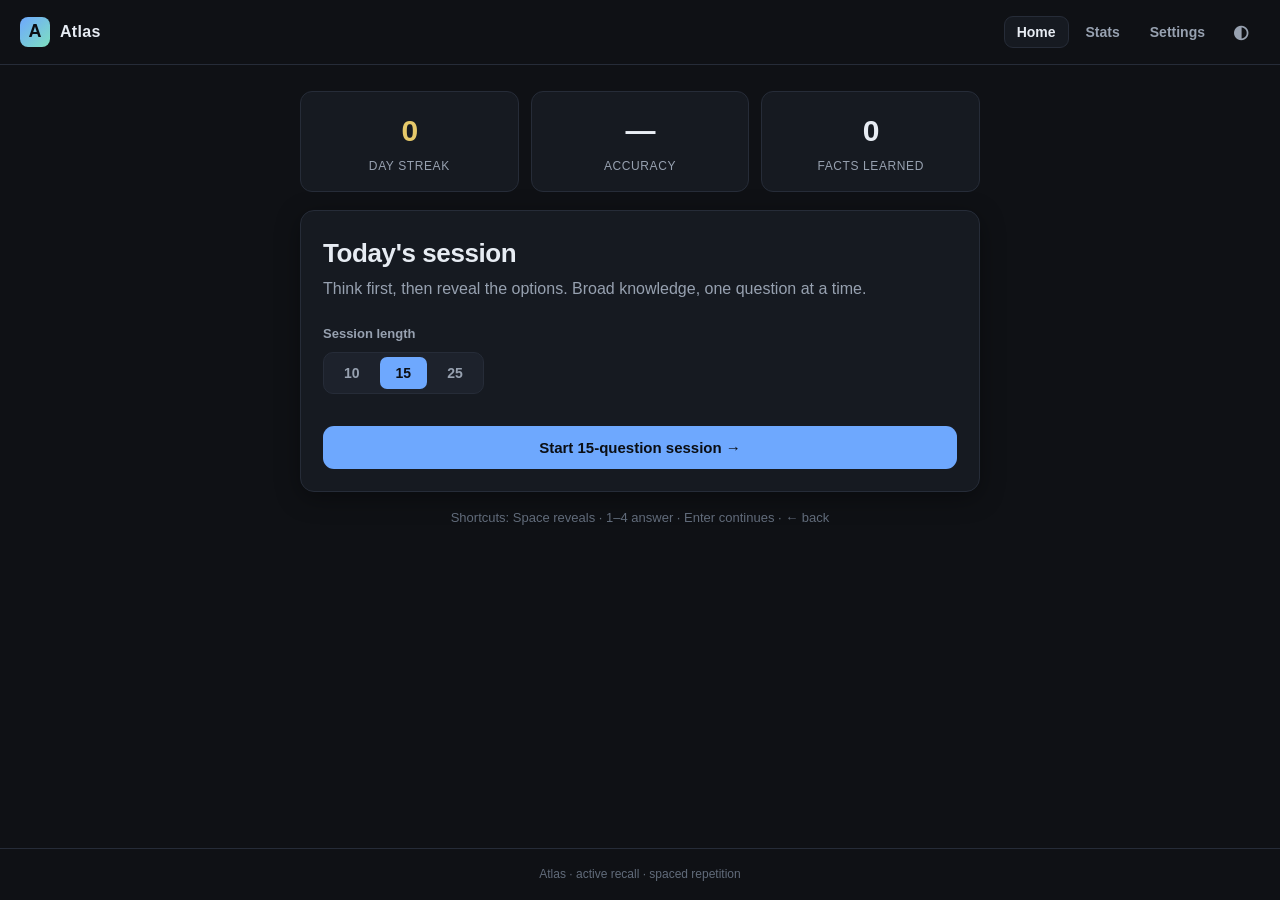
<file: atlas/index.html>
<!doctype html>
<html lang="en" data-theme="dark">
<head>
  <meta charset="utf-8" />
  <meta name="viewport" content="width=device-width, initial-scale=1, viewport-fit=cover" />
  <title>Atlas — Knowledge Training</title>
  <link rel="icon" href="data:image/svg+xml,%3Csvg xmlns='http://www.w3.org/2000/svg' viewBox='0 0 32 32'%3E%3Crect width='32' height='32' rx='7' fill='%236ea8fe'/%3E%3Ctext x='16' y='23' font-family='Arial,sans-serif' font-size='20' font-weight='bold' text-anchor='middle' fill='%230b0e13'%3EA%3C/text%3E%3C/svg%3E" />
  <link rel="stylesheet" href="styles.css" />
</head>
<body>
  <div id="app">
    <header class="topbar">
      <div class="brand" id="navHome" role="button" tabindex="0" aria-label="Atlas home">
        <span class="logo">A</span><span class="brand-name">Atlas</span>
      </div>
      <nav class="nav">
        <button class="nav-btn" data-view="home">Home</button>
        <button class="nav-btn" data-view="stats">Stats</button>
        <button class="nav-btn" data-view="settings">Settings</button>
        <button class="icon-btn" id="themeToggle" title="Toggle light/dark" aria-label="Toggle theme">◐</button>
      </nav>
    </header>

    <main id="main"><!-- views render here --></main>

    <footer class="foot">
      <span>Atlas · active recall · spaced repetition</span>
    </footer>
  </div>

  <!-- Data loads from questions.json (via a local server) or falls back to questions.js (double-click). -->
  <script src="app.js"></script>
</body>
</html>
</file>
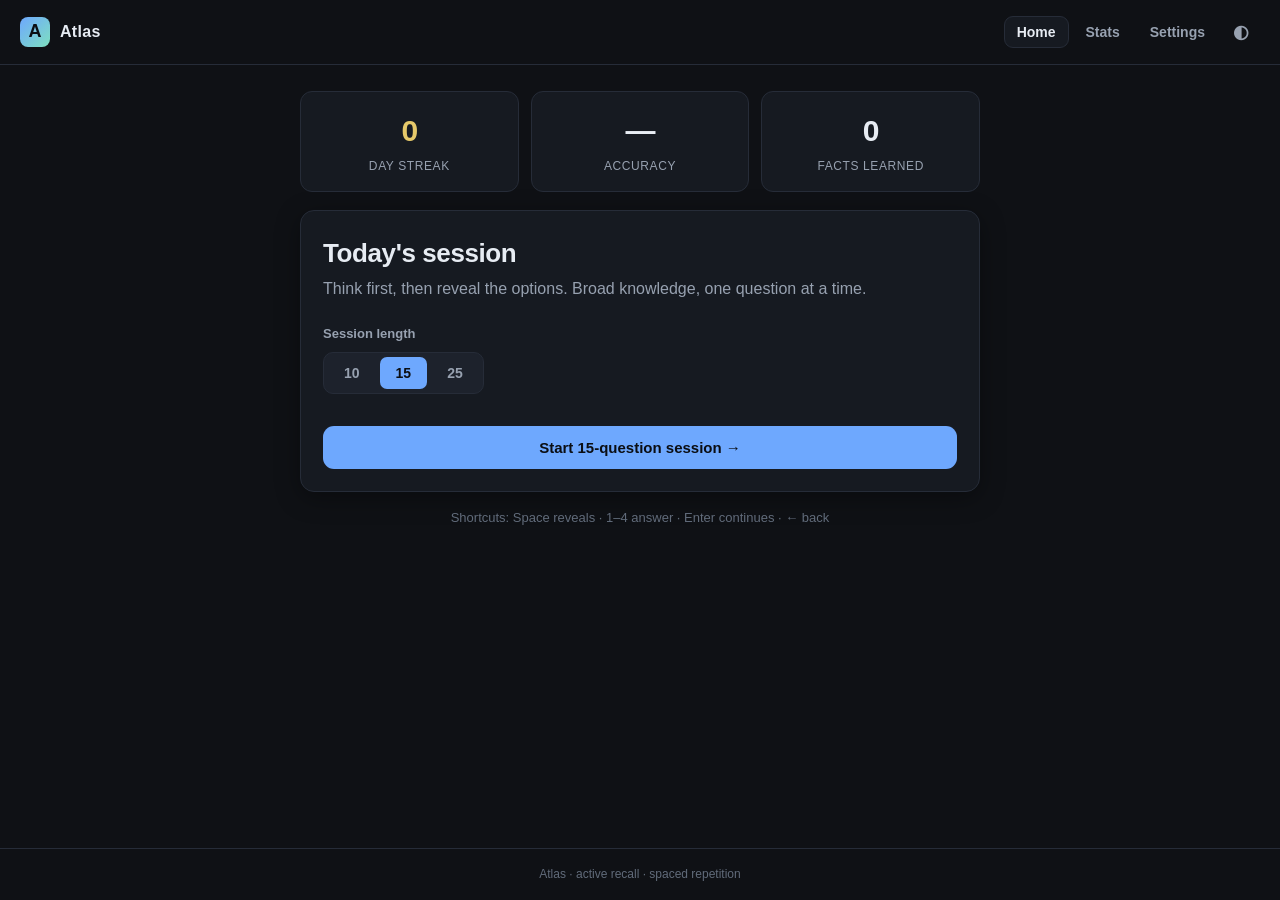
<file: atlas/atlas.html>
<!doctype html>
<html lang="en" data-theme="dark">
<head>
<meta charset="utf-8" />
<meta name="viewport" content="width=device-width, initial-scale=1, viewport-fit=cover" />
<title>Atlas — Knowledge Training</title>
<link rel="icon" href="data:image/svg+xml,%3Csvg xmlns='http://www.w3.org/2000/svg' viewBox='0 0 32 32'%3E%3Crect width='32' height='32' rx='7' fill='%236ea8fe'/%3E%3Ctext x='16' y='23' font-family='Arial,sans-serif' font-size='20' font-weight='bold' text-anchor='middle' fill='%230b0e13'%3EA%3C/text%3E%3C/svg%3E" />
<style>
/* Atlas — clean, focused, distraction-free. Dark by default. */
:root {
  --bg: #0f1115;
  --bg-elev: #161a21;
  --bg-elev2: #1d222c;
  --border: #262c38;
  --text: #e7ecf3;
  --text-dim: #97a1b0;
  --text-faint: #616b7a;
  --accent: #6ea8fe;
  --accent-2: #7ee0c0;
  --good: #4ec98f;
  --good-bg: rgba(78, 201, 143, 0.12);
  --bad: #f2777a;
  --bad-bg: rgba(242, 119, 122, 0.12);
  --warn: #e6c96a;
  --shadow: 0 6px 24px rgba(0, 0, 0, 0.35);
  --radius: 14px;
  --maxw: 720px;
}
:root[data-theme="light"] {
  --bg: #f6f7f9;
  --bg-elev: #ffffff;
  --bg-elev2: #f0f2f5;
  --border: #e2e6ec;
  --text: #1a1f27;
  --text-dim: #566072;
  --text-faint: #8b95a5;
  --accent: #2f6fe0;
  --accent-2: #169c78;
  --good: #1f9d61;
  --good-bg: rgba(31, 157, 97, 0.10);
  --bad: #d8484b;
  --bad-bg: rgba(216, 72, 75, 0.10);
  --warn: #b8860b;
  --shadow: 0 6px 24px rgba(20, 30, 50, 0.10);
}

* { box-sizing: border-box; }
html, body { margin: 0; padding: 0; }
body {
  background: var(--bg);
  color: var(--text);
  font: 16px/1.55 -apple-system, BlinkMacSystemFont, "Segoe UI", Roboto, Helvetica, Arial, sans-serif;
  -webkit-font-smoothing: antialiased;
  min-height: 100vh;
}

#app { display: flex; flex-direction: column; min-height: 100vh; }

/* Top bar */
.topbar {
  display: flex; align-items: center; justify-content: space-between;
  padding: 14px 20px; border-bottom: 1px solid var(--border);
  position: sticky; top: 0; background: var(--bg); z-index: 10;
}
.brand { display: flex; align-items: center; gap: 10px; cursor: pointer; user-select: none; }
.logo {
  display: grid; place-items: center; width: 30px; height: 30px; border-radius: 8px;
  background: linear-gradient(135deg, var(--accent), var(--accent-2));
  color: #0b0e13; font-weight: 800; font-size: 18px;
}
.brand-name { font-weight: 700; letter-spacing: 0.3px; }
.nav { display: flex; align-items: center; gap: 4px; }
.nav-btn, .icon-btn {
  background: transparent; color: var(--text-dim); border: 1px solid transparent;
  padding: 7px 12px; border-radius: 9px; cursor: pointer; font-size: 14px; font-weight: 600;
}
.nav-btn:hover, .icon-btn:hover { color: var(--text); background: var(--bg-elev); }
.nav-btn.active { color: var(--text); background: var(--bg-elev); border-color: var(--border); }
.icon-btn { font-size: 18px; padding: 6px 10px; }

/* Layout */
main { flex: 1; width: 100%; max-width: var(--maxw); margin: 0 auto; padding: 26px 20px 60px; }
.foot { text-align: center; color: var(--text-faint); font-size: 12px; padding: 16px; border-top: 1px solid var(--border); }

/* Cards */
.card {
  background: var(--bg-elev); border: 1px solid var(--border); border-radius: var(--radius);
  padding: 22px; box-shadow: var(--shadow);
}
.card + .card { margin-top: 16px; }

h1 { font-size: 26px; margin: 0 0 4px; letter-spacing: -0.4px; }
h2 { font-size: 18px; margin: 0 0 12px; }
h3 { font-size: 14px; margin: 0 0 10px; color: var(--text-dim); text-transform: uppercase; letter-spacing: 0.6px; }
.sub { color: var(--text-dim); margin: 0 0 22px; }
p { margin: 0 0 12px; }

/* Buttons */
.btn {
  display: inline-flex; align-items: center; justify-content: center; gap: 8px;
  background: var(--accent); color: #0b0e13; border: none; border-radius: 11px;
  padding: 13px 20px; font-size: 15px; font-weight: 700; cursor: pointer; width: 100%;
  transition: filter .12s ease, transform .05s ease;
}
.btn:hover { filter: brightness(1.06); }
.btn:active { transform: translateY(1px); }
.btn.secondary { background: var(--bg-elev2); color: var(--text); border: 1px solid var(--border); }
.btn.ghost { background: transparent; color: var(--text-dim); border: 1px solid var(--border); }
.btn.danger { background: transparent; color: var(--bad); border: 1px solid var(--bad); }
.btn:disabled { opacity: .5; cursor: not-allowed; }
.btn-row { display: flex; gap: 10px; }
.btn-row .btn { width: auto; flex: 1; }

/* Home stat strip */
.stat-strip { display: grid; grid-template-columns: repeat(3, 1fr); gap: 12px; margin-bottom: 18px; }
.stat {
  background: var(--bg-elev); border: 1px solid var(--border); border-radius: 12px; padding: 16px;
  text-align: center;
}
.stat .big { font-size: 30px; font-weight: 800; letter-spacing: -1px; }
.stat .lbl { color: var(--text-dim); font-size: 12px; text-transform: uppercase; letter-spacing: 0.6px; margin-top: 2px; }
.stat .flame { color: var(--warn); }

/* Segmented control */
.seg { display: inline-flex; background: var(--bg-elev2); border: 1px solid var(--border); border-radius: 10px; padding: 4px; gap: 4px; }
.seg button {
  background: transparent; border: none; color: var(--text-dim); padding: 8px 16px; border-radius: 7px;
  cursor: pointer; font-weight: 600; font-size: 14px;
}
.seg button.active { background: var(--accent); color: #0b0e13; }

.field { margin: 16px 0; }
.field label { display: block; font-size: 13px; color: var(--text-dim); margin-bottom: 8px; font-weight: 600; }

/* Banner */
.banner {
  display: flex; align-items: center; justify-content: space-between; gap: 14px; flex-wrap: wrap;
  background: linear-gradient(135deg, rgba(110,168,254,.14), rgba(126,224,192,.10));
  border: 1px solid var(--border); border-radius: 12px; padding: 16px 18px; margin-bottom: 18px;
}
.banner .txt strong { display: block; }
.banner .txt span { color: var(--text-dim); font-size: 14px; }
.banner .btn { width: auto; }

/* ---- Quiz ---- */
.quiz-head { display: flex; align-items: center; justify-content: space-between; margin-bottom: 16px; color: var(--text-dim); font-size: 13px; }
.progress { height: 6px; background: var(--bg-elev2); border-radius: 99px; overflow: hidden; margin-bottom: 22px; border: 1px solid var(--border); }
.progress > i { display: block; height: 100%; background: linear-gradient(90deg, var(--accent), var(--accent-2)); transition: width .3s ease; }

.tags { display: flex; gap: 8px; flex-wrap: wrap; margin-bottom: 16px; }
.tag { font-size: 11px; font-weight: 700; text-transform: uppercase; letter-spacing: .5px; padding: 4px 9px; border-radius: 99px; border: 1px solid var(--border); color: var(--text-dim); }
.tag.topic { color: var(--accent); border-color: color-mix(in srgb, var(--accent) 40%, var(--border)); }
.tag.easy { color: var(--good); } .tag.medium { color: var(--warn); } .tag.hard { color: var(--bad); }
.tag.connect { color: var(--accent-2); border-color: color-mix(in srgb, var(--accent-2) 40%, var(--border)); }

.qtext { font-size: 24px; line-height: 1.35; font-weight: 600; letter-spacing: -0.3px; margin: 6px 0 24px; }
@media (min-width: 600px){ .qtext { font-size: 27px; } }

.recall-hint { color: var(--text-faint); font-size: 14px; margin-bottom: 20px; font-style: italic; }

.choices { display: flex; flex-direction: column; gap: 10px; }
.choice {
  display: flex; align-items: center; gap: 14px; text-align: left; width: 100%;
  background: var(--bg-elev2); border: 1px solid var(--border); color: var(--text);
  padding: 15px 16px; border-radius: 12px; cursor: pointer; font-size: 16px; line-height: 1.4;
  transition: border-color .12s ease, background .12s ease;
}
.choice:hover:not(:disabled) { border-color: var(--accent); }
.choice .key {
  flex: 0 0 26px; height: 26px; display: grid; place-items: center; border-radius: 7px;
  background: var(--bg); border: 1px solid var(--border); font-size: 13px; font-weight: 700; color: var(--text-dim);
}
.choice:disabled { cursor: default; }
.choice.correct { border-color: var(--good); background: var(--good-bg); }
.choice.correct .key { background: var(--good); color: #06130d; border-color: var(--good); }
.choice.wrong { border-color: var(--bad); background: var(--bad-bg); }
.choice.wrong .key { background: var(--bad); color: #1a0606; border-color: var(--bad); }
.choice.muted { opacity: .55; }

/* Feedback */
.feedback { margin-top: 22px; border-top: 1px solid var(--border); padding-top: 20px; }
.verdict { font-size: 18px; font-weight: 800; margin-bottom: 12px; display: flex; align-items: center; gap: 8px; }
.verdict.correct { color: var(--good); }
.verdict.wrong { color: var(--bad); }
.fb-block { margin: 12px 0; }
.fb-block .k { font-size: 11px; text-transform: uppercase; letter-spacing: .6px; color: var(--text-faint); font-weight: 700; margin-bottom: 3px; }
.fb-block .v { color: var(--text); }
.fb-block.connection .v { color: var(--accent-2); }
.fb-block.distractor .v { color: var(--text-dim); }
.fb-block.context { border-left: 2px solid var(--border); padding-left: 12px; }
.fb-block.context .v { color: var(--text-dim); }

/* Summary */
.score-hero { text-align: center; padding: 10px 0 20px; }
.score-hero .pct { font-size: 56px; font-weight: 800; letter-spacing: -2px; line-height: 1; }
.score-hero .frac { color: var(--text-dim); margin-top: 6px; }

.breakdown-row { display: flex; align-items: center; gap: 12px; margin: 10px 0; }
.breakdown-row .name { flex: 0 0 130px; font-weight: 600; font-size: 14px; }
.bar { flex: 1; height: 8px; background: var(--bg-elev2); border-radius: 99px; overflow: hidden; border: 1px solid var(--border); }
.bar > i { display: block; height: 100%; background: linear-gradient(90deg, var(--accent), var(--accent-2)); }
.breakdown-row .val { flex: 0 0 64px; text-align: right; color: var(--text-dim); font-size: 13px; font-variant-numeric: tabular-nums; }

.recap-item { padding: 12px 0; border-bottom: 1px solid var(--border); }
.recap-item:last-child { border-bottom: none; }
.recap-item .q { font-weight: 600; margin-bottom: 3px; }
.recap-item .a { color: var(--good); font-size: 14px; }
.recap-item .e { color: var(--text-dim); font-size: 14px; margin-top: 3px; }

.review-list li { color: var(--text-dim); margin-bottom: 8px; }

/* Dashboard */
.metric-grid { display: grid; grid-template-columns: repeat(auto-fit, minmax(140px, 1fr)); gap: 12px; margin-bottom: 16px; }
.spark { width: 100%; height: 70px; display: block; }
.tbl { width: 100%; border-collapse: collapse; font-size: 14px; }
.tbl td { padding: 8px 0; border-bottom: 1px solid var(--border); }
.tbl td:last-child { text-align: right; color: var(--text-dim); font-variant-numeric: tabular-nums; }
.pill { font-size: 12px; padding: 2px 8px; border-radius: 99px; font-weight: 700; }
.pill.strong { color: var(--good); background: var(--good-bg); }
.pill.weak { color: var(--bad); background: var(--bad-bg); }

.muted-note { color: var(--text-faint); font-size: 13px; }
.center { text-align: center; }
.mt { margin-top: 16px; }
.hidden { display: none !important; }
.error-box { color: var(--bad); background: var(--bad-bg); border: 1px solid var(--bad); border-radius: 10px; padding: 16px; }

kbd {
  font: inherit; font-size: 12px; background: var(--bg-elev2); border: 1px solid var(--border);
  border-bottom-width: 2px; border-radius: 5px; padding: 1px 6px; color: var(--text-dim);
}

</style>
</head>
<body>

<div id="app">
  <header class="topbar">
    <div class="brand" id="navHome" role="button" tabindex="0" aria-label="Atlas home">
      <span class="logo">A</span><span class="brand-name">Atlas</span>
    </div>
    <nav class="nav">
      <button class="nav-btn" data-view="home">Home</button>
      <button class="nav-btn" data-view="stats">Stats</button>
      <button class="nav-btn" data-view="settings">Settings</button>
      <button class="icon-btn" id="themeToggle" title="Toggle light/dark" aria-label="Toggle theme">◐</button>
    </nav>
  </header>
  <main id="main"></main>
  <footer class="foot"><span>Atlas · active recall · spaced repetition</span></footer>
</div>
<script>
window.ATLAS_QUESTIONS = [
  {
    "id": "h001",
    "topic": "History",
    "subtopic": "Ancient Egypt",
    "difficulty": "easy",
    "question": "What was the primary purpose of the Great Pyramid of Giza?",
    "choices": [
      "A royal palace",
      "A tomb for a pharaoh",
      "A grain storehouse",
      "An astronomical observatory"
    ],
    "answerIndex": 1,
    "explanation": "The Great Pyramid was built around 2560 BCE as a monumental tomb for the pharaoh Khufu.",
    "context": "Built c. 2560 BCE at Giza for the pharaoh Khufu, it was the tallest human-made structure on Earth for nearly 4,000 years.",
    "distractorNotes": "It aligns to cardinal directions, but 'observatory' is a modern myth — its function was funerary.",
    "connection": "Part of the same Old Kingdom pyramid-building tradition centered on Memphis."
  },
  {
    "id": "h002",
    "topic": "History",
    "subtopic": "Ancient Egypt",
    "difficulty": "medium",
    "question": "The Rosetta Stone was crucial because it allowed scholars to decipher which script?",
    "choices": [
      "Cuneiform",
      "Egyptian hieroglyphs",
      "Linear B",
      "Sanskrit"
    ],
    "answerIndex": 1,
    "explanation": "Its parallel Greek text let Champollion crack hieroglyphs in the 1820s.",
    "context": "A stele carved in 196 BCE and rediscovered in 1799 near the town of Rosetta in Egypt; Jean-François Champollion cracked its hieroglyphs in 1822.",
    "distractorNotes": "Linear B was decoded later (1950s) by Ventris — a different script entirely.",
    "connection": "Found by Napoleon's expedition to Egypt in 1799."
  },
  {
    "id": "h003",
    "topic": "History",
    "subtopic": "Ancient Egypt",
    "difficulty": "medium",
    "question": "Cleopatra VII, the last active ruler of Ptolemaic Egypt, was of what ancestry?",
    "choices": [
      "Egyptian",
      "Greek (Macedonian)",
      "Persian",
      "Nubian"
    ],
    "answerIndex": 1,
    "explanation": "The Ptolemies descended from Ptolemy I, a Macedonian Greek general of Alexander the Great.",
    "context": "Cleopatra VII lived 69–30 BCE and ruled from Alexandria; her Greek Ptolemaic line had governed Egypt since the 300s BCE.",
    "distractorNotes": "Though queen of Egypt, her dynasty was Greek-speaking and Hellenistic in culture.",
    "connection": "Her death in 30 BCE marked Egypt's absorption into the Roman Empire."
  },
  {
    "id": "h004",
    "topic": "History",
    "subtopic": "Ancient Greece",
    "difficulty": "easy",
    "question": "Which Greek city-state was famous for its rigorous military training and warrior society?",
    "choices": [
      "Athens",
      "Corinth",
      "Sparta",
      "Thebes"
    ],
    "answerIndex": 2,
    "explanation": "Sparta organized its entire society around producing disciplined hoplite soldiers.",
    "context": "Sparta was a militaristic city-state in the southern Greek Peloponnese, dominant in the 5th–4th centuries BCE.",
    "distractorNotes": "Athens was the cultural and democratic rival — power, not soldiering, defined it.",
    "connection": "Athens and Sparta led opposing sides in the Peloponnesian War."
  },
  {
    "id": "h005",
    "topic": "History",
    "subtopic": "Ancient Greece",
    "difficulty": "medium",
    "question": "The Battle of Marathon (490 BCE) was fought between Athens and which empire?",
    "choices": [
      "Macedon",
      "The Persian Empire",
      "Carthage",
      "Rome"
    ],
    "answerIndex": 1,
    "explanation": "Athens repelled a Persian invasion at Marathon, a defining moment of the Greco-Persian Wars.",
    "context": "Fought in 490 BCE near Athens during Darius I's first Persian invasion of Greece.",
    "distractorNotes": "Macedon rose later under Philip II and Alexander — not Athens' foe here.",
    "connection": "The later Persian invasion under Xerxes led to Thermopylae and Salamis."
  },
  {
    "id": "h006",
    "topic": "History",
    "subtopic": "Ancient Greece",
    "difficulty": "medium",
    "question": "Alexander the Great was tutored as a youth by which philosopher?",
    "choices": [
      "Plato",
      "Socrates",
      "Aristotle",
      "Diogenes"
    ],
    "answerIndex": 2,
    "explanation": "Aristotle tutored the young Alexander in Macedon, shaping his outlook.",
    "context": "Aristotle (384–322 BCE) tutored the teenage Alexander around 343 BCE at the Macedonian court.",
    "distractorNotes": "Aristotle studied under Plato, but it was Aristotle himself who taught Alexander.",
    "connection": "Aristotle had been a student of Plato, who studied under Socrates."
  },
  {
    "id": "h007",
    "topic": "History",
    "subtopic": "Ancient Greece",
    "difficulty": "hard",
    "question": "The Greek defeat of Athens in the Peloponnesian War (404 BCE) was largely secured with naval help from which unlikely backer of Sparta?",
    "choices": [
      "Egypt",
      "Persia",
      "Carthage",
      "Macedon"
    ],
    "answerIndex": 1,
    "explanation": "Persian gold funded the Spartan fleet that finally broke Athenian sea power.",
    "context": "The Peloponnesian War (431–404 BCE) ended when Persian-funded Sparta destroyed Athens' fleet at Aegospotami.",
    "distractorNotes": "Persia had been Greece's enemy decades earlier — the alliance was purely strategic.",
    "connection": "Persia's earlier invasions had united Athens and Sparta against a common foe."
  },
  {
    "id": "h008",
    "topic": "History",
    "subtopic": "Ancient Rome",
    "difficulty": "easy",
    "question": "Who was the first Roman emperor?",
    "choices": [
      "Julius Caesar",
      "Augustus",
      "Nero",
      "Constantine"
    ],
    "answerIndex": 1,
    "explanation": "Augustus (Octavian) became the first emperor in 27 BCE, ending the Republic.",
    "context": "Augustus (63 BCE–14 CE), born Octavian, took sole power in 27 BCE, launching the Roman Empire and the Pax Romana.",
    "distractorNotes": "Julius Caesar was a dictator but never emperor — he was assassinated in 44 BCE.",
    "connection": "Augustus was Julius Caesar's adopted heir and great-nephew."
  },
  {
    "id": "h009",
    "topic": "History",
    "subtopic": "Ancient Rome",
    "difficulty": "easy",
    "question": "Julius Caesar was assassinated in what year?",
    "choices": [
      "44 BCE",
      "27 BCE",
      "14 CE",
      "79 CE"
    ],
    "answerIndex": 0,
    "explanation": "He was stabbed by senators on the Ides of March, 44 BCE.",
    "context": "Caesar was stabbed to death by a group of senators in Rome on 15 March — the Ides of March — in 44 BCE.",
    "distractorNotes": "27 BCE is when Augustus took power — after Caesar's death, not the same event.",
    "connection": "His death triggered civil wars that ended with Augustus founding the empire."
  },
  {
    "id": "h010",
    "topic": "History",
    "subtopic": "Ancient Rome",
    "difficulty": "medium",
    "question": "The Punic Wars were fought between Rome and which rival power?",
    "choices": [
      "Greece",
      "Egypt",
      "Carthage",
      "Persia"
    ],
    "answerIndex": 2,
    "explanation": "Rome fought three Punic Wars against Carthage, destroying it in 146 BCE.",
    "context": "Three wars (264–146 BCE) between Rome and the North African city of Carthage; Rome razed Carthage in 146 BCE.",
    "distractorNotes": "Hannibal was Carthaginian, not Greek — the wars were with Carthage.",
    "connection": "Hannibal's crossing of the Alps came in the Second Punic War."
  },
  {
    "id": "h011",
    "topic": "History",
    "subtopic": "Ancient Rome",
    "difficulty": "medium",
    "question": "Which general famously crossed the Alps with war elephants to attack Rome?",
    "choices": [
      "Scipio",
      "Hannibal",
      "Pyrrhus",
      "Vercingetorix"
    ],
    "answerIndex": 1,
    "explanation": "Hannibal of Carthage crossed the Alps in 218 BCE during the Second Punic War.",
    "context": "Hannibal (247–183 BCE) led Carthage's army over the Alps into Italy in 218 BCE during the Second Punic War.",
    "distractorNotes": "Scipio was the Roman who ultimately defeated Hannibal at Zama.",
    "connection": "His campaign was part of Carthage's long struggle with Rome in the Punic Wars."
  },
  {
    "id": "h012",
    "topic": "History",
    "subtopic": "Ancient Rome",
    "difficulty": "hard",
    "question": "In what year did the Western Roman Empire traditionally 'fall' when the last emperor was deposed?",
    "choices": [
      "410 CE",
      "476 CE",
      "527 CE",
      "800 CE"
    ],
    "answerIndex": 1,
    "explanation": "In 476 CE the Germanic leader Odoacer deposed Romulus Augustulus, ending the Western Empire.",
    "context": "The Western Roman Empire ended in 476 CE when the Germanic leader Odoacer deposed the boy-emperor Romulus Augustulus in Italy.",
    "distractorNotes": "410 CE was Alaric's sack of Rome — dramatic, but the empire limped on for decades.",
    "connection": "The Eastern (Byzantine) Empire continued for nearly another thousand years."
  },
  {
    "id": "h013",
    "topic": "History",
    "subtopic": "Byzantine Empire",
    "difficulty": "medium",
    "question": "The Byzantine emperor Justinian is best known for compiling what enduring legal work?",
    "choices": [
      "The Twelve Tables",
      "The Corpus Juris Civilis",
      "The Napoleonic Code",
      "Hammurabi's Code"
    ],
    "answerIndex": 1,
    "explanation": "Justinian's Corpus Juris Civilis codified Roman law and shaped later European legal systems.",
    "context": "Justinian I (r. 527–565 CE) ruled the Eastern Roman (Byzantine) Empire from Constantinople and had Roman law codified.",
    "distractorNotes": "The Napoleonic Code came over a millennium later, though it drew on Roman ideas.",
    "connection": "Justinian also built the Hagia Sophia in Constantinople."
  },
  {
    "id": "h014",
    "topic": "History",
    "subtopic": "Byzantine Empire",
    "difficulty": "hard",
    "question": "In what year did Constantinople fall to the Ottoman Turks, ending the Byzantine Empire?",
    "choices": [
      "1204",
      "1453",
      "1492",
      "1520"
    ],
    "answerIndex": 1,
    "explanation": "Mehmed II captured Constantinople in 1453, ending the last remnant of the Roman Empire.",
    "context": "Constantinople fell to Sultan Mehmed II on 29 May 1453, ending the thousand-year Byzantine Empire.",
    "distractorNotes": "1204 was the Crusader sack of the city — damaging, but not the final fall.",
    "connection": "The fall pushed Greek scholars west, feeding the Renaissance."
  },
  {
    "id": "h015",
    "topic": "History",
    "subtopic": "Ancient China",
    "difficulty": "medium",
    "question": "Which Chinese emperor unified China and is associated with the Terracotta Army?",
    "choices": [
      "Kublai Khan",
      "Qin Shi Huang",
      "Emperor Wu of Han",
      "Confucius"
    ],
    "answerIndex": 1,
    "explanation": "Qin Shi Huang unified China in 221 BCE and was buried with the Terracotta Army.",
    "context": "Qin Shi Huang (259–210 BCE) unified China in 221 BCE as its first emperor; his tomb near Xi'an holds the Terracotta Army.",
    "distractorNotes": "Confucius was a philosopher, not an emperor, and lived centuries earlier.",
    "connection": "He also began connecting walls that would become the Great Wall of China."
  },
  {
    "id": "h016",
    "topic": "History",
    "subtopic": "Ancient China",
    "difficulty": "hard",
    "question": "The Han Dynasty is often paralleled with which contemporaneous Western empire at its height?",
    "choices": [
      "The Roman Empire",
      "The Persian Empire",
      "The Ottoman Empire",
      "Ancient Egypt"
    ],
    "answerIndex": 0,
    "explanation": "The Han (206 BCE–220 CE) flourished alongside Rome, both vast empires linked by the Silk Road.",
    "context": "The Han dynasty (206 BCE–220 CE) ruled China during the same centuries Rome dominated the Mediterranean.",
    "distractorNotes": "The Ottomans arose over a thousand years later — wrong era entirely.",
    "connection": "Silk Road trade connected Han China indirectly to the Roman world.",
    "connect": true
  },
  {
    "id": "h017",
    "topic": "History",
    "subtopic": "Mongol Empire",
    "difficulty": "easy",
    "question": "Who founded the Mongol Empire in the early 13th century?",
    "choices": [
      "Kublai Khan",
      "Genghis Khan",
      "Timur",
      "Attila"
    ],
    "answerIndex": 1,
    "explanation": "Genghis Khan united the Mongol tribes and launched conquests around 1206.",
    "context": "Genghis Khan (c. 1162–1227) united the Mongol tribes and began his conquests around 1206.",
    "distractorNotes": "Kublai Khan was his grandson, who later ruled China as the Yuan dynasty.",
    "connection": "Kublai Khan extended the empire and founded the Yuan dynasty in China."
  },
  {
    "id": "h018",
    "topic": "History",
    "subtopic": "Mongol Empire",
    "difficulty": "medium",
    "question": "The Mongol Empire became the largest contiguous land empire in history. Kublai Khan's rule in China established which dynasty?",
    "choices": [
      "Ming",
      "Song",
      "Yuan",
      "Tang"
    ],
    "answerIndex": 2,
    "explanation": "Kublai Khan founded the Yuan dynasty, ruling China from 1271.",
    "context": "Kublai Khan (1215–1294), Genghis's grandson, founded China's Yuan dynasty in 1271.",
    "distractorNotes": "The Ming dynasty came after, overthrowing Mongol rule in 1368.",
    "connection": "Marco Polo reportedly served at Kublai Khan's court."
  },
  {
    "id": "h019",
    "topic": "History",
    "subtopic": "Islamic Golden Age",
    "difficulty": "medium",
    "question": "The 'House of Wisdom,' a major center of learning and translation, was located in which city?",
    "choices": [
      "Cairo",
      "Baghdad",
      "Cordoba",
      "Damascus"
    ],
    "answerIndex": 1,
    "explanation": "Baghdad's House of Wisdom under the Abbasids preserved and expanded Greek, Persian, and Indian knowledge.",
    "context": "The House of Wisdom flourished in Abbasid Baghdad, especially during the 8th–9th centuries CE.",
    "distractorNotes": "Cordoba was a great center too, but the House of Wisdom specifically was in Baghdad.",
    "connection": "Its translations later reached Europe, helping spark the Renaissance."
  },
  {
    "id": "h020",
    "topic": "History",
    "subtopic": "Islamic Golden Age",
    "difficulty": "hard",
    "question": "The mathematician al-Khwarizmi gave his name to which modern term?",
    "choices": [
      "Calculus",
      "Algorithm",
      "Logarithm",
      "Geometry"
    ],
    "answerIndex": 1,
    "explanation": "'Algorithm' derives from the Latinized form of al-Khwarizmi's name; 'algebra' from his book's title.",
    "context": "Al-Khwarizmi (c. 780–850) worked in Baghdad; 'algebra' comes from his book al-jabr, and 'algorithm' from his name.",
    "distractorNotes": "Logarithms were developed much later by John Napier in the 1600s.",
    "connection": "His work reached Europe via translations from centers like Toledo."
  },
  {
    "id": "h021",
    "topic": "History",
    "subtopic": "Medieval Europe",
    "difficulty": "easy",
    "question": "The Magna Carta, sealed in 1215, limited the power of which English king?",
    "choices": [
      "Henry VIII",
      "King John",
      "Richard III",
      "William the Conqueror"
    ],
    "answerIndex": 1,
    "explanation": "Barons forced King John to seal Magna Carta, curbing royal power and asserting rights.",
    "context": "Sealed at Runnymede, England, in 1215, Magna Carta forced King John to accept that the king was subject to law.",
    "distractorNotes": "Henry VIII reigned three centuries later — wrong era.",
    "connection": "Its principles influenced later constitutional ideas, including in the United States."
  },
  {
    "id": "h022",
    "topic": "History",
    "subtopic": "Medieval Europe",
    "difficulty": "medium",
    "question": "The Black Death, which killed a large share of Europe's population, peaked in which decade?",
    "choices": [
      "1240s",
      "1340s",
      "1450s",
      "1520s"
    ],
    "answerIndex": 1,
    "explanation": "The plague swept Europe roughly 1347–1351, killing perhaps a third of the population.",
    "context": "The Black Death swept Europe c. 1347–1351, killing perhaps a third of the population.",
    "distractorNotes": "The 1520s saw other crises, but the great Black Death peaked in the late 1340s.",
    "connection": "Labor shortages afterward helped weaken feudalism."
  },
  {
    "id": "h023",
    "topic": "History",
    "subtopic": "Medieval Europe",
    "difficulty": "medium",
    "question": "The Battle of Hastings in 1066 resulted in the Norman conquest of England led by whom?",
    "choices": [
      "William the Conqueror",
      "Charlemagne",
      "Harold Godwinson",
      "Richard the Lionheart"
    ],
    "answerIndex": 0,
    "explanation": "William, Duke of Normandy, defeated King Harold at Hastings and became king of England.",
    "context": "The Battle of Hastings was fought in 1066 in southern England; William of Normandy then became king of England.",
    "distractorNotes": "Harold Godwinson was the English king who lost — and died — at Hastings.",
    "connection": "The conquest brought French language and customs into English governance."
  },
  {
    "id": "h024",
    "topic": "History",
    "subtopic": "Medieval Europe",
    "difficulty": "hard",
    "question": "Charlemagne was crowned 'Emperor of the Romans' by the Pope in what year?",
    "choices": [
      "800 CE",
      "962 CE",
      "1066 CE",
      "1215 CE"
    ],
    "answerIndex": 0,
    "explanation": "Pope Leo III crowned Charlemagne on Christmas Day, 800 CE, reviving an imperial title in the West.",
    "context": "Charlemagne (c. 748–814) was crowned emperor in Rome on Christmas Day 800; his empire later split into France and Germany.",
    "distractorNotes": "962 CE was Otto I's coronation, founding the later Holy Roman Empire.",
    "connection": "His empire fragmented into realms that shaped France and Germany.",
    "connect": true
  },
  {
    "id": "h025",
    "topic": "History",
    "subtopic": "Crusades",
    "difficulty": "medium",
    "question": "The First Crusade, launched in 1095, had what primary goal?",
    "choices": [
      "Convert Spain",
      "Capture Jerusalem",
      "Conquer Constantinople",
      "Defeat the Mongols"
    ],
    "answerIndex": 1,
    "explanation": "Pope Urban II called the First Crusade to seize Jerusalem from Muslim control; it fell in 1099.",
    "context": "The First Crusade (1096–1099), called by Pope Urban II, captured Jerusalem in 1099.",
    "distractorNotes": "Constantinople was Christian at the time — its sack came in the Fourth Crusade.",
    "connection": "Later crusades increased contact between Europe and the Islamic world."
  },
  {
    "id": "h026",
    "topic": "History",
    "subtopic": "Renaissance",
    "difficulty": "easy",
    "question": "In which country did the Renaissance begin?",
    "choices": [
      "France",
      "England",
      "Italy",
      "Germany"
    ],
    "answerIndex": 2,
    "explanation": "The Renaissance began in Italian city-states like Florence in the 14th century.",
    "context": "The Renaissance began in Italian city-states such as Florence in the 14th century and spread across Europe.",
    "distractorNotes": "Germany was key to the later Reformation, but the Renaissance started in Italy.",
    "connection": "Wealthy patrons like the Medici funded Renaissance art."
  },
  {
    "id": "h027",
    "topic": "History",
    "subtopic": "Renaissance",
    "difficulty": "medium",
    "question": "Which family were the powerful banking patrons of Renaissance Florence?",
    "choices": [
      "The Borgias",
      "The Medici",
      "The Habsburgs",
      "The Sforza"
    ],
    "answerIndex": 1,
    "explanation": "The Medici bankrolled artists and thinkers, dominating Florentine politics and culture.",
    "context": "The Medici dominated Florence from the 15th century, funding Renaissance art and producing popes and queens.",
    "distractorNotes": "The Sforza ruled Milan; the Medici were the Florentine patrons.",
    "connection": "Their patronage supported figures connected to Leonardo and Michelangelo."
  },
  {
    "id": "h028",
    "topic": "History",
    "subtopic": "Renaissance",
    "difficulty": "medium",
    "question": "Johannes Gutenberg's key innovation around 1440 was what?",
    "choices": [
      "The telescope",
      "Movable-type printing in Europe",
      "Paper",
      "The mechanical clock"
    ],
    "answerIndex": 1,
    "explanation": "Gutenberg's movable-type press let books be mass-produced, spreading ideas rapidly.",
    "context": "Around 1440 in Mainz, Germany, Gutenberg introduced movable-type printing to Europe.",
    "distractorNotes": "Paper predated him by centuries, arriving from China via the Islamic world.",
    "connection": "Cheap printed books helped fuel the Reformation and Scientific Revolution."
  },
  {
    "id": "h029",
    "topic": "History",
    "subtopic": "Reformation",
    "difficulty": "easy",
    "question": "Who is traditionally said to have sparked the Protestant Reformation in 1517?",
    "choices": [
      "John Calvin",
      "Martin Luther",
      "Henry VIII",
      "Erasmus"
    ],
    "answerIndex": 1,
    "explanation": "Martin Luther's Ninety-Five Theses challenged Church practices, igniting the Reformation.",
    "context": "Martin Luther (1483–1546) posted his Ninety-Five Theses in Wittenberg in 1517, sparking the Reformation.",
    "distractorNotes": "Calvin came slightly later, building a distinct branch of Protestantism.",
    "connection": "The printing press spread Luther's writings across Europe fast."
  },
  {
    "id": "h030",
    "topic": "History",
    "subtopic": "Reformation",
    "difficulty": "medium",
    "question": "King Henry VIII broke from the Catholic Church largely to accomplish what?",
    "choices": [
      "Annul his marriage",
      "Fund a crusade",
      "Adopt Calvinism",
      "End Latin services"
    ],
    "answerIndex": 0,
    "explanation": "Denied an annulment by the Pope, Henry made himself head of the Church of England.",
    "context": "Henry VIII (r. 1509–1547) broke with Rome in the 1530s and made himself head of the Church of England.",
    "distractorNotes": "His break was political and personal, not initially about Protestant theology like Calvinism.",
    "connection": "His split paralleled the wider Reformation shaking Europe."
  },
  {
    "id": "h031",
    "topic": "History",
    "subtopic": "Age of Exploration",
    "difficulty": "easy",
    "question": "In 1492, Christopher Columbus sailed west under the sponsorship of which crown?",
    "choices": [
      "Portugal",
      "England",
      "Spain",
      "France"
    ],
    "answerIndex": 2,
    "explanation": "Ferdinand and Isabella of Spain funded Columbus's voyage across the Atlantic.",
    "context": "Columbus (1451–1506) crossed the Atlantic in 1492, sponsored by Ferdinand and Isabella of Spain.",
    "distractorNotes": "Portugal led exploration too, but Columbus sailed for Spain.",
    "connection": "His voyages began sustained European contact with the Americas."
  },
  {
    "id": "h032",
    "topic": "History",
    "subtopic": "Age of Exploration",
    "difficulty": "medium",
    "question": "Which explorer's expedition completed the first circumnavigation of the globe (1519–1522)?",
    "choices": [
      "Vasco da Gama",
      "Ferdinand Magellan",
      "Francis Drake",
      "Amerigo Vespucci"
    ],
    "answerIndex": 1,
    "explanation": "Magellan's expedition circled the globe, though he died in the Philippines before it finished.",
    "context": "Magellan's Spanish expedition sailed 1519–1522; Magellan himself died in the Philippines in 1521 before it finished.",
    "distractorNotes": "Drake circumnavigated later (1577–80); Magellan's voyage was first.",
    "connection": "The voyage proved the Americas were separate from Asia."
  },
  {
    "id": "h032b",
    "topic": "History",
    "subtopic": "Age of Exploration",
    "difficulty": "hard",
    "question": "The 1494 Treaty of Tordesillas divided newly explored lands between which two powers?",
    "choices": [
      "Spain and Portugal",
      "England and France",
      "Spain and England",
      "Portugal and the Netherlands"
    ],
    "answerIndex": 0,
    "explanation": "Spain and Portugal split the non-European world along a meridian, brokered by the Pope.",
    "context": "The 1494 Treaty of Tordesillas divided newly explored lands between Spain and Portugal along a meridian, sanctioned by the papacy.",
    "distractorNotes": "England and France challenged it later, but weren't parties to the treaty.",
    "connection": "It explains why Brazil speaks Portuguese while most of Latin America speaks Spanish."
  },
  {
    "id": "h033",
    "topic": "History",
    "subtopic": "Age of Exploration",
    "difficulty": "medium",
    "question": "The Aztec Empire was conquered in the 1520s by a Spanish expedition led by whom?",
    "choices": [
      "Francisco Pizarro",
      "Hernán Cortés",
      "Ponce de León",
      "Hernando de Soto"
    ],
    "answerIndex": 1,
    "explanation": "Hernán Cortés toppled the Aztec Empire and its capital Tenochtitlan by 1521.",
    "context": "Hernán Cortés (1485–1547) toppled the Aztec capital Tenochtitlan in 1521.",
    "distractorNotes": "Pizarro conquered the Inca in Peru — a different empire and region.",
    "connection": "Old World diseases devastated indigenous populations during the conquest."
  },
  {
    "id": "h034",
    "topic": "History",
    "subtopic": "Age of Exploration",
    "difficulty": "medium",
    "question": "Francisco Pizarro conquered which empire in the 1530s?",
    "choices": [
      "The Maya",
      "The Aztec",
      "The Inca",
      "The Olmec"
    ],
    "answerIndex": 2,
    "explanation": "Pizarro overthrew the Inca Empire in the Andes, capturing the emperor Atahualpa.",
    "context": "Francisco Pizarro (c. 1476–1541) conquered the Inca Empire in the 1530s, executing the emperor Atahualpa.",
    "distractorNotes": "Cortés conquered the Aztec; Pizarro's target was the Inca.",
    "connection": "Both conquests were aided by internal divisions and European diseases."
  },
  {
    "id": "h035",
    "topic": "History",
    "subtopic": "Scientific Revolution",
    "difficulty": "medium",
    "question": "Who proposed that the Sun, not the Earth, is at the center of the solar system?",
    "choices": [
      "Galileo",
      "Copernicus",
      "Newton",
      "Kepler"
    ],
    "answerIndex": 1,
    "explanation": "Copernicus advanced the heliocentric model in his 1543 work, challenging Earth-centered views.",
    "context": "Nicolaus Copernicus (1473–1543) published his heliocentric model in 1543, the year of his death.",
    "distractorNotes": "Galileo defended and provided evidence for it, but Copernicus proposed it first.",
    "connection": "Galileo's telescopic evidence supported Copernicus and drew Church scrutiny."
  },
  {
    "id": "h036",
    "topic": "History",
    "subtopic": "Scientific Revolution",
    "difficulty": "medium",
    "question": "Isaac Newton's Principia (1687) formulated the laws of motion and what other major theory?",
    "choices": [
      "Evolution",
      "Universal gravitation",
      "Relativity",
      "Thermodynamics"
    ],
    "answerIndex": 1,
    "explanation": "Newton described universal gravitation, unifying celestial and earthly motion.",
    "context": "Isaac Newton (1643–1727) published the Principia in 1687, setting out gravitation and the laws of motion.",
    "distractorNotes": "Relativity was Einstein's 20th-century revision of Newton's gravity.",
    "connection": "His work built on Kepler's laws of planetary motion."
  },
  {
    "id": "h037",
    "topic": "History",
    "subtopic": "Enlightenment",
    "difficulty": "medium",
    "question": "Which Enlightenment thinker argued for separation of governmental powers into branches?",
    "choices": [
      "Voltaire",
      "Montesquieu",
      "Rousseau",
      "Hobbes"
    ],
    "answerIndex": 1,
    "explanation": "Montesquieu's 'The Spirit of the Laws' advocated separating legislative, executive, and judicial powers.",
    "context": "Montesquieu (1689–1755), a French Enlightenment thinker, argued for separated powers in The Spirit of the Laws (1748).",
    "distractorNotes": "Rousseau focused on the social contract and general will, not separation of powers.",
    "connection": "His ideas shaped the U.S. Constitution's checks and balances."
  },
  {
    "id": "h038",
    "topic": "History",
    "subtopic": "American History",
    "difficulty": "easy",
    "question": "The United States Declaration of Independence was adopted in what year?",
    "choices": [
      "1607",
      "1776",
      "1783",
      "1789"
    ],
    "answerIndex": 1,
    "explanation": "The Second Continental Congress adopted the Declaration on July 4, 1776.",
    "context": "Adopted in Philadelphia on 4 July 1776 by the Second Continental Congress.",
    "distractorNotes": "1783 is when the Revolutionary War ended with the Treaty of Paris.",
    "connection": "Enlightenment ideas of natural rights shaped its language."
  },
  {
    "id": "h039",
    "topic": "History",
    "subtopic": "American History",
    "difficulty": "medium",
    "question": "Who was the principal author of the Declaration of Independence?",
    "choices": [
      "George Washington",
      "Benjamin Franklin",
      "Thomas Jefferson",
      "John Adams"
    ],
    "answerIndex": 2,
    "explanation": "Thomas Jefferson drafted the Declaration, later edited by the Congress.",
    "context": "Thomas Jefferson (1743–1826) drafted the Declaration in 1776 and later became the third U.S. president.",
    "distractorNotes": "Franklin and Adams helped review it, but Jefferson wrote the draft.",
    "connection": "Jefferson drew on John Locke's ideas of natural rights."
  },
  {
    "id": "h040",
    "topic": "History",
    "subtopic": "American History",
    "difficulty": "medium",
    "question": "The American Civil War (1861–1865) was primarily fought over what central issue?",
    "choices": [
      "Taxation",
      "Slavery",
      "Foreign invasion",
      "Religion"
    ],
    "answerIndex": 1,
    "explanation": "Slavery and its expansion were the central issues driving Southern secession and the war.",
    "context": "The American Civil War (1861–1865) pitted the Union against the secessionist Confederacy, centrally over slavery.",
    "distractorNotes": "States' rights framed the debate, but the specific right in dispute was slavery.",
    "connection": "Lincoln's Emancipation Proclamation reframed the war's aims in 1863."
  },
  {
    "id": "h041",
    "topic": "History",
    "subtopic": "American History",
    "difficulty": "easy",
    "question": "Who was the U.S. president during the Civil War?",
    "choices": [
      "Andrew Jackson",
      "Abraham Lincoln",
      "Ulysses S. Grant",
      "Theodore Roosevelt"
    ],
    "answerIndex": 1,
    "explanation": "Abraham Lincoln led the Union through the Civil War until his assassination in 1865.",
    "context": "Abraham Lincoln (1809–1865) was the 16th U.S. president and led the Union until his assassination in April 1865.",
    "distractorNotes": "Grant was the Union's top general who later became president after the war.",
    "connection": "Lincoln's Gettysburg Address redefined the war's purpose."
  },
  {
    "id": "h042",
    "topic": "History",
    "subtopic": "French Revolution",
    "difficulty": "easy",
    "question": "The French Revolution began in what year with events like the storming of the Bastille?",
    "choices": [
      "1776",
      "1789",
      "1804",
      "1815"
    ],
    "answerIndex": 1,
    "explanation": "The Bastille was stormed on July 14, 1789, a symbolic start to the Revolution.",
    "context": "The French Revolution began in 1789; crowds stormed the Bastille prison in Paris on 14 July.",
    "distractorNotes": "1804 is when Napoleon crowned himself emperor — a later phase.",
    "connection": "Enlightenment ideas and financial crisis fueled the upheaval."
  },
  {
    "id": "h043",
    "topic": "History",
    "subtopic": "French Revolution",
    "difficulty": "medium",
    "question": "The radical phase of the French Revolution dominated by mass executions is called the:",
    "choices": [
      "Thermidor",
      "Reign of Terror",
      "Directory",
      "Restoration"
    ],
    "answerIndex": 1,
    "explanation": "The Reign of Terror (1793–94), led by Robespierre, executed thousands as 'enemies' of the Revolution.",
    "context": "The Reign of Terror (1793–1794), directed by Robespierre and the Committee of Public Safety, executed thousands.",
    "distractorNotes": "Thermidor names the coup that ended the Terror and toppled Robespierre.",
    "connection": "Its chaos helped pave the way for Napoleon's rise."
  },
  {
    "id": "h044",
    "topic": "History",
    "subtopic": "Napoleonic Era",
    "difficulty": "medium",
    "question": "Napoleon's final defeat came at which 1815 battle?",
    "choices": [
      "Austerlitz",
      "Waterloo",
      "Trafalgar",
      "Leipzig"
    ],
    "answerIndex": 1,
    "explanation": "At Waterloo, British and Prussian forces under Wellington and Blücher defeated Napoleon for good.",
    "context": "Waterloo was fought on 18 June 1815 in present-day Belgium, where Wellington and Blücher defeated Napoleon.",
    "distractorNotes": "Austerlitz (1805) was one of his greatest victories — the opposite outcome.",
    "connection": "His defeat led to the Congress of Vienna redrawing Europe's map."
  },
  {
    "id": "h045",
    "topic": "History",
    "subtopic": "Napoleonic Era",
    "difficulty": "hard",
    "question": "Napoleon's disastrous 1812 campaign was an invasion of which country?",
    "choices": [
      "Spain",
      "Prussia",
      "Russia",
      "Austria"
    ],
    "answerIndex": 2,
    "explanation": "His invasion of Russia ended in catastrophic retreat, crippling the Grande Armée.",
    "context": "Napoleon invaded Russia in 1812; the brutal winter retreat destroyed most of his 600,000-strong Grande Armée.",
    "distractorNotes": "Spain drained him in a long guerrilla war, but 1812's great disaster was Russia.",
    "connection": "The losses emboldened coalitions that led to Waterloo three years later."
  },
  {
    "id": "h046",
    "topic": "History",
    "subtopic": "Industrial Revolution",
    "difficulty": "easy",
    "question": "The Industrial Revolution began in the late 18th century in which country?",
    "choices": [
      "Britain",
      "United States",
      "Germany",
      "France"
    ],
    "answerIndex": 0,
    "explanation": "Britain, with coal, capital, and inventions, led the first Industrial Revolution.",
    "context": "The Industrial Revolution began in Britain in the late 18th century, powered by coal, textiles, and steam.",
    "distractorNotes": "The U.S. and Germany industrialized heavily later in the 19th century.",
    "connection": "James Watt's steam engine improvements were central to it."
  },
  {
    "id": "h047",
    "topic": "History",
    "subtopic": "Industrial Revolution",
    "difficulty": "medium",
    "question": "James Watt is most associated with improving which machine?",
    "choices": [
      "The cotton gin",
      "The steam engine",
      "The telegraph",
      "The spinning jenny"
    ],
    "answerIndex": 1,
    "explanation": "Watt's improved steam engine (1760s–70s) dramatically boosted efficiency and powered industry.",
    "context": "James Watt (1736–1819) patented his greatly improved steam engine in the 1760s–70s in Britain.",
    "distractorNotes": "The spinning jenny (Hargreaves) was a textile machine, not Watt's work.",
    "connection": "Steam power later drove railways and steamships."
  },
  {
    "id": "h048",
    "topic": "History",
    "subtopic": "World War I",
    "difficulty": "easy",
    "question": "World War I began in what year?",
    "choices": [
      "1905",
      "1914",
      "1918",
      "1929"
    ],
    "answerIndex": 1,
    "explanation": "WWI broke out in 1914 after the assassination of Archduke Franz Ferdinand.",
    "context": "World War I ran from 1914 to 1918 among Europe's great powers and their empires.",
    "distractorNotes": "1918 is when the war ended, not began.",
    "connection": "Its unresolved tensions helped set the stage for World War II."
  },
  {
    "id": "h049",
    "topic": "History",
    "subtopic": "World War I",
    "difficulty": "medium",
    "question": "The immediate spark of World War I was the assassination of Archduke Franz Ferdinand in which city?",
    "choices": [
      "Vienna",
      "Sarajevo",
      "Belgrade",
      "Berlin"
    ],
    "answerIndex": 1,
    "explanation": "He was killed in Sarajevo in June 1914, triggering a cascade of alliances into war.",
    "context": "Archduke Franz Ferdinand was assassinated in Sarajevo on 28 June 1914, triggering the war.",
    "distractorNotes": "Vienna was the Austro-Hungarian capital, but the assassination happened in Sarajevo.",
    "connection": "Entangling alliances turned a regional crisis into a world war."
  },
  {
    "id": "h050",
    "topic": "History",
    "subtopic": "World War I",
    "difficulty": "medium",
    "question": "The 1919 treaty that formally ended World War I and imposed heavy terms on Germany was the Treaty of:",
    "choices": [
      "Versailles",
      "Vienna",
      "Westphalia",
      "Utrecht"
    ],
    "answerIndex": 0,
    "explanation": "The Treaty of Versailles imposed reparations and territorial losses on Germany.",
    "context": "Signed near Paris in 1919, the Treaty of Versailles imposed heavy reparations and territorial losses on Germany.",
    "distractorNotes": "Westphalia (1648) ended the Thirty Years' War — wrong century.",
    "connection": "Resentment over Versailles fed the rise of Nazism in Germany.",
    "connect": true
  },
  {
    "id": "h051",
    "topic": "History",
    "subtopic": "Russian Revolution",
    "difficulty": "medium",
    "question": "The Bolshevik Revolution of 1917 was led by whom?",
    "choices": [
      "Stalin",
      "Lenin",
      "Trotsky",
      "Kerensky"
    ],
    "answerIndex": 1,
    "explanation": "Vladimir Lenin led the Bolsheviks to power in the October Revolution of 1917.",
    "context": "The Bolshevik (October) Revolution of 1917 brought Lenin (1870–1924) to power in Russia.",
    "distractorNotes": "Stalin rose to lead the USSR only after Lenin's death in 1924.",
    "connection": "It created the world's first communist state, the Soviet Union."
  },
  {
    "id": "h052",
    "topic": "History",
    "subtopic": "World War II",
    "difficulty": "easy",
    "question": "World War II in Europe began in 1939 with Germany's invasion of which country?",
    "choices": [
      "France",
      "Poland",
      "Russia",
      "Belgium"
    ],
    "answerIndex": 1,
    "explanation": "Germany invaded Poland in September 1939, prompting Britain and France to declare war.",
    "context": "Germany invaded Poland on 1 September 1939, starting World War II in Europe.",
    "distractorNotes": "France was invaded in 1940 — after the war had already begun.",
    "connection": "A secret pact with the USSR divided Poland between them."
  },
  {
    "id": "h053",
    "topic": "History",
    "subtopic": "World War II",
    "difficulty": "easy",
    "question": "The Japanese attack that brought the United States into World War II struck which harbor in 1941?",
    "choices": [
      "Manila Bay",
      "Pearl Harbor",
      "Midway",
      "Guam"
    ],
    "answerIndex": 1,
    "explanation": "Japan attacked Pearl Harbor, Hawaii, on December 7, 1941, drawing the U.S. into the war.",
    "context": "Japan attacked the U.S. naval base at Pearl Harbor, Hawaii, on 7 December 1941.",
    "distractorNotes": "Midway was a later 1942 naval battle, a turning point in the Pacific.",
    "connection": "The attack ended American neutrality and unified public opinion for war."
  },
  {
    "id": "h054",
    "topic": "History",
    "subtopic": "World War II",
    "difficulty": "medium",
    "question": "The D-Day landings of June 6, 1944 took place on the beaches of which region?",
    "choices": [
      "Sicily",
      "Normandy",
      "Crete",
      "Gallipoli"
    ],
    "answerIndex": 1,
    "explanation": "Allied forces landed in Normandy, France, opening a Western Front against Nazi Germany.",
    "context": "The D-Day landings hit the beaches of Normandy, France, on 6 June 1944.",
    "distractorNotes": "Sicily was invaded in 1943, a year earlier and further south.",
    "connection": "It was the largest seaborne invasion in history."
  },
  {
    "id": "h055",
    "topic": "History",
    "subtopic": "World War II",
    "difficulty": "medium",
    "question": "Which 1942–43 battle is widely seen as the turning point of the war on the Eastern Front?",
    "choices": [
      "Stalingrad",
      "Kursk",
      "Berlin",
      "Warsaw"
    ],
    "answerIndex": 0,
    "explanation": "The Soviet victory at Stalingrad halted and reversed the German advance in the east.",
    "context": "The Battle of Stalingrad (1942–1943) was a catastrophic German defeat on the Eastern Front.",
    "distractorNotes": "Kursk (1943) was decisive too, but Stalingrad is the classic turning point.",
    "connection": "After it, the Soviets pushed steadily toward Berlin."
  },
  {
    "id": "h056",
    "topic": "History",
    "subtopic": "World War II",
    "difficulty": "medium",
    "question": "World War II ended in the Pacific in 1945 after atomic bombs were dropped on Hiroshima and which other city?",
    "choices": [
      "Tokyo",
      "Kyoto",
      "Nagasaki",
      "Osaka"
    ],
    "answerIndex": 2,
    "explanation": "The second atomic bomb hit Nagasaki on August 9, 1945; Japan surrendered days later.",
    "context": "Atomic bombs struck Hiroshima on 6 August and Nagasaki on 9 August 1945; Japan surrendered on 15 August.",
    "distractorNotes": "Tokyo was firebombed but not struck by an atomic bomb.",
    "connection": "The bombings ushered in the nuclear age and Cold War arms race."
  },
  {
    "id": "h057",
    "topic": "History",
    "subtopic": "Cold War",
    "difficulty": "easy",
    "question": "The Cold War was primarily a rivalry between the United States and which other power?",
    "choices": [
      "China",
      "The Soviet Union",
      "Germany",
      "Japan"
    ],
    "answerIndex": 1,
    "explanation": "The U.S. and the USSR led opposing capitalist and communist blocs after WWII.",
    "context": "The Cold War (c. 1947–1991) was a geopolitical standoff between the U.S. and the Soviet Union.",
    "distractorNotes": "China was communist too, but the central rivalry was U.S. vs. USSR.",
    "connection": "It featured proxy wars, an arms race, and the space race."
  },
  {
    "id": "h058",
    "topic": "History",
    "subtopic": "Cold War",
    "difficulty": "medium",
    "question": "The 1962 crisis that brought the U.S. and USSR close to nuclear war involved missiles in which country?",
    "choices": [
      "Vietnam",
      "Cuba",
      "Korea",
      "Turkey"
    ],
    "answerIndex": 1,
    "explanation": "The Cuban Missile Crisis erupted over Soviet nuclear missiles placed in Cuba.",
    "context": "The Cuban Missile Crisis unfolded over thirteen days in October 1962.",
    "distractorNotes": "U.S. missiles in Turkey were part of the deal to defuse it, but the crisis centered on Cuba.",
    "connection": "It led to a Moscow–Washington hotline to prevent future miscalculation."
  },
  {
    "id": "h059",
    "topic": "History",
    "subtopic": "Cold War",
    "difficulty": "medium",
    "question": "The Berlin Wall, a symbol of Cold War division, fell in what year?",
    "choices": [
      "1961",
      "1979",
      "1989",
      "1991"
    ],
    "answerIndex": 2,
    "explanation": "The wall fell in November 1989, presaging the end of the Cold War.",
    "context": "The Berlin Wall, built in 1961, fell on 9 November 1989.",
    "distractorNotes": "1961 is when it was built; 1989 is when it fell.",
    "connection": "The Soviet Union itself dissolved two years later, in 1991."
  },
  {
    "id": "h060",
    "topic": "History",
    "subtopic": "Cold War",
    "difficulty": "hard",
    "question": "The Soviet Union formally dissolved in what year?",
    "choices": [
      "1985",
      "1989",
      "1991",
      "1993"
    ],
    "answerIndex": 2,
    "explanation": "The USSR dissolved in December 1991, ending the Cold War era.",
    "context": "The Soviet Union was formally dissolved on 26 December 1991.",
    "distractorNotes": "1989 saw the fall of the Berlin Wall, but the USSR held together two more years.",
    "connection": "Gorbachev's reforms (glasnost, perestroika) preceded the collapse."
  },
  {
    "id": "h061",
    "topic": "History",
    "subtopic": "Ancient Mesopotamia",
    "difficulty": "medium",
    "question": "One of the earliest known written law codes was created by which Babylonian king?",
    "choices": [
      "Sargon",
      "Hammurabi",
      "Nebuchadnezzar",
      "Cyrus"
    ],
    "answerIndex": 1,
    "explanation": "Hammurabi's Code (c. 1750 BCE) inscribed laws with the famous 'eye for an eye' principle.",
    "context": "Hammurabi (r. c. 1792–1750 BCE) ruled Babylon in Mesopotamia and issued his famous law code.",
    "distractorNotes": "Cyrus the Great was a later Persian king known for a cylinder about tolerance, not this code.",
    "connection": "It predates Roman law by well over a millennium."
  },
  {
    "id": "h062",
    "topic": "History",
    "subtopic": "Ancient Persia",
    "difficulty": "medium",
    "question": "Cyrus the Great founded which empire in the 6th century BCE?",
    "choices": [
      "The Ottoman Empire",
      "The Achaemenid Persian Empire",
      "The Mauryan Empire",
      "The Assyrian Empire"
    ],
    "answerIndex": 1,
    "explanation": "Cyrus founded the Achaemenid Empire, the largest the world had yet seen.",
    "context": "Cyrus the Great (c. 600–530 BCE) founded the Achaemenid Persian Empire, centered in modern Iran.",
    "distractorNotes": "The Ottomans arose over 2,000 years later — wrong era.",
    "connection": "His successors Darius and Xerxes fought the Greco-Persian Wars."
  },
  {
    "id": "h063",
    "topic": "History",
    "subtopic": "Ancient India",
    "difficulty": "hard",
    "question": "The Mauryan emperor Ashoka is famous for converting to and spreading which religion after a bloody war?",
    "choices": [
      "Hinduism",
      "Buddhism",
      "Jainism",
      "Zoroastrianism"
    ],
    "answerIndex": 1,
    "explanation": "Horrified by the Kalinga war, Ashoka embraced Buddhism and promoted it across his empire.",
    "context": "Ashoka (r. c. 268–232 BCE) ruled the Mauryan Empire across most of the Indian subcontinent.",
    "distractorNotes": "Jainism arose in the same region and era, but Ashoka championed Buddhism.",
    "connection": "His edicts, carved on pillars, spread Buddhist ethics widely."
  },
  {
    "id": "h064",
    "topic": "History",
    "subtopic": "African History",
    "difficulty": "medium",
    "question": "Mansa Musa, famous for his enormous wealth, ruled which West African empire?",
    "choices": [
      "Zulu",
      "Mali",
      "Great Zimbabwe",
      "Ethiopia"
    ],
    "answerIndex": 1,
    "explanation": "Mansa Musa ruled the Mali Empire in the 14th century, controlling vast gold trade.",
    "context": "Mansa Musa (r. c. 1312–1337) ruled the gold-rich Mali Empire in West Africa.",
    "distractorNotes": "Great Zimbabwe was a separate, southern African civilization.",
    "connection": "His pilgrimage to Mecca famously disrupted gold prices along the route."
  },
  {
    "id": "h065",
    "topic": "History",
    "subtopic": "Japanese History",
    "difficulty": "medium",
    "question": "The Meiji Restoration of 1868 in Japan resulted in what?",
    "choices": [
      "Isolation from the world",
      "Rapid modernization and industrialization",
      "A samurai return to power",
      "Adoption of Buddhism"
    ],
    "answerIndex": 1,
    "explanation": "The Meiji era restored imperial rule and rapidly modernized Japan along Western lines.",
    "context": "The Meiji Restoration began in 1868, when Japan restored imperial rule and rapidly modernized.",
    "distractorNotes": "It ended the samurai class's dominance rather than restoring it.",
    "connection": "Modernization set Japan on a path to becoming a major power by the 20th century."
  },
  {
    "id": "h066",
    "topic": "History",
    "subtopic": "American History",
    "difficulty": "medium",
    "question": "The 1929 stock market crash helped trigger which era?",
    "choices": [
      "The Roaring Twenties",
      "The Great Depression",
      "The Gilded Age",
      "The New Deal era abroad"
    ],
    "answerIndex": 1,
    "explanation": "The crash ushered in the Great Depression, a decade of global economic hardship.",
    "context": "The Wall Street Crash of October 1929 helped trigger the worldwide Great Depression of the 1930s.",
    "distractorNotes": "The Roaring Twenties preceded and ended with the crash.",
    "connection": "Roosevelt's New Deal responded to the Depression in the 1930s."
  },
  {
    "id": "h067",
    "topic": "History",
    "subtopic": "American History",
    "difficulty": "medium",
    "question": "Which U.S. president introduced the New Deal in response to the Great Depression?",
    "choices": [
      "Herbert Hoover",
      "Franklin D. Roosevelt",
      "Harry Truman",
      "Woodrow Wilson"
    ],
    "answerIndex": 1,
    "explanation": "FDR's New Deal expanded government programs to fight the Depression starting in 1933.",
    "context": "Franklin D. Roosevelt (1882–1945) launched the New Deal from 1933 to combat the Depression.",
    "distractorNotes": "Hoover preceded FDR and was blamed for an inadequate response.",
    "connection": "His presidency also led the U.S. through most of World War II."
  },
  {
    "id": "h068",
    "topic": "History",
    "subtopic": "Decolonization",
    "difficulty": "medium",
    "question": "India gained independence from British rule in what year?",
    "choices": [
      "1919",
      "1935",
      "1947",
      "1962"
    ],
    "answerIndex": 2,
    "explanation": "India became independent in 1947, partitioned with Pakistan.",
    "context": "India became independent from Britain on 15 August 1947, partitioned alongside the new state of Pakistan.",
    "distractorNotes": "1919 was the year of the Amritsar massacre, not independence.",
    "connection": "Gandhi's nonviolent movement was central to the independence struggle."
  },
  {
    "id": "h069",
    "topic": "History",
    "subtopic": "Decolonization",
    "difficulty": "easy",
    "question": "Which leader championed nonviolent resistance in India's independence movement?",
    "choices": [
      "Nehru",
      "Mahatma Gandhi",
      "Jinnah",
      "Bose"
    ],
    "answerIndex": 1,
    "explanation": "Gandhi's philosophy of nonviolent civil disobedience (satyagraha) guided the movement.",
    "context": "Mohandas 'Mahatma' Gandhi (1869–1948) led India's nonviolent independence movement.",
    "distractorNotes": "Nehru became India's first prime minister but was not the icon of nonviolence.",
    "connection": "His methods inspired later civil rights movements worldwide."
  },
  {
    "id": "h070",
    "topic": "History",
    "subtopic": "Civil Rights",
    "difficulty": "medium",
    "question": "Martin Luther King Jr.'s nonviolent approach was influenced by which earlier figure?",
    "choices": [
      "Karl Marx",
      "Mahatma Gandhi",
      "Napoleon",
      "Otto von Bismarck"
    ],
    "answerIndex": 1,
    "explanation": "King drew on Gandhi's philosophy of nonviolent resistance in the U.S. civil rights movement.",
    "context": "Martin Luther King Jr. (1929–1968) led the U.S. civil rights movement, drawing on Gandhi's nonviolent methods.",
    "distractorNotes": "Marx advocated class struggle, a very different approach from King's nonviolence.",
    "connection": "Gandhi had used the same methods against British rule in India.",
    "connect": true,
    "related": [
      "h069"
    ]
  },
  {
    "id": "h071",
    "topic": "History",
    "subtopic": "Ancient Greece",
    "difficulty": "hard",
    "question": "Democracy as a system of government first notably developed in which ancient city?",
    "choices": [
      "Rome",
      "Athens",
      "Babylon",
      "Memphis"
    ],
    "answerIndex": 1,
    "explanation": "Athens developed direct democracy in the 5th century BCE under reforms by figures like Cleisthenes.",
    "context": "Athenian democracy developed in the 5th century BCE, notably through the reforms of Cleisthenes around 508 BCE.",
    "distractorNotes": "Rome was a republic, with representative rather than direct democratic institutions.",
    "connection": "Its ideals influenced modern democratic thought via the Enlightenment."
  },
  {
    "id": "h072",
    "topic": "History",
    "subtopic": "World War II",
    "difficulty": "hard",
    "question": "Which conference in 1945 saw Allied leaders plan the postwar order and division of Europe?",
    "choices": [
      "Versailles",
      "Yalta",
      "Vienna",
      "Potsdam only"
    ],
    "answerIndex": 1,
    "explanation": "At Yalta, Roosevelt, Churchill, and Stalin shaped postwar spheres of influence.",
    "context": "The Yalta Conference of February 1945 gathered Roosevelt, Churchill, and Stalin in Crimea.",
    "distractorNotes": "Potsdam followed Yalta later in 1945, but Yalta set the key framework.",
    "connection": "Disagreements there foreshadowed the Cold War division of Europe."
  },
  {
    "id": "h073",
    "topic": "History",
    "subtopic": "Ancient Rome",
    "difficulty": "hard",
    "question": "The Roman Republic transitioned to empire after a series of civil wars in the 1st century BCE. Which triumvirate included Caesar, Pompey, and Crassus?",
    "choices": [
      "The Second Triumvirate",
      "The First Triumvirate",
      "The Tetrarchy",
      "The Flavian dynasty"
    ],
    "answerIndex": 1,
    "explanation": "The First Triumvirate (60 BCE) was an informal alliance of Caesar, Pompey, and Crassus.",
    "context": "The First Triumvirate, formed in 60 BCE, was an informal alliance of Caesar, Pompey, and Crassus.",
    "distractorNotes": "The Second Triumvirate came after Caesar's death, with Octavian, Antony, and Lepidus.",
    "connection": "Its collapse led to civil war and Caesar's dictatorship.",
    "connect": true
  },
  {
    "id": "h074",
    "topic": "History",
    "subtopic": "Exploration",
    "difficulty": "hard",
    "question": "Vasco da Gama achieved what milestone in 1498?",
    "choices": [
      "Reaching the Americas",
      "Sailing around Africa to India",
      "Circumnavigating the globe",
      "Discovering Australia"
    ],
    "answerIndex": 1,
    "explanation": "Da Gama opened a sea route from Europe around Africa to India, boosting Portuguese trade.",
    "context": "Vasco da Gama (c. 1460s–1524) reached India by sea around Africa in 1498, sailing for Portugal.",
    "distractorNotes": "Magellan's crew, not da Gama, first circumnavigated the globe.",
    "connection": "His route challenged the older overland spice trade through the Middle East."
  },
  {
    "id": "h075",
    "topic": "History",
    "subtopic": "American History",
    "difficulty": "medium",
    "question": "The Louisiana Purchase of 1803 was a land deal between the U.S. and which country?",
    "choices": [
      "Spain",
      "France",
      "Britain",
      "Mexico"
    ],
    "answerIndex": 1,
    "explanation": "The U.S. bought the Louisiana Territory from Napoleonic France, doubling its size.",
    "context": "The Louisiana Purchase of 1803 saw the U.S. buy French territory, roughly doubling the nation's size.",
    "distractorNotes": "Spain had held the territory earlier but transferred it to France before the sale.",
    "connection": "Napoleon sold it partly to fund his European wars."
  },
  {
    "id": "h076",
    "topic": "History",
    "subtopic": "Medieval Europe",
    "difficulty": "hard",
    "question": "The Hundred Years' War was fought mainly between which two kingdoms?",
    "choices": [
      "England and France",
      "Spain and Portugal",
      "France and the Holy Roman Empire",
      "England and Scotland"
    ],
    "answerIndex": 0,
    "explanation": "England and France fought intermittently from 1337 to 1453 over the French throne and lands.",
    "context": "The Hundred Years' War (1337–1453) was fought between England and France over the French throne.",
    "distractorNotes": "England and Scotland fought too, but the Hundred Years' War was Anglo-French.",
    "connection": "Joan of Arc rallied the French late in this war."
  },
  {
    "id": "h077",
    "topic": "History",
    "subtopic": "Medieval Europe",
    "difficulty": "medium",
    "question": "Joan of Arc played a key role in which conflict?",
    "choices": [
      "The Crusades",
      "The Hundred Years' War",
      "The War of the Roses",
      "The Thirty Years' War"
    ],
    "answerIndex": 1,
    "explanation": "Joan of Arc helped turn the tide for France in the Hundred Years' War before being executed in 1431.",
    "context": "Joan of Arc (c. 1412–1431) rallied French forces before being captured and burned at the stake in 1431.",
    "distractorNotes": "The War of the Roses was an internal English dynastic conflict, not hers.",
    "connection": "Her victories bolstered French morale against England.",
    "connect": true,
    "related": [
      "h076"
    ]
  },
  {
    "id": "h078",
    "topic": "History",
    "subtopic": "Reformation",
    "difficulty": "hard",
    "question": "The Thirty Years' War (1618–1648) was primarily fought over what?",
    "choices": [
      "Colonial trade",
      "Religious and political power in Central Europe",
      "Control of the Mediterranean",
      "Succession to the English throne"
    ],
    "answerIndex": 1,
    "explanation": "It began as a religious conflict between Protestants and Catholics and devastated Central Europe.",
    "context": "The Thirty Years' War (1618–1648) devastated Central Europe in a religious and political struggle.",
    "distractorNotes": "Colonial trade drove other wars, but this was chiefly a Central European religious-political struggle.",
    "connection": "It ended with the Peace of Westphalia, foundational to modern state sovereignty."
  },
  {
    "id": "h079",
    "topic": "History",
    "subtopic": "Modern Europe",
    "difficulty": "hard",
    "question": "The Peace of Westphalia (1648) is often cited as the origin of what concept?",
    "choices": [
      "Free trade",
      "National sovereignty",
      "Universal suffrage",
      "The gold standard"
    ],
    "answerIndex": 1,
    "explanation": "Westphalia established the principle of sovereign states governing their own territory.",
    "context": "The Peace of Westphalia (1648) ended the Thirty Years' War and shaped the modern idea of sovereign states.",
    "distractorNotes": "Universal suffrage is a much later democratic development.",
    "connection": "It ended the Thirty Years' War.",
    "connect": true,
    "related": [
      "h078"
    ]
  },
  {
    "id": "h080",
    "topic": "History",
    "subtopic": "Modern Europe",
    "difficulty": "medium",
    "question": "Germany was unified into a single nation-state in 1871 under the leadership of which chancellor?",
    "choices": [
      "Bismarck",
      "Metternich",
      "Hindenburg",
      "Adenauer"
    ],
    "answerIndex": 0,
    "explanation": "Otto von Bismarck engineered German unification under Prussian leadership in 1871.",
    "context": "Otto von Bismarck (1815–1898) unified Germany under Prussia in 1871 and became its first chancellor.",
    "distractorNotes": "Adenauer led West Germany after WWII — nearly a century later.",
    "connection": "A unified Germany reshaped the European balance of power."
  },
  {
    "id": "h081",
    "topic": "History",
    "subtopic": "World War II",
    "difficulty": "hard",
    "question": "Operation Barbarossa in 1941 was the code name for what?",
    "choices": [
      "The D-Day landings",
      "Germany's invasion of the Soviet Union",
      "The Battle of Britain",
      "The Allied invasion of Italy"
    ],
    "answerIndex": 1,
    "explanation": "Operation Barbarossa was Germany's massive 1941 invasion of the USSR, breaking their pact.",
    "context": "Operation Barbarossa began on 22 June 1941 as Germany's massive invasion of the Soviet Union.",
    "distractorNotes": "The D-Day landings were 'Operation Overlord,' a different operation.",
    "connection": "It opened the Eastern Front, where the war's bloodiest fighting occurred."
  },
  {
    "id": "h082",
    "topic": "History",
    "subtopic": "American History",
    "difficulty": "medium",
    "question": "The Emancipation Proclamation of 1863 declared what?",
    "choices": [
      "The end of the Civil War",
      "Freedom for enslaved people in Confederate states",
      "Women's right to vote",
      "Independence from Britain"
    ],
    "answerIndex": 1,
    "explanation": "Lincoln's proclamation declared enslaved people in rebelling states to be free.",
    "context": "Lincoln issued the Emancipation Proclamation on 1 January 1863, declaring enslaved people in Confederate states free.",
    "distractorNotes": "It didn't end the war or free all enslaved people immediately — its reach was the Confederacy.",
    "connection": "The 13th Amendment later abolished slavery nationwide.",
    "connect": true,
    "related": [
      "h040"
    ]
  },
  {
    "id": "h083",
    "topic": "History",
    "subtopic": "Ancient Rome",
    "difficulty": "medium",
    "question": "Pompeii was destroyed in 79 CE by the eruption of which volcano?",
    "choices": [
      "Etna",
      "Vesuvius",
      "Stromboli",
      "Krakatoa"
    ],
    "answerIndex": 1,
    "explanation": "Mount Vesuvius buried Pompeii and Herculaneum in ash, preserving them remarkably.",
    "context": "Mount Vesuvius erupted in 79 CE, burying the Roman towns of Pompeii and Herculaneum near Naples.",
    "distractorNotes": "Etna is Sicily's active volcano; Vesuvius near Naples destroyed Pompeii.",
    "connection": "The buried city offers a snapshot of Roman daily life."
  },
  {
    "id": "h084",
    "topic": "History",
    "subtopic": "Exploration",
    "difficulty": "medium",
    "question": "The first people to reach the South Pole (1911) were led by which explorer?",
    "choices": [
      "Robert Scott",
      "Roald Amundsen",
      "Ernest Shackleton",
      "Robert Peary"
    ],
    "answerIndex": 1,
    "explanation": "Norwegian Roald Amundsen reached the South Pole in December 1911, beating Scott's expedition.",
    "context": "Roald Amundsen (1872–1928) of Norway reached the South Pole on 14 December 1911.",
    "distractorNotes": "Scott arrived weeks later and died on the return journey.",
    "connection": "Peary claimed the North Pole; Amundsen won the southern race."
  },
  {
    "id": "h085",
    "topic": "History",
    "subtopic": "Space Race",
    "difficulty": "easy",
    "question": "Which nation launched the first artificial satellite, Sputnik, in 1957?",
    "choices": [
      "United States",
      "Soviet Union",
      "China",
      "Germany"
    ],
    "answerIndex": 1,
    "explanation": "The USSR launched Sputnik 1 in 1957, igniting the space race.",
    "context": "The USSR launched Sputnik 1, the first artificial satellite, on 4 October 1957.",
    "distractorNotes": "The U.S. responded but launched its first satellite months later.",
    "connection": "It spurred the U.S. to accelerate its own space program."
  },
  {
    "id": "h086",
    "topic": "History",
    "subtopic": "Space Race",
    "difficulty": "medium",
    "question": "Who became the first human to travel into space, in 1961?",
    "choices": [
      "Neil Armstrong",
      "Yuri Gagarin",
      "Alan Shepard",
      "John Glenn"
    ],
    "answerIndex": 1,
    "explanation": "Soviet cosmonaut Yuri Gagarin orbited Earth in 1961, the first human in space.",
    "context": "Soviet cosmonaut Yuri Gagarin (1934–1968) became the first human in space on 12 April 1961.",
    "distractorNotes": "Armstrong was first on the Moon in 1969, not first in space.",
    "connection": "The U.S. answered by aiming for a Moon landing.",
    "connect": true,
    "related": [
      "h085",
      "h087"
    ]
  },
  {
    "id": "h087",
    "topic": "History",
    "subtopic": "Space Race",
    "difficulty": "easy",
    "question": "Who was the first person to walk on the Moon, in 1969?",
    "choices": [
      "Buzz Aldrin",
      "Neil Armstrong",
      "Michael Collins",
      "Yuri Gagarin"
    ],
    "answerIndex": 1,
    "explanation": "Neil Armstrong stepped onto the Moon during Apollo 11 in July 1969.",
    "context": "Neil Armstrong (1930–2012) walked on the Moon during Apollo 11 on 20 July 1969.",
    "distractorNotes": "Buzz Aldrin followed him minutes later; Collins stayed in orbit.",
    "connection": "The landing marked a U.S. triumph in the space race."
  },
  {
    "id": "h088",
    "topic": "History",
    "subtopic": "Ancient Greece",
    "difficulty": "medium",
    "question": "The Parthenon, an iconic temple, was dedicated to which goddess?",
    "choices": [
      "Hera",
      "Athena",
      "Aphrodite",
      "Artemis"
    ],
    "answerIndex": 1,
    "explanation": "The Parthenon on the Athenian Acropolis honored Athena, the city's patron goddess.",
    "context": "The Parthenon was built on the Athenian Acropolis around 447–432 BCE under the statesman Pericles.",
    "distractorNotes": "Artemis had a great temple at Ephesus, not the Athenian Parthenon.",
    "connection": "It was built during Athens' golden age under Pericles."
  },
  {
    "id": "h089",
    "topic": "History",
    "subtopic": "Ancient Rome",
    "difficulty": "easy",
    "question": "The Colosseum in Rome was primarily used for what?",
    "choices": [
      "Chariot races",
      "Gladiatorial games and spectacles",
      "Senate meetings",
      "Religious sacrifices"
    ],
    "answerIndex": 1,
    "explanation": "The Colosseum hosted gladiatorial contests and public spectacles for tens of thousands.",
    "context": "The Colosseum in Rome, completed around 80 CE, seated tens of thousands for gladiatorial games.",
    "distractorNotes": "Chariot races were held at the Circus Maximus, a different venue.",
    "connection": "It was completed under the Flavian emperors around 80 CE."
  },
  {
    "id": "h090",
    "topic": "History",
    "subtopic": "Modern Europe",
    "difficulty": "medium",
    "question": "The Russian Romanov dynasty was overthrown during revolutions in which year?",
    "choices": [
      "1905",
      "1917",
      "1924",
      "1939"
    ],
    "answerIndex": 1,
    "explanation": "The Romanovs fell in 1917; Tsar Nicholas II abdicated during the February Revolution.",
    "context": "The Romanov dynasty, which had ruled Russia since 1613, fell in the revolutions of 1917.",
    "distractorNotes": "1905 saw a failed revolution that pressured but didn't topple the tsar.",
    "connection": "The Bolsheviks seized power later that same year."
  },
  {
    "id": "h091",
    "topic": "History",
    "subtopic": "Ancient Egypt",
    "difficulty": "hard",
    "question": "The boy-king Tutankhamun became famous in modern times chiefly because of what?",
    "choices": [
      "His military conquests",
      "The 1922 discovery of his nearly intact tomb",
      "His long reign",
      "Building the Sphinx"
    ],
    "answerIndex": 1,
    "explanation": "Howard Carter's 1922 discovery of Tut's rich, largely undisturbed tomb made him world-famous.",
    "context": "Tutankhamun (r. c. 1332–1323 BCE) is famous because Howard Carter found his nearly intact tomb in 1922.",
    "distractorNotes": "He was a minor pharaoh historically — his fame is archaeological, not political.",
    "connection": "The Sphinx predates him by over a millennium."
  },
  {
    "id": "h092",
    "topic": "History",
    "subtopic": "Cold War",
    "difficulty": "hard",
    "question": "The Marshall Plan after World War II involved the U.S. doing what?",
    "choices": [
      "Building the atomic bomb",
      "Providing economic aid to rebuild Western Europe",
      "Forming NATO's military command",
      "Blockading Berlin"
    ],
    "answerIndex": 1,
    "explanation": "The Marshall Plan gave billions in aid to rebuild Western Europe and resist communism.",
    "context": "The Marshall Plan (1948–1952) sent billions in U.S. aid to rebuild Western Europe after the war.",
    "distractorNotes": "NATO was a separate military alliance formed around the same period.",
    "connection": "It aimed partly to contain Soviet influence in Europe.",
    "connect": true
  },
  {
    "id": "h093",
    "topic": "History",
    "subtopic": "Chinese History",
    "difficulty": "medium",
    "question": "The People's Republic of China was founded in 1949 under the leadership of whom?",
    "choices": [
      "Chiang Kai-shek",
      "Mao Zedong",
      "Deng Xiaoping",
      "Sun Yat-sen"
    ],
    "answerIndex": 1,
    "explanation": "Mao Zedong's Communists won the civil war and proclaimed the PRC in 1949.",
    "context": "The People's Republic of China was proclaimed by Mao Zedong (1893–1976) on 1 October 1949.",
    "distractorNotes": "Chiang Kai-shek led the defeated Nationalists, who retreated to Taiwan.",
    "connection": "Deng later reformed China's economy after Mao's death."
  },
  {
    "id": "h094",
    "topic": "History",
    "subtopic": "Ancient Americas",
    "difficulty": "medium",
    "question": "The Maya civilization is especially noted for advances in which field?",
    "choices": [
      "Iron metallurgy",
      "Writing, astronomy, and calendar systems",
      "Gunpowder",
      "Maritime navigation"
    ],
    "answerIndex": 1,
    "explanation": "The Maya developed a sophisticated writing system, precise calendars, and astronomy.",
    "context": "The Maya civilization flourished in Mesoamerica, peaking roughly 250–900 CE.",
    "distractorNotes": "They lacked iron tools and gunpowder; their genius was intellectual and mathematical.",
    "connection": "Their long-count calendar tracked vast spans of time."
  },
  {
    "id": "h095",
    "topic": "History",
    "subtopic": "Modern History",
    "difficulty": "medium",
    "question": "Apartheid, a system of racial segregation, was dismantled in which country in the early 1990s?",
    "choices": [
      "Nigeria",
      "South Africa",
      "Kenya",
      "Zimbabwe"
    ],
    "answerIndex": 1,
    "explanation": "South Africa ended apartheid in the early 1990s, with Nelson Mandela elected president in 1994.",
    "context": "Apartheid, South Africa's system of racial segregation (1948–early 1990s), ended with Mandela's election in 1994.",
    "distractorNotes": "Zimbabwe had its own struggle, but apartheid specifically was South Africa's system.",
    "connection": "Mandela spent 27 years imprisoned before leading the transition."
  },
  {
    "id": "h096",
    "topic": "History",
    "subtopic": "Ancient Greece",
    "difficulty": "hard",
    "question": "Order these earliest-first: (A) Battle of Marathon, (B) Alexander's conquests, (C) Trojan War tradition. Which is the correct chronological order?",
    "choices": [
      "C, A, B",
      "A, B, C",
      "B, A, C",
      "C, B, A"
    ],
    "answerIndex": 0,
    "explanation": "The legendary Trojan War (~12th c. BCE) precedes Marathon (490 BCE), which precedes Alexander (4th c. BCE).",
    "context": "Spans Greek history from the legendary Trojan War (~12th c. BCE) to Alexander's empire in the 4th c. BCE.",
    "distractorNotes": "Alexander came last, in the 300s BCE — not first.",
    "connection": "Greek identity spanned from Homeric legend to Hellenistic empire.",
    "connect": true,
    "related": [
      "h005",
      "h006"
    ]
  },
  {
    "id": "h097",
    "topic": "History",
    "subtopic": "Modern Europe",
    "difficulty": "hard",
    "question": "Which happened first: the French Revolution or the American Declaration of Independence?",
    "choices": [
      "The French Revolution",
      "The American Declaration of Independence",
      "They happened the same year",
      "The French Revolution, by a decade"
    ],
    "answerIndex": 1,
    "explanation": "The Declaration came in 1776; the French Revolution began in 1789, over a decade later.",
    "context": "The U.S. Declaration of Independence came in 1776; the French Revolution began in 1789.",
    "distractorNotes": "American independence actually helped inspire and bankrupt France into revolution.",
    "connection": "French aid to the American cause worsened France's debt crisis.",
    "connect": true,
    "related": [
      "h038",
      "h042"
    ]
  },
  {
    "id": "h098",
    "topic": "History",
    "subtopic": "Industrial Revolution",
    "difficulty": "hard",
    "question": "Which invention chain is in correct order of appearance: steam engine → railways → ?",
    "choices": [
      "Telegraph then automobile",
      "Automobile then steam engine",
      "Printing press then steam engine",
      "Internet then telegraph"
    ],
    "answerIndex": 0,
    "explanation": "Steam engines (1700s) enabled railways (early 1800s), followed by the telegraph and later the automobile.",
    "context": "Traces industrial technology from the 18th-century steam engine to 19th-century railways and beyond.",
    "distractorNotes": "The printing press long predated the steam engine — it can't come after.",
    "connection": "Each technology built on the industrial infrastructure before it.",
    "connect": true,
    "related": [
      "h046",
      "h047"
    ]
  },
  {
    "id": "h099",
    "topic": "History",
    "subtopic": "Ancient Rome",
    "difficulty": "hard",
    "question": "Which came first: the founding of the Roman Empire under Augustus or the eruption that buried Pompeii?",
    "choices": [
      "The founding of the Empire",
      "The eruption of Vesuvius",
      "They occurred the same year",
      "The eruption came first, by decades"
    ],
    "answerIndex": 0,
    "explanation": "Augustus founded the empire in 27 BCE; Vesuvius buried Pompeii in 79 CE, over a century later.",
    "context": "Augustus founded the Roman Empire in 27 BCE; Vesuvius buried Pompeii in 79 CE, over a century later.",
    "distractorNotes": "Pompeii was a thriving imperial-era town — it postdates the empire's founding.",
    "connection": "Pompeii's ruins show life under the empire Augustus began.",
    "connect": true,
    "related": [
      "h008",
      "h083"
    ]
  },
  {
    "id": "h100",
    "topic": "History",
    "subtopic": "World War II",
    "difficulty": "hard",
    "question": "Put these WWII events in order, earliest first: (A) D-Day, (B) invasion of Poland, (C) Pearl Harbor.",
    "choices": [
      "B, C, A",
      "A, B, C",
      "C, B, A",
      "B, A, C"
    ],
    "answerIndex": 0,
    "explanation": "Poland was invaded in 1939, Pearl Harbor in 1941, and D-Day came in 1944.",
    "context": "Sequences the widening of WWII: the invasion of Poland (1939), Pearl Harbor (1941), and D-Day (1944).",
    "distractorNotes": "D-Day (1944) was near the war's end, not the start.",
    "connection": "Each event widened the war: Europe, then the U.S., then the Western counterattack.",
    "connect": true,
    "related": [
      "h052",
      "h053",
      "h054"
    ]
  },
  {
    "id": "g001",
    "topic": "Geography",
    "subtopic": "World Capitals",
    "difficulty": "easy",
    "question": "What is the capital of Australia?",
    "choices": [
      "Sydney",
      "Melbourne",
      "Canberra",
      "Perth"
    ],
    "answerIndex": 2,
    "explanation": "Canberra was purpose-built as the capital to settle rivalry between Sydney and Melbourne.",
    "context": "Canberra, in the purpose-built Australian Capital Territory, became the capital in 1913; Australia's largest city is Sydney.",
    "distractorNotes": "Sydney is the largest city but not the capital — a common mix-up.",
    "connection": "Several nations chose planned inland capitals over their biggest cities."
  },
  {
    "id": "g002",
    "topic": "Geography",
    "subtopic": "World Capitals",
    "difficulty": "easy",
    "question": "What is the capital of Canada?",
    "choices": [
      "Toronto",
      "Ottawa",
      "Montreal",
      "Vancouver"
    ],
    "answerIndex": 1,
    "explanation": "Ottawa, in Ontario, is Canada's capital, chosen as a compromise location.",
    "context": "Ottawa, in Ontario on the Ottawa River, has been Canada's capital since 1857.",
    "distractorNotes": "Toronto is Canada's largest city but not its capital.",
    "connection": "Like Australia, Canada's capital isn't its biggest city."
  },
  {
    "id": "g003",
    "topic": "Geography",
    "subtopic": "World Capitals",
    "difficulty": "medium",
    "question": "What is the capital of Brazil?",
    "choices": [
      "Rio de Janeiro",
      "São Paulo",
      "Brasília",
      "Salvador"
    ],
    "answerIndex": 2,
    "explanation": "Brasília was built inland in the 1950s–60s and became the capital in 1960.",
    "context": "Brasília, planned and built in Brazil's central highlands, was inaugurated as the capital in 1960.",
    "distractorNotes": "Rio de Janeiro was the former capital but was replaced by Brasília.",
    "connection": "It's a famous example of a modernist planned city."
  },
  {
    "id": "g004",
    "topic": "Geography",
    "subtopic": "World Capitals",
    "difficulty": "medium",
    "question": "What is the capital of Turkey?",
    "choices": [
      "Istanbul",
      "Ankara",
      "Izmir",
      "Bursa"
    ],
    "answerIndex": 1,
    "explanation": "Ankara became Turkey's capital in 1923 under Atatürk, replacing Istanbul.",
    "context": "Ankara, in central Anatolia, replaced Istanbul as Turkey's capital in 1923.",
    "distractorNotes": "Istanbul is larger and historic, but Ankara is the political capital.",
    "connection": "Istanbul was formerly Constantinople, capital of the Byzantine and Ottoman empires."
  },
  {
    "id": "g005",
    "topic": "Geography",
    "subtopic": "World Capitals",
    "difficulty": "medium",
    "question": "What is the capital of South Africa's legislative branch?",
    "choices": [
      "Johannesburg",
      "Pretoria",
      "Cape Town",
      "Durban"
    ],
    "answerIndex": 2,
    "explanation": "South Africa has three capitals; Cape Town is the legislative seat (Pretoria executive, Bloemfontein judicial).",
    "context": "Cape Town, on South Africa's southwestern coast, is the seat of Parliament; the country has three capitals.",
    "distractorNotes": "Johannesburg is the largest city but is not one of the three official capitals.",
    "connection": "Few countries split capital functions across multiple cities."
  },
  {
    "id": "g006",
    "topic": "Geography",
    "subtopic": "World Capitals",
    "difficulty": "hard",
    "question": "What is the capital of Kazakhstan (renamed in 2019)?",
    "choices": [
      "Almaty",
      "Astana",
      "Bishkek",
      "Tashkent"
    ],
    "answerIndex": 1,
    "explanation": "The capital is Astana (briefly Nur-Sultan, 2019–2022, then Astana again).",
    "context": "Astana, on the steppe of northern Kazakhstan, became the capital in 1997 (named Nur-Sultan 2019–2022).",
    "distractorNotes": "Almaty was the former capital and remains the largest city.",
    "connection": "Tashkent and Bishkek are capitals of neighboring Central Asian states."
  },
  {
    "id": "g007",
    "topic": "Geography",
    "subtopic": "World Capitals",
    "difficulty": "medium",
    "question": "What is the capital of Egypt?",
    "choices": [
      "Alexandria",
      "Cairo",
      "Giza",
      "Luxor"
    ],
    "answerIndex": 1,
    "explanation": "Cairo, on the Nile, is Egypt's capital and the largest city in the Arab world.",
    "context": "Cairo, on the Nile in northern Egypt, is the largest metropolis in Africa and the Arab world.",
    "distractorNotes": "Alexandria is a major coastal city but not the capital.",
    "connection": "The Giza pyramids sit just outside Cairo."
  },
  {
    "id": "g008",
    "topic": "Geography",
    "subtopic": "World Capitals",
    "difficulty": "hard",
    "question": "What is the capital of Myanmar (moved in 2005)?",
    "choices": [
      "Yangon",
      "Naypyidaw",
      "Mandalay",
      "Bagan"
    ],
    "answerIndex": 1,
    "explanation": "The military government moved the capital from Yangon to the purpose-built Naypyidaw in 2005.",
    "context": "Naypyidaw, in central Myanmar, was built largely in secret and became the capital in 2005.",
    "distractorNotes": "Yangon (Rangoon) remains the largest city and former capital.",
    "connection": "Like Brasília and Canberra, it's a deliberately built capital."
  },
  {
    "id": "g009",
    "topic": "Geography",
    "subtopic": "World Capitals",
    "difficulty": "medium",
    "question": "What is the capital of Argentina?",
    "choices": [
      "Buenos Aires",
      "Córdoba",
      "Rosario",
      "Mendoza"
    ],
    "answerIndex": 0,
    "explanation": "Buenos Aires, on the Río de la Plata, is Argentina's capital and largest city.",
    "context": "Buenos Aires sits on the Río de la Plata estuary and is Argentina's political and cultural hub.",
    "distractorNotes": "Córdoba is Argentina's second city but not the capital.",
    "connection": "It sits across the estuary from Uruguay's capital, Montevideo."
  },
  {
    "id": "g010",
    "topic": "Geography",
    "subtopic": "World Capitals",
    "difficulty": "hard",
    "question": "What is the capital of Nigeria (moved from Lagos in 1991)?",
    "choices": [
      "Lagos",
      "Abuja",
      "Kano",
      "Ibadan"
    ],
    "answerIndex": 1,
    "explanation": "Abuja became Nigeria's capital in 1991, chosen as a central, neutral location.",
    "context": "Abuja, purpose-built in central Nigeria, replaced coastal Lagos as capital in 1991.",
    "distractorNotes": "Lagos is far larger but lost capital status to Abuja.",
    "connection": "Another case of a planned, centrally located capital."
  },
  {
    "id": "g011",
    "topic": "Geography",
    "subtopic": "Physical Geography",
    "difficulty": "easy",
    "question": "What is the longest river in the world (by most measures)?",
    "choices": [
      "Amazon",
      "Nile",
      "Yangtze",
      "Mississippi"
    ],
    "answerIndex": 1,
    "explanation": "The Nile is traditionally considered the longest river, flowing about 6,650 km through Africa.",
    "context": "The Nile flows about 6,650 km northward through northeastern Africa to the Mediterranean.",
    "distractorNotes": "The Amazon carries far more water and rivals it in length, but the Nile is usually ranked longest.",
    "connection": "Ancient Egyptian civilization depended on the Nile's annual floods."
  },
  {
    "id": "g012",
    "topic": "Geography",
    "subtopic": "Physical Geography",
    "difficulty": "easy",
    "question": "Which is the largest ocean on Earth?",
    "choices": [
      "Atlantic",
      "Indian",
      "Arctic",
      "Pacific"
    ],
    "answerIndex": 3,
    "explanation": "The Pacific Ocean is the largest and deepest, covering about a third of the planet's surface.",
    "context": "The Pacific Ocean covers roughly a third of Earth's surface — larger than all the land combined.",
    "distractorNotes": "The Atlantic is second largest — big, but far smaller than the Pacific.",
    "connection": "The Pacific holds the Mariana Trench, Earth's deepest point."
  },
  {
    "id": "g013",
    "topic": "Geography",
    "subtopic": "Physical Geography",
    "difficulty": "easy",
    "question": "What is the tallest mountain above sea level on Earth?",
    "choices": [
      "K2",
      "Mount Everest",
      "Kilimanjaro",
      "Denali"
    ],
    "answerIndex": 1,
    "explanation": "Mount Everest, in the Himalayas, rises about 8,849 m above sea level.",
    "context": "Mount Everest, on the Nepal–China border in the Himalayas, peaks at about 8,849 m.",
    "distractorNotes": "Measured from base to peak, Mauna Kea is taller — but Everest wins by elevation above sea level.",
    "connection": "It sits on the border of Nepal and China (Tibet)."
  },
  {
    "id": "g014",
    "topic": "Geography",
    "subtopic": "Physical Geography",
    "difficulty": "medium",
    "question": "The Mariana Trench, the deepest known point in the oceans, lies in which ocean?",
    "choices": [
      "Atlantic",
      "Indian",
      "Pacific",
      "Southern"
    ],
    "answerIndex": 2,
    "explanation": "The Mariana Trench in the western Pacific reaches nearly 11,000 m deep.",
    "context": "The Mariana Trench, in the western Pacific near Guam, reaches nearly 11,000 m deep.",
    "distractorNotes": "The Atlantic has deep trenches too, but the deepest is in the Pacific.",
    "connection": "It forms where one tectonic plate subducts beneath another."
  },
  {
    "id": "g015",
    "topic": "Geography",
    "subtopic": "Physical Geography",
    "difficulty": "medium",
    "question": "The largest hot desert in the world is the:",
    "choices": [
      "Gobi",
      "Kalahari",
      "Sahara",
      "Arabian"
    ],
    "answerIndex": 2,
    "explanation": "The Sahara spans much of North Africa and is the largest hot desert on Earth.",
    "context": "The Sahara spans about 9 million km² across North Africa — roughly the size of the United States.",
    "distractorNotes": "Antarctica is technically the largest desert overall, but it's cold — the Sahara leads among hot deserts.",
    "connection": "It separates North Africa from sub-Saharan Africa."
  },
  {
    "id": "g016",
    "topic": "Geography",
    "subtopic": "Physical Geography",
    "difficulty": "hard",
    "question": "By total area, the largest desert on Earth is actually which of these?",
    "choices": [
      "The Sahara",
      "Antarctica",
      "The Arabian Desert",
      "The Australian Outback"
    ],
    "answerIndex": 1,
    "explanation": "A desert is defined by low precipitation; Antarctica is the largest desert of all.",
    "context": "Deserts are defined by very low precipitation, not heat; Antarctica is the largest of all.",
    "distractorNotes": "The Sahara is the largest hot desert, but Antarctica is a vast cold desert and bigger.",
    "connection": "Deserts are defined by dryness, not temperature.",
    "connect": true,
    "related": [
      "g015"
    ]
  },
  {
    "id": "g017",
    "topic": "Geography",
    "subtopic": "Physical Geography",
    "difficulty": "medium",
    "question": "Which mountain range separates Europe from Asia along part of its length?",
    "choices": [
      "The Alps",
      "The Urals",
      "The Andes",
      "The Caucasus"
    ],
    "answerIndex": 1,
    "explanation": "The Ural Mountains are a traditional dividing line between Europe and Asia.",
    "context": "The Ural Mountains run north–south through western Russia, forming a traditional Europe–Asia divide.",
    "distractorNotes": "The Alps lie within Europe and don't mark the continental boundary.",
    "connection": "The Caucasus also forms part of the Europe–Asia border further south."
  },
  {
    "id": "g018",
    "topic": "Geography",
    "subtopic": "Physical Geography",
    "difficulty": "medium",
    "question": "The Amazon River is located primarily on which continent?",
    "choices": [
      "Africa",
      "Asia",
      "South America",
      "Australia"
    ],
    "answerIndex": 2,
    "explanation": "The Amazon flows across South America, mostly through Brazil, into the Atlantic.",
    "context": "The Amazon flows about 6,400 km across South America and discharges more water than any other river.",
    "distractorNotes": "The Congo is Africa's great equatorial river — a different continent.",
    "connection": "Its basin holds the world's largest rainforest."
  },
  {
    "id": "g019",
    "topic": "Geography",
    "subtopic": "Physical Geography",
    "difficulty": "hard",
    "question": "Lake Baikal, the world's deepest and oldest freshwater lake, is located in which country?",
    "choices": [
      "Mongolia",
      "Russia",
      "China",
      "Kazakhstan"
    ],
    "answerIndex": 1,
    "explanation": "Lake Baikal in Siberia, Russia, holds about a fifth of the world's unfrozen fresh water.",
    "context": "Lake Baikal, in southern Siberia, is the world's deepest (over 1,600 m) and oldest lake.",
    "distractorNotes": "It lies near Mongolia, but the lake itself is in Russia.",
    "connection": "Its depth exceeds 1,600 m."
  },
  {
    "id": "g020",
    "topic": "Geography",
    "subtopic": "Physical Geography",
    "difficulty": "medium",
    "question": "Which is the largest lake by surface area in the world?",
    "choices": [
      "Lake Superior",
      "The Caspian Sea",
      "Lake Victoria",
      "Lake Baikal"
    ],
    "answerIndex": 1,
    "explanation": "The Caspian Sea is the largest enclosed body of water; though called a sea, it's technically a lake.",
    "context": "The Caspian Sea, bordered by five countries, is the largest enclosed body of water on Earth.",
    "distractorNotes": "Lake Superior is the largest freshwater lake by area, but the Caspian is bigger overall.",
    "connection": "It's bordered by five countries, including Russia and Iran."
  },
  {
    "id": "g021",
    "topic": "Geography",
    "subtopic": "Countries",
    "difficulty": "easy",
    "question": "Which is the largest country in the world by land area?",
    "choices": [
      "Canada",
      "China",
      "United States",
      "Russia"
    ],
    "answerIndex": 3,
    "explanation": "Russia is by far the largest country, spanning eleven time zones.",
    "context": "Russia covers about 17 million km² across Europe and Asia, spanning eleven time zones.",
    "distractorNotes": "Canada is second largest but well behind Russia.",
    "connection": "Russia stretches across both Europe and Asia."
  },
  {
    "id": "g022",
    "topic": "Geography",
    "subtopic": "Countries",
    "difficulty": "medium",
    "question": "Which country has the largest population in the world (as of the 2020s)?",
    "choices": [
      "China",
      "India",
      "United States",
      "Indonesia"
    ],
    "answerIndex": 1,
    "explanation": "India surpassed China around 2023 to become the most populous country.",
    "context": "India overtook China around 2023 to become the world's most populous country, with over 1.4 billion people.",
    "distractorNotes": "China was long the most populous but was overtaken by India.",
    "connection": "Both nations have populations over a billion."
  },
  {
    "id": "g023",
    "topic": "Geography",
    "subtopic": "Countries",
    "difficulty": "medium",
    "question": "Which country is both the smallest independent state and located within a city?",
    "choices": [
      "Monaco",
      "San Marino",
      "Vatican City",
      "Liechtenstein"
    ],
    "answerIndex": 2,
    "explanation": "Vatican City, within Rome, is the world's smallest sovereign state by area and population.",
    "context": "Vatican City, an enclave within Rome, covers just 0.44 km² and is the seat of the Catholic Church.",
    "distractorNotes": "Monaco is tiny too but larger than the Vatican.",
    "connection": "It's the spiritual and administrative center of the Catholic Church."
  },
  {
    "id": "g024",
    "topic": "Geography",
    "subtopic": "Countries",
    "difficulty": "hard",
    "question": "Which country spans the most time zones (including its territories)?",
    "choices": [
      "Russia",
      "France",
      "United States",
      "China"
    ],
    "answerIndex": 1,
    "explanation": "France, counting its overseas territories, spans the most time zones — around a dozen.",
    "context": "Counting its overseas territories, France spans about a dozen time zones around the world.",
    "distractorNotes": "Russia has the most contiguous time zones, but France's scattered territories give it more overall.",
    "connection": "China, despite its width, uses a single official time zone."
  },
  {
    "id": "g025",
    "topic": "Geography",
    "subtopic": "Countries",
    "difficulty": "medium",
    "question": "Which two countries share the longest international border?",
    "choices": [
      "USA and Mexico",
      "USA and Canada",
      "Russia and China",
      "Argentina and Chile"
    ],
    "answerIndex": 1,
    "explanation": "The USA–Canada border is the longest international border in the world.",
    "context": "The USA–Canada border runs about 8,900 km, the longest international boundary in the world.",
    "distractorNotes": "The USA–Mexico border is long but shorter than the northern one.",
    "connection": "It stretches across the continent and includes the Great Lakes."
  },
  {
    "id": "g026",
    "topic": "Geography",
    "subtopic": "Countries",
    "difficulty": "hard",
    "question": "Which is the only country to border both the Atlantic and Indian Oceans and lie entirely in Africa's south?",
    "choices": [
      "Namibia",
      "South Africa",
      "Mozambique",
      "Angola"
    ],
    "answerIndex": 1,
    "explanation": "South Africa's coastline meets the Atlantic on the west and the Indian Ocean on the east.",
    "context": "South Africa's coast meets the Atlantic Ocean in the west and the Indian Ocean in the east.",
    "distractorNotes": "Namibia touches only the Atlantic; Mozambique only the Indian Ocean.",
    "connection": "The two oceans meet near the Cape of Good Hope."
  },
  {
    "id": "g027",
    "topic": "Geography",
    "subtopic": "Countries",
    "difficulty": "medium",
    "question": "Which country is entirely surrounded by South Africa?",
    "choices": [
      "Eswatini",
      "Lesotho",
      "Botswana",
      "Zimbabwe"
    ],
    "answerIndex": 1,
    "explanation": "Lesotho is an enclave completely surrounded by South African territory.",
    "context": "Lesotho, a mountainous kingdom, is entirely encircled by South Africa.",
    "distractorNotes": "Eswatini borders both South Africa and Mozambique, so it isn't fully enclosed.",
    "connection": "It's one of only three countries entirely surrounded by another."
  },
  {
    "id": "g028",
    "topic": "Geography",
    "subtopic": "Countries",
    "difficulty": "hard",
    "question": "Which landlocked country is surrounded by only two others (Switzerland and Austria)?",
    "choices": [
      "Andorra",
      "Liechtenstein",
      "Luxembourg",
      "San Marino"
    ],
    "answerIndex": 1,
    "explanation": "Liechtenstein is doubly landlocked, bordered only by Switzerland and Austria.",
    "context": "Liechtenstein, an Alpine microstate, is bordered only by Switzerland and Austria.",
    "distractorNotes": "Andorra sits between France and Spain, not Switzerland and Austria.",
    "connection": "It's one of only two 'doubly landlocked' countries in the world."
  },
  {
    "id": "g029",
    "topic": "Geography",
    "subtopic": "Continents",
    "difficulty": "easy",
    "question": "Which continent is the largest by area?",
    "choices": [
      "Africa",
      "Asia",
      "North America",
      "Antarctica"
    ],
    "answerIndex": 1,
    "explanation": "Asia is the largest and most populous continent.",
    "context": "Asia covers about 44 million km² and holds roughly 60% of the world's people.",
    "distractorNotes": "Africa is the second largest by area but well behind Asia.",
    "connection": "Asia contains the world's highest peaks and largest countries."
  },
  {
    "id": "g030",
    "topic": "Geography",
    "subtopic": "Continents",
    "difficulty": "medium",
    "question": "Which continent has no permanent human population?",
    "choices": [
      "Australia",
      "Antarctica",
      "South America",
      "Africa"
    ],
    "answerIndex": 1,
    "explanation": "Antarctica has only temporary research staff, no permanent residents.",
    "context": "Antarctica, governed by international treaty, has only temporary research staff and no permanent residents.",
    "distractorNotes": "Australia is sparsely populated in places but has permanent inhabitants.",
    "connection": "It's governed by an international treaty rather than any single nation."
  },
  {
    "id": "g031",
    "topic": "Geography",
    "subtopic": "Continents",
    "difficulty": "medium",
    "question": "The Equator passes through which of these countries?",
    "choices": [
      "Egypt",
      "Ecuador",
      "Mexico",
      "Morocco"
    ],
    "answerIndex": 1,
    "explanation": "Ecuador — named for the Equator — is crossed by the line at 0° latitude.",
    "context": "Ecuador, named for the Equator, straddles the 0° line on South America's Pacific coast.",
    "distractorNotes": "Egypt lies well north of the Equator in the Northern Hemisphere.",
    "connection": "The Equator also crosses countries like Kenya, Indonesia, and Brazil."
  },
  {
    "id": "g032",
    "topic": "Geography",
    "subtopic": "Rivers and Lakes",
    "difficulty": "medium",
    "question": "The Danube River flows through more countries than any other. Into which sea does it empty?",
    "choices": [
      "The Baltic Sea",
      "The Black Sea",
      "The Mediterranean Sea",
      "The North Sea"
    ],
    "answerIndex": 1,
    "explanation": "The Danube flows eastward across Central and Eastern Europe into the Black Sea.",
    "context": "The Danube flows about 2,850 km through ten countries before reaching the Black Sea.",
    "distractorNotes": "The Rhine empties into the North Sea; the Danube heads to the Black Sea.",
    "connection": "It passes capitals like Vienna, Budapest, and Belgrade."
  },
  {
    "id": "g033",
    "topic": "Geography",
    "subtopic": "Rivers and Lakes",
    "difficulty": "hard",
    "question": "The Nile has two major tributaries. The one carrying most of its water and silt is the:",
    "choices": [
      "White Nile",
      "Blue Nile",
      "Atbara",
      "Kagera"
    ],
    "answerIndex": 1,
    "explanation": "The Blue Nile, rising in Ethiopia, supplies the majority of the Nile's water and fertile silt.",
    "context": "The Blue Nile rises at Lake Tana in Ethiopia and joins the White Nile at Khartoum, Sudan.",
    "distractorNotes": "The White Nile provides steadier but smaller flow from further south.",
    "connection": "The two join at Khartoum in Sudan."
  },
  {
    "id": "g034",
    "topic": "Geography",
    "subtopic": "Mountains",
    "difficulty": "easy",
    "question": "The Himalayas are located primarily on which continent?",
    "choices": [
      "Africa",
      "Asia",
      "Europe",
      "South America"
    ],
    "answerIndex": 1,
    "explanation": "The Himalayas stretch across Asia, including Nepal, India, Bhutan, and China.",
    "context": "The Himalayas stretch about 2,400 km across Asia and contain the world's highest peaks.",
    "distractorNotes": "The Andes are South America's great range — a different continent.",
    "connection": "They formed from the collision of the Indian and Eurasian plates."
  },
  {
    "id": "g035",
    "topic": "Geography",
    "subtopic": "Mountains",
    "difficulty": "medium",
    "question": "The Andes, the world's longest continental mountain range, run along which continent?",
    "choices": [
      "Africa",
      "Asia",
      "South America",
      "North America"
    ],
    "answerIndex": 2,
    "explanation": "The Andes run down the western edge of South America for about 7,000 km.",
    "context": "The Andes run about 7,000 km down South America's western edge, the longest continental range.",
    "distractorNotes": "The Rockies run through North America; the Andes are South American.",
    "connection": "The Inca Empire was centered in the Andes."
  },
  {
    "id": "g036",
    "topic": "Geography",
    "subtopic": "Mountains",
    "difficulty": "hard",
    "question": "Mount Kilimanjaro, Africa's highest peak, is located in which country?",
    "choices": [
      "Kenya",
      "Tanzania",
      "Uganda",
      "Ethiopia"
    ],
    "answerIndex": 1,
    "explanation": "Kilimanjaro, a dormant volcano and Africa's tallest mountain, rises in Tanzania.",
    "context": "Kilimanjaro, a dormant volcano in northeastern Tanzania, rises to about 5,895 m.",
    "distractorNotes": "It sits near the Kenyan border, but the summit is in Tanzania.",
    "connection": "It stands near the Great Rift Valley of East Africa."
  },
  {
    "id": "g037",
    "topic": "Geography",
    "subtopic": "Islands",
    "difficulty": "medium",
    "question": "What is the largest island in the world?",
    "choices": [
      "Australia",
      "Greenland",
      "New Guinea",
      "Borneo"
    ],
    "answerIndex": 1,
    "explanation": "Greenland is the world's largest island; Australia is classed as a continent, not an island.",
    "context": "Greenland covers about 2.2 million km², roughly 80% of it buried under an ice sheet.",
    "distractorNotes": "Australia is bigger but is considered a continental landmass, not an island.",
    "connection": "Greenland is an autonomous territory of Denmark."
  },
  {
    "id": "g038",
    "topic": "Geography",
    "subtopic": "Islands",
    "difficulty": "medium",
    "question": "Which country is the world's largest archipelago by number of islands and spans thousands of them?",
    "choices": [
      "Philippines",
      "Japan",
      "Indonesia",
      "Maldives"
    ],
    "answerIndex": 2,
    "explanation": "Indonesia is a vast archipelago of thousands of islands across Southeast Asia.",
    "context": "Indonesia comprises some 17,000 islands stretching along the Equator in Southeast Asia.",
    "distractorNotes": "The Philippines is a large archipelago too, but smaller than Indonesia.",
    "connection": "It sits along the volcanically active Ring of Fire."
  },
  {
    "id": "g039",
    "topic": "Geography",
    "subtopic": "Islands",
    "difficulty": "hard",
    "question": "Madagascar, the fourth-largest island, lies off the coast of which continent?",
    "choices": [
      "Asia",
      "Africa",
      "Australia",
      "South America"
    ],
    "answerIndex": 1,
    "explanation": "Madagascar lies in the Indian Ocean off the southeastern coast of Africa.",
    "context": "Madagascar sits in the Indian Ocean off southeastern Africa and split from other landmasses long ago.",
    "distractorNotes": "Despite African proximity, much of its early settlement came from Southeast Asia.",
    "connection": "Its isolation produced unique wildlife like lemurs."
  },
  {
    "id": "g040",
    "topic": "Geography",
    "subtopic": "Seas and Straits",
    "difficulty": "medium",
    "question": "The Strait of Gibraltar connects the Atlantic Ocean to which sea?",
    "choices": [
      "The Black Sea",
      "The Mediterranean Sea",
      "The Red Sea",
      "The Caspian Sea"
    ],
    "answerIndex": 1,
    "explanation": "Gibraltar is the narrow passage between the Atlantic and the Mediterranean.",
    "context": "The Strait of Gibraltar is only about 14 km wide at its narrowest, between Spain and Morocco.",
    "distractorNotes": "The Red Sea connects to the Mediterranean via the Suez Canal, not Gibraltar.",
    "connection": "It separates Spain from Morocco by only about 14 km."
  },
  {
    "id": "g041",
    "topic": "Geography",
    "subtopic": "Seas and Straits",
    "difficulty": "medium",
    "question": "The Suez Canal connects the Mediterranean Sea to which body of water?",
    "choices": [
      "The Red Sea",
      "The Black Sea",
      "The Persian Gulf",
      "The Arabian Sea"
    ],
    "answerIndex": 0,
    "explanation": "The Suez Canal links the Mediterranean and the Red Sea, cutting the route around Africa.",
    "context": "The Suez Canal, opened in 1869, links the Mediterranean and Red Seas across Egypt.",
    "distractorNotes": "The Persian Gulf lies further east and isn't directly linked by the canal.",
    "connection": "It dramatically shortened shipping between Europe and Asia."
  },
  {
    "id": "g042",
    "topic": "Geography",
    "subtopic": "Seas and Straits",
    "difficulty": "hard",
    "question": "The Bosphorus Strait, dividing Europe and Asia, runs through which city?",
    "choices": [
      "Athens",
      "Istanbul",
      "Cairo",
      "Baku"
    ],
    "answerIndex": 1,
    "explanation": "The Bosphorus splits Istanbul between the European and Asian continents.",
    "context": "The Bosphorus, running through Istanbul, connects the Black Sea to the Sea of Marmara.",
    "distractorNotes": "Athens sits on the Greek mainland, not on this strait.",
    "connection": "It links the Black Sea to the Sea of Marmara and beyond.",
    "connect": true,
    "related": [
      "g004"
    ]
  },
  {
    "id": "g043",
    "topic": "Geography",
    "subtopic": "Canals",
    "difficulty": "medium",
    "question": "The Panama Canal connects the Atlantic Ocean to which other ocean?",
    "choices": [
      "The Indian Ocean",
      "The Pacific Ocean",
      "The Arctic Ocean",
      "The Southern Ocean"
    ],
    "answerIndex": 1,
    "explanation": "The Panama Canal links the Atlantic and Pacific, saving ships the trip around South America.",
    "context": "The Panama Canal, opened in 1914, cuts across the Isthmus of Panama between the two oceans.",
    "distractorNotes": "The route it replaced went around Cape Horn to reach the Pacific.",
    "connection": "It opened in 1914 and reshaped global shipping."
  },
  {
    "id": "g044",
    "topic": "Geography",
    "subtopic": "US Geography",
    "difficulty": "easy",
    "question": "What is the longest river in the United States?",
    "choices": [
      "Colorado River",
      "Mississippi River",
      "Missouri River",
      "Rio Grande"
    ],
    "answerIndex": 2,
    "explanation": "The Missouri River is the longest river in the U.S., slightly longer than the Mississippi.",
    "context": "The Missouri River runs about 3,770 km — the longest in the U.S. — joining the Mississippi near St. Louis.",
    "distractorNotes": "The Mississippi is more famous and carries more water, but the Missouri is longer.",
    "connection": "The two rivers join near St. Louis."
  },
  {
    "id": "g045",
    "topic": "Geography",
    "subtopic": "US Geography",
    "difficulty": "medium",
    "question": "Which U.S. state is the largest by area?",
    "choices": [
      "Texas",
      "California",
      "Alaska",
      "Montana"
    ],
    "answerIndex": 2,
    "explanation": "Alaska is by far the largest U.S. state, more than twice the size of Texas.",
    "context": "Alaska covers about 1.7 million km²; the U.S. bought it from Russia in 1867.",
    "distractorNotes": "Texas is the largest of the contiguous states but is dwarfed by Alaska.",
    "connection": "The U.S. bought Alaska from Russia in 1867."
  },
  {
    "id": "g046",
    "topic": "Geography",
    "subtopic": "European Geography",
    "difficulty": "medium",
    "question": "Which river runs through Paris?",
    "choices": [
      "The Rhine",
      "The Seine",
      "The Thames",
      "The Danube"
    ],
    "answerIndex": 1,
    "explanation": "The Seine flows through the heart of Paris.",
    "context": "The Seine flows about 780 km through northern France, winding through the center of Paris.",
    "distractorNotes": "The Thames runs through London, not Paris.",
    "connection": "Many European capitals grew up along major rivers."
  },
  {
    "id": "g047",
    "topic": "Geography",
    "subtopic": "European Geography",
    "difficulty": "medium",
    "question": "The Iberian Peninsula is shared mainly by which two countries?",
    "choices": [
      "France and Italy",
      "Spain and Portugal",
      "Greece and Turkey",
      "Italy and Greece"
    ],
    "answerIndex": 1,
    "explanation": "Spain and Portugal occupy most of the Iberian Peninsula in southwestern Europe.",
    "context": "The Iberian Peninsula, in southwestern Europe, is shared mainly by Spain and Portugal.",
    "distractorNotes": "Italy occupies its own peninsula, not Iberia.",
    "connection": "Both nations led the Age of Exploration."
  },
  {
    "id": "g048",
    "topic": "Geography",
    "subtopic": "European Geography",
    "difficulty": "hard",
    "question": "The Scandinavian Peninsula is shared primarily by which two countries?",
    "choices": [
      "Norway and Sweden",
      "Denmark and Finland",
      "Sweden and Finland",
      "Norway and Denmark"
    ],
    "answerIndex": 0,
    "explanation": "Norway and Sweden make up most of the Scandinavian Peninsula.",
    "context": "The Scandinavian Peninsula in northern Europe is shared mainly by Norway and Sweden.",
    "distractorNotes": "Finland and Denmark are Nordic countries but not on the peninsula itself.",
    "connection": "Norway's fjord-carved coast faces the North Atlantic."
  },
  {
    "id": "g049",
    "topic": "Geography",
    "subtopic": "Asian Geography",
    "difficulty": "medium",
    "question": "The Ganges River is sacred in which religion and flows mainly through which country?",
    "choices": [
      "Buddhism; China",
      "Hinduism; India",
      "Islam; Pakistan",
      "Shinto; Japan"
    ],
    "answerIndex": 1,
    "explanation": "The Ganges is sacred in Hinduism and flows across northern India into Bangladesh.",
    "context": "The Ganges flows about 2,500 km across northern India and Bangladesh; it is sacred in Hinduism.",
    "distractorNotes": "The Indus flows through Pakistan; the Ganges is chiefly Indian.",
    "connection": "Millions rely on it for water and religious rituals."
  },
  {
    "id": "g050",
    "topic": "Geography",
    "subtopic": "Asian Geography",
    "difficulty": "hard",
    "question": "The Tibetan Plateau is often called the 'roof of the world' and is the source of many major rivers of which region?",
    "choices": [
      "Europe",
      "Asia",
      "Africa",
      "the Americas"
    ],
    "answerIndex": 1,
    "explanation": "The Tibetan Plateau feeds rivers like the Yangtze, Mekong, and Ganges across Asia.",
    "context": "The Tibetan Plateau, averaging over 4,500 m in elevation, feeds many of Asia's great rivers.",
    "distractorNotes": "These are all Asian rivers, not European or African ones.",
    "connection": "Its high altitude gives it the nickname 'the roof of the world.'"
  },
  {
    "id": "g051",
    "topic": "Geography",
    "subtopic": "African Geography",
    "difficulty": "medium",
    "question": "The Great Rift Valley, a series of tectonic depressions, runs mainly through which continent?",
    "choices": [
      "Asia",
      "Africa",
      "South America",
      "Australia"
    ],
    "answerIndex": 1,
    "explanation": "The East African Rift stretches through eastern Africa as the continent slowly splits.",
    "context": "The East African Rift is slowly splitting the African plate over thousands of kilometers.",
    "distractorNotes": "It's a distinctly African feature tied to tectonic divergence.",
    "connection": "Many early human fossils were found along the rift."
  },
  {
    "id": "g052",
    "topic": "Geography",
    "subtopic": "African Geography",
    "difficulty": "hard",
    "question": "Which African lake is the largest by area and borders Uganda, Kenya, and Tanzania?",
    "choices": [
      "Lake Tanganyika",
      "Lake Victoria",
      "Lake Malawi",
      "Lake Chad"
    ],
    "answerIndex": 1,
    "explanation": "Lake Victoria is Africa's largest lake and a source of the White Nile.",
    "context": "Lake Victoria, bordered by Uganda, Kenya, and Tanzania, is Africa's largest lake by surface area.",
    "distractorNotes": "Lake Tanganyika is deeper and holds more water, but Victoria is larger by surface area.",
    "connection": "It borders three East African nations."
  },
  {
    "id": "g053",
    "topic": "Geography",
    "subtopic": "Climate",
    "difficulty": "medium",
    "question": "A 'Mediterranean' climate is characterized by what?",
    "choices": [
      "Cold, dry winters and hot summers",
      "Hot, dry summers and mild, wet winters",
      "Constant heavy rainfall",
      "Year-round freezing temperatures"
    ],
    "answerIndex": 1,
    "explanation": "Mediterranean climates have dry, warm summers and mild, rainy winters.",
    "context": "Mediterranean climates occur around 30–45° latitude on western coasts, with dry summers and mild wet winters.",
    "distractorNotes": "Constant heavy rain describes tropical rainforest climates, not Mediterranean ones.",
    "connection": "Such climates occur in California, Chile, and parts of Australia too."
  },
  {
    "id": "g054",
    "topic": "Geography",
    "subtopic": "Climate",
    "difficulty": "hard",
    "question": "The equatorial regions typically have which type of climate?",
    "choices": [
      "Desert",
      "Tropical rainforest",
      "Tundra",
      "Mediterranean"
    ],
    "answerIndex": 1,
    "explanation": "Near the Equator, high heat and moisture produce lush tropical rainforests.",
    "context": "Equatorial regions receive intense sun and rainfall year-round, producing dense tropical rainforests.",
    "distractorNotes": "Deserts often form around 30° latitude, not right at the Equator.",
    "connection": "The Amazon and Congo basins are equatorial rainforests."
  },
  {
    "id": "g055",
    "topic": "Geography",
    "subtopic": "Tectonics",
    "difficulty": "medium",
    "question": "The 'Ring of Fire,' known for volcanoes and earthquakes, encircles which ocean?",
    "choices": [
      "The Atlantic",
      "The Pacific",
      "The Indian",
      "The Arctic"
    ],
    "answerIndex": 1,
    "explanation": "The Ring of Fire rims the Pacific Ocean, where many tectonic plates meet.",
    "context": "The Ring of Fire is a horseshoe of volcanoes and earthquakes around the Pacific plate boundaries.",
    "distractorNotes": "The Atlantic has a mid-ocean ridge but not the Ring of Fire.",
    "connection": "Japan, Indonesia, and the U.S. West Coast all sit on it."
  },
  {
    "id": "g056",
    "topic": "Geography",
    "subtopic": "Tectonics",
    "difficulty": "hard",
    "question": "The theory that continents drift over time on tectonic plates was pioneered by whom?",
    "choices": [
      "Charles Darwin",
      "Alfred Wegener",
      "James Hutton",
      "Charles Lyell"
    ],
    "answerIndex": 1,
    "explanation": "Alfred Wegener proposed continental drift in 1912, later confirmed by plate tectonics.",
    "context": "Alfred Wegener (1880–1930) proposed continental drift in 1912, later explained by plate tectonics.",
    "distractorNotes": "Darwin studied evolution; Wegener studied moving continents.",
    "connection": "His idea explained matching coastlines and fossils across oceans."
  },
  {
    "id": "g057",
    "topic": "Geography",
    "subtopic": "Physical Geography",
    "difficulty": "medium",
    "question": "The lowest exposed land point on Earth's surface is the shore of which body of water?",
    "choices": [
      "The Caspian Sea",
      "The Dead Sea",
      "Death Valley",
      "Lake Assal"
    ],
    "answerIndex": 1,
    "explanation": "The Dead Sea shore, over 400 m below sea level, is the lowest exposed land on Earth.",
    "context": "The Dead Sea shore, between Israel and Jordan, lies over 400 m below sea level.",
    "distractorNotes": "Death Valley is very low but not as low as the Dead Sea's shore.",
    "connection": "Its extreme salinity lets swimmers float easily."
  },
  {
    "id": "g058",
    "topic": "Geography",
    "subtopic": "Physical Geography",
    "difficulty": "hard",
    "question": "The Atacama Desert, one of the driest places on Earth, is located in which country?",
    "choices": [
      "Peru",
      "Chile",
      "Argentina",
      "Bolivia"
    ],
    "answerIndex": 1,
    "explanation": "The Atacama in northern Chile is famously arid, with areas that rarely see rain.",
    "context": "The Atacama Desert in northern Chile is among the driest places on Earth.",
    "distractorNotes": "It borders Peru and Bolivia, but the core desert is in Chile.",
    "connection": "Its clear skies make it a prime site for astronomical observatories."
  },
  {
    "id": "g059",
    "topic": "Geography",
    "subtopic": "Waterfalls",
    "difficulty": "medium",
    "question": "Which waterfall is the tallest uninterrupted waterfall in the world?",
    "choices": [
      "Niagara Falls",
      "Angel Falls",
      "Victoria Falls",
      "Iguazu Falls"
    ],
    "answerIndex": 1,
    "explanation": "Angel Falls in Venezuela plunges about 979 m, the world's highest waterfall.",
    "context": "Angel Falls in Venezuela drops about 979 m from a flat-topped tepui mountain.",
    "distractorNotes": "Victoria and Niagara are famous for width and volume, not height.",
    "connection": "It drops from a flat-topped mountain called a tepui."
  },
  {
    "id": "g060",
    "topic": "Geography",
    "subtopic": "Waterfalls",
    "difficulty": "hard",
    "question": "Victoria Falls lies on the border between which two countries?",
    "choices": [
      "Kenya and Tanzania",
      "Zambia and Zimbabwe",
      "Angola and Namibia",
      "Congo and Uganda"
    ],
    "answerIndex": 1,
    "explanation": "Victoria Falls sits on the Zambezi River between Zambia and Zimbabwe.",
    "context": "Victoria Falls on the Zambezi River, between Zambia and Zimbabwe, is over 1.7 km wide.",
    "distractorNotes": "It's in southern Africa, not the East African countries listed.",
    "connection": "Locals call it 'Mosi-oa-Tunya,' the smoke that thunders."
  },
  {
    "id": "g061",
    "topic": "Geography",
    "subtopic": "World Capitals",
    "difficulty": "medium",
    "question": "What is the capital of Japan?",
    "choices": [
      "Osaka",
      "Kyoto",
      "Tokyo",
      "Yokohama"
    ],
    "answerIndex": 2,
    "explanation": "Tokyo is Japan's capital and one of the world's largest metropolitan areas.",
    "context": "Tokyo, on Japan's Honshu island, anchors the world's most populous metropolitan area.",
    "distractorNotes": "Kyoto was the former imperial capital before Tokyo (Edo) took over.",
    "connection": "The capital moved to Tokyo during the Meiji era."
  },
  {
    "id": "g062",
    "topic": "Geography",
    "subtopic": "World Capitals",
    "difficulty": "medium",
    "question": "What is the capital of Russia?",
    "choices": [
      "St. Petersburg",
      "Moscow",
      "Kiev",
      "Novosibirsk"
    ],
    "answerIndex": 1,
    "explanation": "Moscow is Russia's capital and largest city, home to the Kremlin.",
    "context": "Moscow, on the Moskva River, has been Russia's capital for most of its history and holds the Kremlin.",
    "distractorNotes": "St. Petersburg was the imperial capital before the Soviets restored Moscow.",
    "connection": "The Kremlin has been the seat of Russian power for centuries."
  },
  {
    "id": "g063",
    "topic": "Geography",
    "subtopic": "World Capitals",
    "difficulty": "hard",
    "question": "What is the capital of Switzerland?",
    "choices": [
      "Zurich",
      "Geneva",
      "Bern",
      "Basel"
    ],
    "answerIndex": 2,
    "explanation": "Bern is Switzerland's capital, though Zurich and Geneva are larger and better known.",
    "context": "Bern, on the Aare River, has been the seat of Switzerland's government since 1848.",
    "distractorNotes": "Zurich is the biggest city but is not the capital.",
    "connection": "Geneva hosts many international organizations instead."
  },
  {
    "id": "g064",
    "topic": "Geography",
    "subtopic": "World Capitals",
    "difficulty": "medium",
    "question": "What is the capital of India?",
    "choices": [
      "Mumbai",
      "New Delhi",
      "Kolkata",
      "Bangalore"
    ],
    "answerIndex": 1,
    "explanation": "New Delhi is India's capital, part of the larger Delhi metropolitan area.",
    "context": "New Delhi, within the wider Delhi metropolis, became India's capital in 1911 under British rule.",
    "distractorNotes": "Mumbai is the financial capital and largest city but not the political capital.",
    "connection": "The British moved the capital from Kolkata to Delhi in 1911."
  },
  {
    "id": "g065",
    "topic": "Geography",
    "subtopic": "World Capitals",
    "difficulty": "medium",
    "question": "What is the capital of Spain?",
    "choices": [
      "Barcelona",
      "Madrid",
      "Seville",
      "Valencia"
    ],
    "answerIndex": 1,
    "explanation": "Madrid, in the country's center, is Spain's capital and largest city.",
    "context": "Madrid sits on a high plateau near the geographic center of Spain.",
    "distractorNotes": "Barcelona is a major city and Catalonia's capital but not Spain's.",
    "connection": "Madrid's central location influenced its choice as capital."
  },
  {
    "id": "g066",
    "topic": "Geography",
    "subtopic": "World Capitals",
    "difficulty": "hard",
    "question": "What is the capital of Bolivia's constitutional seat (its judicial capital)?",
    "choices": [
      "La Paz",
      "Sucre",
      "Santa Cruz",
      "Cochabamba"
    ],
    "answerIndex": 1,
    "explanation": "Sucre is Bolivia's constitutional capital, while La Paz is the seat of government.",
    "context": "Sucre is Bolivia's constitutional capital; La Paz is the seat of government.",
    "distractorNotes": "La Paz is the administrative capital, but Sucre holds the constitutional title.",
    "connection": "Bolivia, like South Africa, splits capital functions."
  },
  {
    "id": "g067",
    "topic": "Geography",
    "subtopic": "Countries",
    "difficulty": "medium",
    "question": "Which country has coastlines on both the Mediterranean Sea and the Atlantic Ocean in North Africa?",
    "choices": [
      "Egypt",
      "Morocco",
      "Tunisia",
      "Libya"
    ],
    "answerIndex": 1,
    "explanation": "Morocco's northern coast meets the Mediterranean and its western coast the Atlantic.",
    "context": "Morocco, in northwest Africa, faces the Atlantic to the west and the Mediterranean to the north.",
    "distractorNotes": "Egypt borders the Mediterranean and Red Sea, not the Atlantic.",
    "connection": "The Strait of Gibraltar lies off Morocco's north.",
    "connect": true,
    "related": [
      "g040"
    ]
  },
  {
    "id": "g068",
    "topic": "Geography",
    "subtopic": "Countries",
    "difficulty": "hard",
    "question": "Which is the only country located on all four hemispheres (technically crossing Equator and Prime Meridian region)? A commonly cited example is:",
    "choices": [
      "Brazil",
      "Kiribati",
      "Indonesia",
      "Ecuador"
    ],
    "answerIndex": 1,
    "explanation": "Kiribati's islands straddle the Equator and the 180° meridian, placing it in all four hemispheres.",
    "context": "Kiribati's islands span both the Equator and the 180° meridian across the central Pacific.",
    "distractorNotes": "Indonesia crosses the Equator but not the meridian dividing east and west here.",
    "connection": "Its spread across the date line makes its calendar unusual."
  },
  {
    "id": "g069",
    "topic": "Geography",
    "subtopic": "Geographic Extremes",
    "difficulty": "medium",
    "question": "The northernmost capital city in the world is:",
    "choices": [
      "Oslo",
      "Helsinki",
      "Reykjavik",
      "Stockholm"
    ],
    "answerIndex": 2,
    "explanation": "Reykjavik, Iceland, is the world's northernmost capital of a sovereign state.",
    "context": "Reykjavik, near the Arctic Circle, is the world's northernmost capital of a sovereign state.",
    "distractorNotes": "Helsinki and Oslo are far north but not as far as Reykjavik.",
    "connection": "Iceland sits near the Arctic Circle on the Mid-Atlantic Ridge."
  },
  {
    "id": "g070",
    "topic": "Geography",
    "subtopic": "Geographic Extremes",
    "difficulty": "hard",
    "question": "Point Nemo, the most remote point in the oceans from any land, lies in which ocean?",
    "choices": [
      "The Atlantic",
      "The Indian",
      "The Pacific",
      "The Arctic"
    ],
    "answerIndex": 2,
    "explanation": "Point Nemo, in the South Pacific, is farther from land than anywhere else on Earth.",
    "context": "Point Nemo, in the remote South Pacific, is about 2,700 km from the nearest land.",
    "distractorNotes": "Its nearest 'neighbors' are often astronauts on the space station overhead.",
    "connection": "Spacecraft are sometimes deliberately deorbited near it."
  },
  {
    "id": "g071",
    "topic": "Geography",
    "subtopic": "US Geography",
    "difficulty": "medium",
    "question": "The Grand Canyon was carved primarily by which river?",
    "choices": [
      "The Colorado River",
      "The Rio Grande",
      "The Columbia River",
      "The Snake River"
    ],
    "answerIndex": 0,
    "explanation": "The Colorado River carved the Grand Canyon over millions of years.",
    "context": "The Grand Canyon, in Arizona, was carved by the Colorado River over millions of years.",
    "distractorNotes": "The Rio Grande forms much of the Texas–Mexico border, not the Grand Canyon.",
    "connection": "It lies in the U.S. state of Arizona."
  },
  {
    "id": "g072",
    "topic": "Geography",
    "subtopic": "US Geography",
    "difficulty": "hard",
    "question": "Which of the Great Lakes is entirely within the United States?",
    "choices": [
      "Lake Erie",
      "Lake Michigan",
      "Lake Huron",
      "Lake Ontario"
    ],
    "answerIndex": 1,
    "explanation": "Lake Michigan is the only Great Lake wholly within the U.S.; the others border Canada.",
    "context": "Lake Michigan is the only one of the five Great Lakes lying entirely within the United States.",
    "distractorNotes": "Lake Erie and Lake Ontario are shared with Canada.",
    "connection": "The Great Lakes hold a large share of the world's fresh surface water."
  },
  {
    "id": "g073",
    "topic": "Geography",
    "subtopic": "South American Geography",
    "difficulty": "medium",
    "question": "Which country is the largest in South America by area?",
    "choices": [
      "Argentina",
      "Brazil",
      "Peru",
      "Colombia"
    ],
    "answerIndex": 1,
    "explanation": "Brazil is the largest South American country, covering nearly half the continent.",
    "context": "Brazil covers about 8.5 million km² — nearly half of South America — and speaks Portuguese.",
    "distractorNotes": "Argentina is second largest but well behind Brazil.",
    "connection": "Brazil is the only Portuguese-speaking country in South America.",
    "connect": true,
    "related": [
      "h032b"
    ]
  },
  {
    "id": "g074",
    "topic": "Geography",
    "subtopic": "South American Geography",
    "difficulty": "hard",
    "question": "Lake Titicaca, the highest large navigable lake, sits on the border of which two countries?",
    "choices": [
      "Chile and Argentina",
      "Peru and Bolivia",
      "Ecuador and Colombia",
      "Brazil and Paraguay"
    ],
    "answerIndex": 1,
    "explanation": "Lake Titicaca lies high in the Andes on the Peru–Bolivia border.",
    "context": "Lake Titicaca, at about 3,810 m in the Andes, straddles the Peru–Bolivia border.",
    "distractorNotes": "It's an Andean lake, not shared by Chile and Argentina.",
    "connection": "It was central to Inca and pre-Inca Andean cultures."
  },
  {
    "id": "g075",
    "topic": "Geography",
    "subtopic": "Deserts",
    "difficulty": "medium",
    "question": "The Gobi Desert spans parts of which two countries?",
    "choices": [
      "India and Pakistan",
      "China and Mongolia",
      "Iran and Afghanistan",
      "Russia and Kazakhstan"
    ],
    "answerIndex": 1,
    "explanation": "The Gobi Desert covers southern Mongolia and northern China.",
    "context": "The Gobi Desert covers much of southern Mongolia and northern China.",
    "distractorNotes": "The Thar Desert is the one shared by India and Pakistan.",
    "connection": "The Silk Road skirted the Gobi's edges."
  },
  {
    "id": "g076",
    "topic": "Geography",
    "subtopic": "Physical Geography",
    "difficulty": "medium",
    "question": "The Great Barrier Reef, the world's largest coral reef system, lies off the coast of which country?",
    "choices": [
      "Indonesia",
      "Australia",
      "Philippines",
      "Brazil"
    ],
    "answerIndex": 1,
    "explanation": "The Great Barrier Reef stretches along Australia's northeastern coast.",
    "context": "The Great Barrier Reef stretches about 2,300 km off Australia's northeastern coast.",
    "distractorNotes": "Indonesia has vast reefs too, but the Great Barrier Reef is Australian.",
    "connection": "It's so large it can be seen from space."
  },
  {
    "id": "g077",
    "topic": "Geography",
    "subtopic": "Physical Geography",
    "difficulty": "hard",
    "question": "Which strait separates Alaska (USA) from Russia?",
    "choices": [
      "The Bering Strait",
      "The Torres Strait",
      "The Bass Strait",
      "The Davis Strait"
    ],
    "answerIndex": 0,
    "explanation": "The Bering Strait separates North America and Asia by only about 85 km.",
    "context": "The Bering Strait, about 85 km wide, separates Alaska from Russia — North America from Asia.",
    "distractorNotes": "The Bass Strait lies between Australia and Tasmania — the wrong hemisphere.",
    "connection": "Humans likely first entered the Americas via a land bridge here."
  },
  {
    "id": "g078",
    "topic": "Geography",
    "subtopic": "European Geography",
    "difficulty": "medium",
    "question": "Mont Blanc, the highest peak in the Alps, sits on the border of France and which country?",
    "choices": [
      "Switzerland",
      "Italy",
      "Austria",
      "Germany"
    ],
    "answerIndex": 1,
    "explanation": "Mont Blanc straddles the France–Italy border in the western Alps.",
    "context": "Mont Blanc, on the France–Italy border, is Western Europe's highest peak at about 4,808 m.",
    "distractorNotes": "Switzerland has high Alpine peaks too, but Mont Blanc is on the Franco-Italian border.",
    "connection": "It's the highest mountain in Western Europe."
  },
  {
    "id": "g079",
    "topic": "Geography",
    "subtopic": "European Geography",
    "difficulty": "hard",
    "question": "Which European country has the longest coastline, thanks to its many fjords?",
    "choices": [
      "Italy",
      "Greece",
      "Norway",
      "Spain"
    ],
    "answerIndex": 2,
    "explanation": "Norway's deeply indented fjord coastline is one of the longest in the world.",
    "context": "Norway's deeply fjord-cut coastline is among the longest of any country in the world.",
    "distractorNotes": "Greece has many islands, but Norway's fjords give it a longer coastline.",
    "connection": "Fjords were carved by glaciers during the ice ages."
  },
  {
    "id": "g080",
    "topic": "Geography",
    "subtopic": "Asian Geography",
    "difficulty": "medium",
    "question": "The Yangtze, Asia's longest river, flows through which country?",
    "choices": [
      "India",
      "China",
      "Vietnam",
      "Thailand"
    ],
    "answerIndex": 1,
    "explanation": "The Yangtze is the longest river in Asia, flowing entirely within China.",
    "context": "The Yangtze runs about 6,300 km entirely within China — Asia's longest river.",
    "distractorNotes": "The Mekong flows through Vietnam and Thailand; the Yangtze is Chinese.",
    "connection": "The Three Gorges Dam spans it."
  },
  {
    "id": "g081",
    "topic": "Geography",
    "subtopic": "Asian Geography",
    "difficulty": "hard",
    "question": "The Mekong River flows through several countries before emptying into the sea in which country?",
    "choices": [
      "Myanmar",
      "Vietnam",
      "Cambodia",
      "Laos"
    ],
    "answerIndex": 1,
    "explanation": "The Mekong ends in a vast delta in southern Vietnam.",
    "context": "The Mekong flows about 4,900 km from the Tibetan Plateau to its delta in southern Vietnam.",
    "distractorNotes": "It passes through Laos and Cambodia but reaches the sea in Vietnam.",
    "connection": "Its delta is a crucial rice-growing region."
  },
  {
    "id": "g082",
    "topic": "Geography",
    "subtopic": "Oceania",
    "difficulty": "medium",
    "question": "New Zealand consists mainly of how many major islands?",
    "choices": [
      "One",
      "Two",
      "Four",
      "Six"
    ],
    "answerIndex": 1,
    "explanation": "New Zealand's two main islands are simply the North Island and the South Island.",
    "context": "New Zealand's two main islands, North and South, lie in the southwestern Pacific.",
    "distractorNotes": "It has many small islands, but two dominate its landmass.",
    "connection": "The Southern Alps run down the South Island."
  },
  {
    "id": "g083",
    "topic": "Geography",
    "subtopic": "Oceania",
    "difficulty": "hard",
    "question": "Which country administers the island of Greenland?",
    "choices": [
      "Norway",
      "Canada",
      "Denmark",
      "Iceland"
    ],
    "answerIndex": 2,
    "explanation": "Greenland is an autonomous territory within the Kingdom of Denmark.",
    "context": "Greenland is an autonomous territory within the Kingdom of Denmark.",
    "distractorNotes": "It's geographically near Canada, but politically it's Danish.",
    "connection": "Most of it is covered by a vast ice sheet.",
    "related": [
      "g037"
    ]
  },
  {
    "id": "g084",
    "topic": "Geography",
    "subtopic": "Political Geography",
    "difficulty": "medium",
    "question": "The Prime Meridian (0° longitude) passes through which London borough?",
    "choices": [
      "Westminster",
      "Greenwich",
      "Camden",
      "Kensington"
    ],
    "answerIndex": 1,
    "explanation": "The Prime Meridian runs through Greenwich, the reference for global time zones.",
    "context": "Greenwich, in southeast London, defines 0° longitude and Greenwich Mean Time.",
    "distractorNotes": "Westminster hosts Parliament but not the meridian's defining observatory.",
    "connection": "Greenwich Mean Time is named for it."
  },
  {
    "id": "g085",
    "topic": "Geography",
    "subtopic": "Political Geography",
    "difficulty": "hard",
    "question": "The International Date Line roughly follows which meridian?",
    "choices": [
      "0°",
      "90°",
      "180°",
      "45°"
    ],
    "answerIndex": 2,
    "explanation": "The Date Line roughly follows 180° longitude, opposite the Prime Meridian.",
    "context": "The International Date Line roughly follows 180° longitude through the Pacific Ocean.",
    "distractorNotes": "0° is the Prime Meridian at Greenwich, not the Date Line.",
    "connection": "Crossing it changes the calendar date by a day.",
    "related": [
      "g084"
    ]
  },
  {
    "id": "g086",
    "topic": "Geography",
    "subtopic": "Cities",
    "difficulty": "medium",
    "question": "Which city is spread across two continents, Europe and Asia?",
    "choices": [
      "Cairo",
      "Istanbul",
      "Moscow",
      "Athens"
    ],
    "answerIndex": 1,
    "explanation": "Istanbul straddles Europe and Asia across the Bosphorus Strait.",
    "context": "Istanbul, split by the Bosphorus strait, is the only major city spread across two continents.",
    "distractorNotes": "Moscow lies entirely in Europe, west of the Ural boundary.",
    "connection": "It was historically Byzantium and Constantinople.",
    "connect": true,
    "related": [
      "g042",
      "h014"
    ]
  },
  {
    "id": "g087",
    "topic": "Geography",
    "subtopic": "Physical Geography",
    "difficulty": "medium",
    "question": "The Sahel is a transitional region between the Sahara and what to its south?",
    "choices": [
      "Desert",
      "Savanna and grassland",
      "Rainforest",
      "Tundra"
    ],
    "answerIndex": 1,
    "explanation": "The Sahel is a semi-arid belt between the Sahara desert and wetter savanna to the south.",
    "context": "The Sahel is a semi-arid belt stretching across Africa just south of the Sahara.",
    "distractorNotes": "Rainforest lies much further south, near the Equator, not directly below the Sahara.",
    "connection": "It's vulnerable to drought and desertification.",
    "connect": true,
    "related": [
      "g015"
    ]
  },
  {
    "id": "g088",
    "topic": "Geography",
    "subtopic": "Physical Geography",
    "difficulty": "hard",
    "question": "Fjords, deep glacially carved inlets, are especially associated with the coastlines of Norway and which other country?",
    "choices": [
      "Portugal",
      "New Zealand",
      "Egypt",
      "India"
    ],
    "answerIndex": 1,
    "explanation": "New Zealand's Fiordland, like Norway, features dramatic glacial fjords.",
    "context": "Fjords are steep, glacially carved inlets, prominent in Norway and New Zealand's Fiordland.",
    "distractorNotes": "Portugal's Atlantic coast lacks such glacial fjords.",
    "connection": "Both were shaped by ice-age glaciers.",
    "connect": true,
    "related": [
      "g079"
    ]
  },
  {
    "id": "g089",
    "topic": "Geography",
    "subtopic": "Countries",
    "difficulty": "medium",
    "question": "Which country is often called the 'Land of a Thousand Lakes'?",
    "choices": [
      "Sweden",
      "Finland",
      "Canada",
      "Switzerland"
    ],
    "answerIndex": 1,
    "explanation": "Finland is nicknamed for its tens of thousands of lakes.",
    "context": "Finland, in northern Europe, is dotted with tens of thousands of glacier-formed lakes.",
    "distractorNotes": "Canada also has countless lakes, but the nickname belongs to Finland.",
    "connection": "Its landscape was shaped by retreating glaciers."
  },
  {
    "id": "g090",
    "topic": "Geography",
    "subtopic": "Countries",
    "difficulty": "hard",
    "question": "Which country has the most natural lakes in the world?",
    "choices": [
      "Finland",
      "Russia",
      "Canada",
      "United States"
    ],
    "answerIndex": 2,
    "explanation": "Canada contains more lakes than the rest of the world combined by many counts.",
    "context": "Canada holds more lakes than the rest of the world combined, a legacy of past glaciation.",
    "distractorNotes": "Finland has many, but Canada leads in sheer numbers.",
    "connection": "Glaciation scoured out its countless lake basins."
  },
  {
    "id": "g091",
    "topic": "Geography",
    "subtopic": "World Capitals",
    "difficulty": "hard",
    "question": "What is the capital of New Zealand?",
    "choices": [
      "Auckland",
      "Wellington",
      "Christchurch",
      "Hamilton"
    ],
    "answerIndex": 1,
    "explanation": "Wellington, at the southern tip of the North Island, is New Zealand's capital.",
    "context": "Wellington, at the North Island's southern tip, is the world's southernmost national capital.",
    "distractorNotes": "Auckland is the largest city but not the capital.",
    "connection": "Like Australia and Canada, its capital isn't its biggest city.",
    "connect": true,
    "related": [
      "g001",
      "g002"
    ]
  },
  {
    "id": "g092",
    "topic": "Geography",
    "subtopic": "World Capitals",
    "difficulty": "medium",
    "question": "What is the capital of Germany?",
    "choices": [
      "Munich",
      "Frankfurt",
      "Berlin",
      "Hamburg"
    ],
    "answerIndex": 2,
    "explanation": "Berlin is Germany's capital, reunified as the seat of government after 1990.",
    "context": "Berlin, on the Spree River, was reunified as Germany's capital after 1990.",
    "distractorNotes": "Frankfurt is a financial hub; Berlin is the political capital.",
    "connection": "Berlin was divided by a wall during the Cold War.",
    "connect": true,
    "related": [
      "h059"
    ]
  },
  {
    "id": "g093",
    "topic": "Geography",
    "subtopic": "World Capitals",
    "difficulty": "medium",
    "question": "What is the capital of Italy?",
    "choices": [
      "Milan",
      "Rome",
      "Naples",
      "Florence"
    ],
    "answerIndex": 1,
    "explanation": "Rome, the 'Eternal City,' is Italy's capital and once the heart of the Roman Empire.",
    "context": "Rome, on the Tiber River, was the heart of the ancient Roman Empire and surrounds Vatican City.",
    "distractorNotes": "Milan is Italy's financial and fashion center but not the capital.",
    "connection": "Vatican City sits within Rome.",
    "connect": true,
    "related": [
      "g023"
    ]
  },
  {
    "id": "g094",
    "topic": "Geography",
    "subtopic": "Physical Geography",
    "difficulty": "medium",
    "question": "An isthmus is best described as what?",
    "choices": [
      "A narrow strip of land connecting two larger landmasses",
      "A large inland lake",
      "A chain of volcanic islands",
      "A deep ocean trench"
    ],
    "answerIndex": 0,
    "explanation": "An isthmus is a narrow land bridge linking two larger areas, like the Isthmus of Panama.",
    "context": "An isthmus is a narrow land bridge — like Panama — joining two larger landmasses.",
    "distractorNotes": "A strait is the water counterpart — a narrow passage between two seas.",
    "connection": "The Panama Canal cuts through an isthmus.",
    "related": [
      "g043"
    ]
  },
  {
    "id": "g095",
    "topic": "Geography",
    "subtopic": "Physical Geography",
    "difficulty": "medium",
    "question": "A peninsula is a landform that is what?",
    "choices": [
      "Completely surrounded by water",
      "Surrounded by water on most sides but connected to the mainland",
      "An underwater mountain",
      "A ring-shaped coral reef"
    ],
    "answerIndex": 1,
    "explanation": "A peninsula juts into water, surrounded on most sides but attached to a larger landmass.",
    "context": "A peninsula, like Italy or Florida, is surrounded by water on most sides but attached to the mainland.",
    "distractorNotes": "Land completely surrounded by water is an island, not a peninsula.",
    "connection": "Italy and Florida are classic peninsulas."
  },
  {
    "id": "g096",
    "topic": "Geography",
    "subtopic": "Cartography",
    "difficulty": "hard",
    "question": "Lines of latitude measure distance in which direction?",
    "choices": [
      "East and west of the Prime Meridian",
      "North and south of the Equator",
      "Along the Date Line",
      "Toward magnetic north"
    ],
    "answerIndex": 1,
    "explanation": "Latitude measures how far north or south a point is from the Equator.",
    "context": "Lines of latitude run east–west and measure distance north or south of the Equator.",
    "distractorNotes": "East–west position is measured by longitude, not latitude.",
    "connection": "The Equator is 0° latitude.",
    "connect": true,
    "related": [
      "g031"
    ]
  },
  {
    "id": "g097",
    "topic": "Geography",
    "subtopic": "Physical Geography",
    "difficulty": "hard",
    "question": "Which sequence lists the correct order of the largest oceans, biggest first?",
    "choices": [
      "Atlantic, Pacific, Indian",
      "Pacific, Atlantic, Indian",
      "Indian, Pacific, Atlantic",
      "Pacific, Indian, Atlantic"
    ],
    "answerIndex": 1,
    "explanation": "By area the order is Pacific (largest), then Atlantic, then Indian.",
    "context": "Ranks the oceans by area: Pacific (largest), then Atlantic, then Indian.",
    "distractorNotes": "The Indian Ocean is smaller than both the Pacific and Atlantic.",
    "connection": "The Pacific alone covers about a third of Earth's surface.",
    "connect": true,
    "related": [
      "g012"
    ]
  },
  {
    "id": "g098",
    "topic": "Geography",
    "subtopic": "Countries",
    "difficulty": "hard",
    "question": "Order these countries by land area, largest first: (A) Canada, (B) Russia, (C) China.",
    "choices": [
      "B, A, C",
      "A, B, C",
      "B, C, A",
      "C, B, A"
    ],
    "answerIndex": 0,
    "explanation": "Russia is largest, then Canada, then China.",
    "context": "Ranks these countries by land area: Russia, then Canada, then China.",
    "distractorNotes": "China is the fourth-largest country overall, behind Russia, Canada, and the U.S.",
    "connection": "Russia's area roughly doubles Canada's.",
    "connect": true,
    "related": [
      "g021"
    ]
  },
  {
    "id": "g099",
    "topic": "Geography",
    "subtopic": "Physical Geography",
    "difficulty": "hard",
    "question": "Which sequence correctly orders these by height, tallest first: (A) Mount Everest, (B) K2, (C) Mont Blanc?",
    "choices": [
      "A, B, C",
      "B, A, C",
      "A, C, B",
      "C, B, A"
    ],
    "answerIndex": 0,
    "explanation": "Everest (~8,849 m) is tallest, then K2 (~8,611 m), then Mont Blanc (~4,808 m).",
    "context": "Ranks by height: Everest (~8,849 m), K2 (~8,611 m), then Mont Blanc (~4,808 m).",
    "distractorNotes": "Mont Blanc, the Alps' highest, is barely half the height of the Himalayan giants.",
    "connection": "Everest and K2 are both in the Himalaya–Karakoram ranges.",
    "connect": true,
    "related": [
      "g013",
      "g078"
    ]
  },
  {
    "id": "g100",
    "topic": "Geography",
    "subtopic": "Rivers and Lakes",
    "difficulty": "hard",
    "question": "Order these rivers by length, longest first: (A) Nile, (B) Amazon, (C) Danube.",
    "choices": [
      "A, B, C",
      "B, A, C",
      "A, C, B",
      "C, A, B"
    ],
    "answerIndex": 0,
    "explanation": "The Nile and Amazon are the two longest (Nile usually ranked first), far longer than the Danube.",
    "context": "The Nile and Amazon (both roughly 6,400–6,650 km) dwarf the Danube (~2,850 km).",
    "distractorNotes": "The Danube is a major European river but a fraction the length of the Nile or Amazon.",
    "connection": "The Nile and Amazon vie for the title of world's longest river.",
    "connect": true,
    "related": [
      "g011",
      "g018"
    ]
  },
  {
    "id": "p001",
    "topic": "Philosophy",
    "subtopic": "Ancient Greek Philosophy",
    "difficulty": "easy",
    "question": "Which philosopher is famous for the method of questioning known as the 'Socratic method'?",
    "choices": [
      "Plato",
      "Socrates",
      "Aristotle",
      "Pythagoras"
    ],
    "answerIndex": 1,
    "explanation": "Socrates probed ideas through relentless questioning, exposing contradictions in others' beliefs.",
    "context": "Socrates (c. 470–399 BCE) was an Athenian philosopher who wrote nothing himself; we know him through his students.",
    "distractorNotes": "Plato recorded Socrates' dialogues, but the method bears Socrates' name.",
    "connection": "Socrates taught Plato, who taught Aristotle."
  },
  {
    "id": "p002",
    "topic": "Philosophy",
    "subtopic": "Ancient Greek Philosophy",
    "difficulty": "easy",
    "question": "Socrates was famously sentenced to death in Athens by what means?",
    "choices": [
      "Crucifixion",
      "Drinking hemlock",
      "Beheading",
      "Exile then starvation"
    ],
    "answerIndex": 1,
    "explanation": "Condemned for 'corrupting the youth' and impiety, Socrates drank poison hemlock in 399 BCE.",
    "context": "Socrates was tried and executed in Athens in 399 BCE for impiety and 'corrupting the youth.'",
    "distractorNotes": "He accepted the sentence rather than fleeing, making a principled stand.",
    "connection": "Plato's 'Apology' and 'Phaedo' depict his trial and death."
  },
  {
    "id": "p003",
    "topic": "Philosophy",
    "subtopic": "Ancient Greek Philosophy",
    "difficulty": "medium",
    "question": "Plato's 'Allegory of the Cave' is meant to illustrate what?",
    "choices": [
      "The origin of the universe",
      "The difference between appearance and true reality",
      "The social contract",
      "The nature of atoms"
    ],
    "answerIndex": 1,
    "explanation": "Prisoners mistaking shadows for reality dramatize how we confuse appearances with the true Forms.",
    "context": "Plato (c. 428–348 BCE) presents the cave allegory in Book VII of the Republic.",
    "distractorNotes": "The social contract is a later idea from thinkers like Hobbes and Rousseau.",
    "connection": "It reflects Plato's Theory of Forms."
  },
  {
    "id": "p004",
    "topic": "Philosophy",
    "subtopic": "Ancient Greek Philosophy",
    "difficulty": "medium",
    "question": "Plato's Theory of Forms holds that what is most truly real?",
    "choices": [
      "Physical objects",
      "Abstract, perfect Forms or Ideas",
      "Sensory experiences",
      "Human opinions"
    ],
    "answerIndex": 1,
    "explanation": "For Plato, perfect abstract Forms (like Beauty or Justice) are more real than their physical imitations.",
    "context": "Plato's Theory of Forms holds that perfect abstract Forms are more real than physical things.",
    "distractorNotes": "Physical objects are, for Plato, imperfect copies of the Forms.",
    "connection": "His student Aristotle rejected this, grounding reality in the physical world.",
    "connect": true,
    "related": [
      "p005"
    ]
  },
  {
    "id": "p005",
    "topic": "Philosophy",
    "subtopic": "Ancient Greek Philosophy",
    "difficulty": "medium",
    "question": "Aristotle's ethics center on achieving 'eudaimonia,' best translated as what?",
    "choices": [
      "Pleasure",
      "Flourishing or a life well-lived",
      "Wealth",
      "Detachment"
    ],
    "answerIndex": 1,
    "explanation": "Eudaimonia is flourishing — living well by cultivating virtue and reason over a lifetime.",
    "context": "Aristotle (384–322 BCE) laid out his ethics in the Nicomachean Ethics.",
    "distractorNotes": "Aristotle distinguished eudaimonia from mere pleasure, which he saw as insufficient.",
    "connection": "He advocated the 'golden mean' between extremes of behavior."
  },
  {
    "id": "p006",
    "topic": "Philosophy",
    "subtopic": "Ancient Greek Philosophy",
    "difficulty": "hard",
    "question": "Aristotle's 'golden mean' describes virtue as what?",
    "choices": [
      "The pursuit of maximum pleasure",
      "A balance between two extremes",
      "Complete self-denial",
      "Blind obedience to law"
    ],
    "answerIndex": 1,
    "explanation": "Virtue lies in the mean between deficiency and excess — courage between cowardice and recklessness.",
    "context": "In Aristotle's scheme, each virtue sits as a mean between two vices — of excess and of deficiency.",
    "distractorNotes": "Self-denial resembles asceticism, not Aristotle's balanced mean.",
    "connection": "It fits his broader aim of eudaimonia through balanced character.",
    "related": [
      "p005"
    ]
  },
  {
    "id": "p007",
    "topic": "Philosophy",
    "subtopic": "Ancient Greek Philosophy",
    "difficulty": "hard",
    "question": "The pre-Socratic philosopher Heraclitus is best known for which idea?",
    "choices": [
      "All is number",
      "Everything is in constant flux",
      "Atoms are indivisible",
      "The unmoved mover"
    ],
    "answerIndex": 1,
    "explanation": "Heraclitus held that everything constantly changes — 'you cannot step in the same river twice.'",
    "context": "Heraclitus (c. 535–475 BCE) of Ephesus taught that reality is in constant flux.",
    "distractorNotes": "'All is number' belongs to Pythagoras; the 'unmoved mover' to Aristotle.",
    "connection": "His emphasis on change contrasts with Parmenides' view of unchanging being."
  },
  {
    "id": "p008",
    "topic": "Philosophy",
    "subtopic": "Ancient Greek Philosophy",
    "difficulty": "hard",
    "question": "Which pre-Socratic thinker argued that change is illusory and reality is a single, unchanging whole?",
    "choices": [
      "Heraclitus",
      "Parmenides",
      "Democritus",
      "Thales"
    ],
    "answerIndex": 1,
    "explanation": "Parmenides argued that being is one and unchanging, and that change is an illusion of the senses.",
    "context": "Parmenides (c. 515–450 BCE) of Elea argued that true reality is one and unchanging.",
    "distractorNotes": "Heraclitus argued the opposite — that constant change is fundamental.",
    "connection": "Their clash framed debates about permanence versus change.",
    "connect": true,
    "related": [
      "p007"
    ]
  },
  {
    "id": "p009",
    "topic": "Philosophy",
    "subtopic": "Ancient Greek Philosophy",
    "difficulty": "medium",
    "question": "Which ancient philosopher proposed that everything is made of tiny indivisible particles called atoms?",
    "choices": [
      "Democritus",
      "Socrates",
      "Zeno",
      "Empedocles"
    ],
    "answerIndex": 0,
    "explanation": "Democritus (with Leucippus) proposed that all matter is composed of indivisible atoms in a void.",
    "context": "Democritus (c. 460–370 BCE), with Leucippus, proposed that all matter is made of indivisible atoms.",
    "distractorNotes": "Zeno is known for paradoxes about motion, not atomic theory.",
    "connection": "His idea anticipated, in spirit, modern atomic theory by two millennia."
  },
  {
    "id": "p010",
    "topic": "Philosophy",
    "subtopic": "Stoicism",
    "difficulty": "easy",
    "question": "Stoicism teaches that we should focus our energy on what?",
    "choices": [
      "Acquiring wealth",
      "What is within our control",
      "Avoiding all emotion forever",
      "Pleasing others"
    ],
    "answerIndex": 1,
    "explanation": "Stoics distinguish what we control (our judgments and actions) from what we don't, and focus on the former.",
    "context": "Stoicism, founded by Zeno of Citium around 300 BCE in Athens, focuses on what is within our control.",
    "distractorNotes": "Stoicism isn't about suppressing all feeling, but about not being enslaved by passions.",
    "connection": "Epictetus and Marcus Aurelius were prominent Stoics."
  },
  {
    "id": "p011",
    "topic": "Philosophy",
    "subtopic": "Stoicism",
    "difficulty": "medium",
    "question": "Which Roman emperor was also a renowned Stoic philosopher and author of 'Meditations'?",
    "choices": [
      "Nero",
      "Marcus Aurelius",
      "Caligula",
      "Augustus"
    ],
    "answerIndex": 1,
    "explanation": "Marcus Aurelius wrote 'Meditations,' private reflections grounded in Stoic philosophy.",
    "context": "Marcus Aurelius (121–180 CE), Roman emperor and Stoic, wrote his private Meditations.",
    "distractorNotes": "Nero was a notoriously cruel emperor, the opposite of a Stoic sage.",
    "connection": "His Stoicism drew on earlier teachers like Epictetus.",
    "related": [
      "p010",
      "p012"
    ]
  },
  {
    "id": "p012",
    "topic": "Philosophy",
    "subtopic": "Stoicism",
    "difficulty": "hard",
    "question": "The Stoic philosopher Epictetus was notable for having what background?",
    "choices": [
      "He was a king",
      "He was born into slavery",
      "He was a general",
      "He was a wealthy merchant"
    ],
    "answerIndex": 1,
    "explanation": "Epictetus was born a slave and later taught Stoicism as a freedman.",
    "context": "Epictetus (c. 50–135 CE) was born into slavery and taught Stoicism after gaining his freedom.",
    "distractorNotes": "Unlike the emperor Marcus Aurelius, Epictetus rose from the bottom of society.",
    "connection": "His teachings influenced Marcus Aurelius' own Stoic writings.",
    "related": [
      "p011"
    ]
  },
  {
    "id": "p013",
    "topic": "Philosophy",
    "subtopic": "Epicureanism",
    "difficulty": "medium",
    "question": "Epicurus taught that the greatest good is what?",
    "choices": [
      "Fame",
      "Pleasure, understood as tranquility and absence of pain",
      "Power",
      "Wealth"
    ],
    "answerIndex": 1,
    "explanation": "Epicurus equated the good life with pleasure — chiefly peace of mind (ataraxia) and freedom from pain.",
    "context": "Epicurus (341–270 BCE) taught in his Athenian 'Garden' that tranquility is the highest pleasure.",
    "distractorNotes": "Contrary to modern 'epicurean,' he prized simple pleasures, not indulgence.",
    "connection": "His view contrasts with Stoic indifference to pleasure and pain."
  },
  {
    "id": "p014",
    "topic": "Philosophy",
    "subtopic": "Ancient Greek Philosophy",
    "difficulty": "hard",
    "question": "The Cynic philosopher Diogenes was famous for what kind of behavior?",
    "choices": [
      "Living in extreme luxury",
      "Deliberately flouting social conventions and living simply",
      "Ruling a city-state",
      "Writing vast treatises"
    ],
    "answerIndex": 1,
    "explanation": "Diogenes rejected wealth and convention, reportedly living in a large jar and mocking social norms.",
    "context": "Diogenes of Sinope (c. 412–323 BCE) was a founder of Cynicism who deliberately flouted convention.",
    "distractorNotes": "He embraced poverty, the opposite of luxury.",
    "connection": "He reportedly told Alexander the Great to stop blocking his sunlight."
  },
  {
    "id": "p015",
    "topic": "Philosophy",
    "subtopic": "Epistemology",
    "difficulty": "easy",
    "question": "Epistemology is the branch of philosophy concerned with what?",
    "choices": [
      "Beauty",
      "Knowledge — its nature and limits",
      "Right and wrong",
      "Existence itself"
    ],
    "answerIndex": 1,
    "explanation": "Epistemology studies knowledge: what it is, how we get it, and its limits.",
    "context": "Epistemology is the branch of philosophy that studies knowledge — its nature, sources, and limits.",
    "distractorNotes": "The study of existence is metaphysics; of right and wrong, ethics.",
    "connection": "Questions like 'how do we know?' are epistemological."
  },
  {
    "id": "p016",
    "topic": "Philosophy",
    "subtopic": "Metaphysics",
    "difficulty": "easy",
    "question": "Metaphysics is the branch of philosophy that studies what?",
    "choices": [
      "The nature of reality and existence",
      "Political systems",
      "Logical fallacies",
      "Aesthetic taste"
    ],
    "answerIndex": 0,
    "explanation": "Metaphysics examines the fundamental nature of reality, being, and existence.",
    "context": "Metaphysics studies the fundamental nature of reality, being, and existence.",
    "distractorNotes": "The study of knowledge is epistemology, a distinct branch.",
    "connection": "Questions about free will and the mind often fall under metaphysics."
  },
  {
    "id": "p017",
    "topic": "Philosophy",
    "subtopic": "Ethics",
    "difficulty": "easy",
    "question": "Ethics is the branch of philosophy primarily concerned with what?",
    "choices": [
      "What exists",
      "How we should act — right and wrong",
      "The structure of language",
      "The origins of the cosmos"
    ],
    "answerIndex": 1,
    "explanation": "Ethics investigates morality: how we ought to live and what makes actions right or wrong.",
    "context": "Ethics, or moral philosophy, studies how we should act and what makes actions right or wrong.",
    "distractorNotes": "The study of what exists is metaphysics, not ethics.",
    "connection": "Major ethical theories include virtue ethics, deontology, and utilitarianism."
  },
  {
    "id": "p018",
    "topic": "Philosophy",
    "subtopic": "Ethics",
    "difficulty": "medium",
    "question": "Utilitarianism judges the morality of an action based on what?",
    "choices": [
      "Whether it follows fixed rules",
      "Whether it maximizes overall happiness or well-being",
      "The actor's noble intentions alone",
      "Obedience to authority"
    ],
    "answerIndex": 1,
    "explanation": "Utilitarianism holds that the right action produces the greatest good for the greatest number.",
    "context": "Utilitarianism, a form of consequentialism, judges acts by the overall well-being they produce.",
    "distractorNotes": "Judging by fixed rules regardless of outcomes is deontology, not utilitarianism.",
    "connection": "Jeremy Bentham and John Stuart Mill developed the theory."
  },
  {
    "id": "p019",
    "topic": "Philosophy",
    "subtopic": "Ethics",
    "difficulty": "medium",
    "question": "Which philosopher is most associated with utilitarianism and the 'greatest happiness' principle?",
    "choices": [
      "Immanuel Kant",
      "John Stuart Mill",
      "Friedrich Nietzsche",
      "René Descartes"
    ],
    "answerIndex": 1,
    "explanation": "John Stuart Mill, building on Bentham, championed utilitarianism and the greatest happiness principle.",
    "context": "John Stuart Mill (1806–1873) refined utilitarianism, building on the work of Jeremy Bentham.",
    "distractorNotes": "Kant opposed judging morality by consequences, offering a rival ethics.",
    "connection": "Mill refined Bentham's earlier version of utilitarianism.",
    "connect": true,
    "related": [
      "p018",
      "p020"
    ]
  },
  {
    "id": "p020",
    "topic": "Philosophy",
    "subtopic": "Ethics",
    "difficulty": "medium",
    "question": "Immanuel Kant's ethics are based on the 'categorical imperative,' which tells us to act how?",
    "choices": [
      "To maximize pleasure",
      "Only on principles we could will to be universal laws",
      "In our own self-interest",
      "According to tradition"
    ],
    "answerIndex": 1,
    "explanation": "Kant said to act only on maxims you could will everyone to follow, treating people as ends, not means.",
    "context": "Immanuel Kant (1724–1804) grounded ethics in the categorical imperative in works of the 1780s.",
    "distractorNotes": "Maximizing pleasure is utilitarianism, which Kant explicitly rejected.",
    "connection": "It contrasts with outcome-based ethics like utilitarianism.",
    "connect": true,
    "related": [
      "p019"
    ]
  },
  {
    "id": "p021",
    "topic": "Philosophy",
    "subtopic": "Ethics",
    "difficulty": "hard",
    "question": "Deontological ethics, like Kant's, judges actions primarily by what?",
    "choices": [
      "Their consequences",
      "Adherence to duties and rules",
      "The agent's happiness",
      "Social approval"
    ],
    "answerIndex": 1,
    "explanation": "Deontology judges acts by whether they fulfill moral duties, regardless of outcomes.",
    "context": "Deontology, from the Greek for 'duty,' judges actions by rules and duties rather than outcomes.",
    "distractorNotes": "Judging by consequences is consequentialism, the rival approach.",
    "connection": "Kant's categorical imperative is the classic deontological principle.",
    "related": [
      "p020"
    ]
  },
  {
    "id": "p022",
    "topic": "Philosophy",
    "subtopic": "Ethics",
    "difficulty": "hard",
    "question": "Virtue ethics, rooted in Aristotle, focuses primarily on what?",
    "choices": [
      "Following rules",
      "The character and virtues of the moral agent",
      "Maximizing utility",
      "Divine commands"
    ],
    "answerIndex": 1,
    "explanation": "Virtue ethics asks what kind of person one should be, emphasizing cultivated character traits.",
    "context": "Virtue ethics, rooted in Aristotle, centers on cultivating good character over a lifetime.",
    "distractorNotes": "Rule-following is deontology; maximizing utility is utilitarianism.",
    "connection": "It descends from Aristotle's emphasis on virtue and eudaimonia.",
    "connect": true,
    "related": [
      "p005",
      "p006"
    ]
  },
  {
    "id": "p023",
    "topic": "Philosophy",
    "subtopic": "Rationalism",
    "difficulty": "easy",
    "question": "Which philosopher declared 'I think, therefore I am'?",
    "choices": [
      "John Locke",
      "René Descartes",
      "David Hume",
      "Baruch Spinoza"
    ],
    "answerIndex": 1,
    "explanation": "Descartes' 'Cogito, ergo sum' identified his own thinking as the one thing he could not doubt.",
    "context": "René Descartes (1596–1650) argued 'I think, therefore I am' in his Meditations (1641).",
    "distractorNotes": "Locke and Hume were empiricists who emphasized experience over pure reason.",
    "connection": "It anchored his search for certain knowledge amid radical doubt."
  },
  {
    "id": "p024",
    "topic": "Philosophy",
    "subtopic": "Rationalism",
    "difficulty": "medium",
    "question": "Descartes is considered a founder of which epistemological tradition?",
    "choices": [
      "Empiricism",
      "Rationalism",
      "Pragmatism",
      "Existentialism"
    ],
    "answerIndex": 1,
    "explanation": "Descartes founded modern rationalism, holding that reason is the chief source of knowledge.",
    "context": "Descartes founded modern rationalism, later joined by Spinoza and Leibniz.",
    "distractorNotes": "Empiricism, its rival, stresses sensory experience instead.",
    "connection": "Spinoza and Leibniz are also major rationalists.",
    "related": [
      "p025"
    ]
  },
  {
    "id": "p025",
    "topic": "Philosophy",
    "subtopic": "Empiricism",
    "difficulty": "medium",
    "question": "Empiricists like John Locke argued that knowledge comes primarily from what?",
    "choices": [
      "Innate ideas",
      "Sensory experience",
      "Pure logic",
      "Divine revelation"
    ],
    "answerIndex": 1,
    "explanation": "Empiricism holds that the mind starts as a 'blank slate' and knowledge derives from experience.",
    "context": "John Locke (1632–1704) held that the mind begins as a blank slate filled in by experience.",
    "distractorNotes": "Belief in innate ideas is associated with rationalists like Descartes.",
    "connection": "Locke, Berkeley, and Hume are the classic British empiricists.",
    "related": [
      "p024",
      "p026"
    ]
  },
  {
    "id": "p026",
    "topic": "Philosophy",
    "subtopic": "Empiricism",
    "difficulty": "hard",
    "question": "David Hume argued that our belief in cause and effect is based on what?",
    "choices": [
      "Logical necessity",
      "Habit and custom from repeated experience",
      "Innate reason",
      "Divine design"
    ],
    "answerIndex": 1,
    "explanation": "Hume argued we never observe causation itself, only constant conjunction — habit leads us to expect it.",
    "context": "David Hume (1711–1776) was a Scottish empiricist skeptical about causation and induction.",
    "distractorNotes": "He denied that causal connections are known by pure logic.",
    "connection": "His skepticism famously 'awoke' Kant from his 'dogmatic slumber.'",
    "related": [
      "p025",
      "p027"
    ]
  },
  {
    "id": "p027",
    "topic": "Philosophy",
    "subtopic": "Modern Philosophy",
    "difficulty": "hard",
    "question": "Immanuel Kant credited which philosopher with awakening him from his 'dogmatic slumber'?",
    "choices": [
      "Descartes",
      "David Hume",
      "Spinoza",
      "Leibniz"
    ],
    "answerIndex": 1,
    "explanation": "Kant said Hume's skepticism about causation prompted his critical philosophy.",
    "context": "Kant credited Hume with rousing him from his 'dogmatic slumber' to build his critical philosophy.",
    "distractorNotes": "Descartes influenced Kant too, but the 'dogmatic slumber' remark was about Hume.",
    "connection": "Kant sought to answer Hume by uniting reason and experience.",
    "connect": true,
    "related": [
      "p026"
    ]
  },
  {
    "id": "p028",
    "topic": "Philosophy",
    "subtopic": "Modern Philosophy",
    "difficulty": "hard",
    "question": "Kant argued that space and time are what?",
    "choices": [
      "Independent things in the world",
      "Forms our minds impose on experience",
      "Illusions with no role",
      "Divine substances"
    ],
    "answerIndex": 1,
    "explanation": "Kant held that space and time are forms of intuition our minds bring to experience, not features of things-in-themselves.",
    "context": "In his Critique of Pure Reason (1781), Kant argued the mind shapes experience through space and time.",
    "distractorNotes": "He denied we can know things as they are 'in themselves,' apart from our perception.",
    "connection": "This 'Copernican revolution' reframed how the mind shapes knowledge."
  },
  {
    "id": "p029",
    "topic": "Philosophy",
    "subtopic": "Political Philosophy",
    "difficulty": "medium",
    "question": "Thomas Hobbes argued that without government, human life would be what?",
    "choices": [
      "Peaceful and cooperative",
      "'Solitary, poor, nasty, brutish, and short'",
      "Ruled by philosopher-kings",
      "Guided by natural harmony"
    ],
    "answerIndex": 1,
    "explanation": "In 'Leviathan,' Hobbes described the state of nature as a war of all against all.",
    "context": "Thomas Hobbes (1588–1679) described the brutal state of nature in Leviathan (1651).",
    "distractorNotes": "Rousseau, by contrast, imagined natural humans as relatively peaceful.",
    "connection": "Hobbes used this to justify a strong sovereign.",
    "related": [
      "p030",
      "p031"
    ]
  },
  {
    "id": "p030",
    "topic": "Philosophy",
    "subtopic": "Political Philosophy",
    "difficulty": "medium",
    "question": "John Locke argued that governments exist to protect which natural rights?",
    "choices": [
      "Life, liberty, and property",
      "Glory, honor, and fame",
      "Faith, hope, and charity",
      "Order, unity, and strength"
    ],
    "answerIndex": 0,
    "explanation": "Locke held that people have natural rights to life, liberty, and property, which governments must protect.",
    "context": "John Locke's ideas of natural rights (1689) deeply influenced later liberal democracy.",
    "distractorNotes": "Hobbes emphasized security over such liberal rights.",
    "connection": "His ideas shaped the American Declaration of Independence.",
    "related": [
      "p029"
    ]
  },
  {
    "id": "p031",
    "topic": "Philosophy",
    "subtopic": "Political Philosophy",
    "difficulty": "hard",
    "question": "Jean-Jacques Rousseau's 'The Social Contract' opens with which famous line?",
    "choices": [
      "'God is dead'",
      "'Man is born free, and everywhere he is in chains'",
      "'I think, therefore I am'",
      "'The unexamined life is not worth living'"
    ],
    "answerIndex": 1,
    "explanation": "Rousseau argued that people are naturally free but constrained by unjust society.",
    "context": "Jean-Jacques Rousseau (1712–1778) published The Social Contract in 1762.",
    "distractorNotes": "'God is dead' is Nietzsche; 'I think, therefore I am' is Descartes.",
    "connection": "His ideas influenced the French Revolution.",
    "related": [
      "p029",
      "h042"
    ]
  },
  {
    "id": "p032",
    "topic": "Philosophy",
    "subtopic": "Political Philosophy",
    "difficulty": "hard",
    "question": "Niccolò Machiavelli's 'The Prince' is best known for arguing what?",
    "choices": [
      "Rulers should always be virtuous",
      "Effective rulers may need to be ruthless and pragmatic",
      "Monarchy should be abolished",
      "Power comes only from the divine"
    ],
    "answerIndex": 1,
    "explanation": "Machiavelli argued that a ruler must sometimes act immorally to maintain power and stability.",
    "context": "Niccolò Machiavelli (1469–1527) wrote The Prince in Renaissance Florence.",
    "distractorNotes": "He separated political effectiveness from conventional virtue, controversially.",
    "connection": "'Machiavellian' still describes cunning, amoral politics.",
    "related": [
      "h026"
    ]
  },
  {
    "id": "p033",
    "topic": "Philosophy",
    "subtopic": "Existentialism",
    "difficulty": "medium",
    "question": "Which philosopher famously declared 'God is dead'?",
    "choices": [
      "Jean-Paul Sartre",
      "Friedrich Nietzsche",
      "Søren Kierkegaard",
      "Albert Camus"
    ],
    "answerIndex": 1,
    "explanation": "Nietzsche's phrase signaled the collapse of traditional religious foundations for values in modern life.",
    "context": "Friedrich Nietzsche (1844–1900) proclaimed 'God is dead' in his 1882 work The Gay Science.",
    "distractorNotes": "Sartre and Camus explored related themes but did not coin this phrase.",
    "connection": "It set up his call to create new values."
  },
  {
    "id": "p034",
    "topic": "Philosophy",
    "subtopic": "Existentialism",
    "difficulty": "medium",
    "question": "Nietzsche's concept of the 'Übermensch' (Overman) refers to what?",
    "choices": [
      "A supernatural god",
      "An individual who creates their own values beyond conventional morality",
      "A political dictator",
      "A perfectly logical mind"
    ],
    "answerIndex": 1,
    "explanation": "The Übermensch overcomes inherited morality to forge their own values and meaning.",
    "context": "Nietzsche introduced the Übermensch in Thus Spoke Zarathustra (1883–1885).",
    "distractorNotes": "It is not a call for a political tyrant, despite later misuse of the idea.",
    "connection": "It follows from Nietzsche's declaration that 'God is dead.'",
    "related": [
      "p033"
    ]
  },
  {
    "id": "p035",
    "topic": "Philosophy",
    "subtopic": "Existentialism",
    "difficulty": "hard",
    "question": "Jean-Paul Sartre's slogan 'existence precedes essence' means what?",
    "choices": [
      "We are born with a fixed purpose",
      "We first exist, then define ourselves through choices",
      "Essence is more real than existence",
      "Only the material world exists"
    ],
    "answerIndex": 1,
    "explanation": "For Sartre, humans have no preset essence; we create who we are through free choices.",
    "context": "Jean-Paul Sartre (1905–1980) was the leading figure of 20th-century French existentialism.",
    "distractorNotes": "The idea of a fixed, given purpose is exactly what Sartre rejected.",
    "connection": "This grounds his emphasis on radical freedom and responsibility."
  },
  {
    "id": "p036",
    "topic": "Philosophy",
    "subtopic": "Existentialism",
    "difficulty": "hard",
    "question": "Søren Kierkegaard, often called the father of existentialism, emphasized what?",
    "choices": [
      "Collective reason",
      "Individual subjective experience and the 'leap of faith'",
      "Scientific materialism",
      "Utilitarian calculation"
    ],
    "answerIndex": 1,
    "explanation": "Kierkegaard stressed individual choice, subjectivity, and a passionate 'leap of faith.'",
    "context": "Søren Kierkegaard (1813–1855), a Danish thinker, is often called the father of existentialism.",
    "distractorNotes": "He opposed reducing existence to abstract systems and collective reason.",
    "connection": "His focus on the individual anticipated later existentialists like Sartre.",
    "related": [
      "p035"
    ]
  },
  {
    "id": "p037",
    "topic": "Philosophy",
    "subtopic": "Existentialism",
    "difficulty": "hard",
    "question": "Albert Camus explored the 'absurd,' which he defined as what?",
    "choices": [
      "The comedy of life",
      "The clash between humans seeking meaning and a silent, indifferent universe",
      "A logical contradiction",
      "The illusion of free will"
    ],
    "answerIndex": 1,
    "explanation": "For Camus, the absurd arises from our craving for meaning in a universe that offers none.",
    "context": "Albert Camus (1913–1960) explored the absurd in his essay The Myth of Sisyphus (1942).",
    "distractorNotes": "It's not simply humor, but a deep tension he examined in 'The Myth of Sisyphus.'",
    "connection": "He argued we should rebel and live fully despite the absurd."
  },
  {
    "id": "p038",
    "topic": "Philosophy",
    "subtopic": "Eastern Philosophy",
    "difficulty": "easy",
    "question": "Confucius emphasized which core social value above all?",
    "choices": [
      "Individual rebellion",
      "Filial piety and social harmony",
      "Material wealth",
      "Withdrawal from society"
    ],
    "answerIndex": 1,
    "explanation": "Confucianism stresses respect for family, elders, and proper relationships to maintain harmony.",
    "context": "Confucius (551–479 BCE) taught social harmony and filial piety in ancient China.",
    "distractorNotes": "Withdrawal from society is more a Daoist theme than a Confucian one.",
    "connection": "His teachings shaped East Asian governance and ethics for centuries."
  },
  {
    "id": "p039",
    "topic": "Philosophy",
    "subtopic": "Eastern Philosophy",
    "difficulty": "medium",
    "question": "Daoism, associated with Laozi, teaches living in accordance with what?",
    "choices": [
      "Strict social hierarchy",
      "The Dao, or natural way of the universe",
      "Pure logical analysis",
      "Maximizing production"
    ],
    "answerIndex": 1,
    "explanation": "Daoism urges harmony with the Dao — the natural flow of things — often through 'wu wei,' effortless action.",
    "context": "Daoism, linked to the semi-legendary Laozi, urges harmony with the natural 'Way.'",
    "distractorNotes": "Strict hierarchy is more Confucian; Daoism favors spontaneity and nature.",
    "connection": "It contrasts with Confucianism's focus on social structure.",
    "related": [
      "p038"
    ]
  },
  {
    "id": "p040",
    "topic": "Philosophy",
    "subtopic": "Eastern Philosophy",
    "difficulty": "medium",
    "question": "The concept of 'wu wei' in Daoism is best described as what?",
    "choices": [
      "Constant striving",
      "Effortless action, or non-forcing",
      "Strict discipline",
      "Absolute inaction"
    ],
    "answerIndex": 1,
    "explanation": "'Wu wei' means acting in harmony with nature's flow rather than forcing outcomes.",
    "context": "'Wu wei' is the Daoist ideal of effortless, unforced action in tune with nature.",
    "distractorNotes": "It's not total inaction, but action that feels natural and unforced.",
    "connection": "It reflects the Daoist ideal of aligning with the Dao.",
    "related": [
      "p039"
    ]
  },
  {
    "id": "p041",
    "topic": "Philosophy",
    "subtopic": "Eastern Philosophy",
    "difficulty": "medium",
    "question": "In Buddhism, the 'Four Noble Truths' begin by diagnosing what?",
    "choices": [
      "The existence of suffering (dukkha)",
      "The eternal soul",
      "The creation of the world",
      "The supremacy of reason"
    ],
    "answerIndex": 0,
    "explanation": "The First Noble Truth states that suffering (dukkha) is inherent in unenlightened existence.",
    "context": "The Four Noble Truths form the core of Buddhism, founded by the Buddha around the 5th century BCE.",
    "distractorNotes": "Buddhism actually denies an eternal, unchanging soul (anatta).",
    "connection": "The truths outline suffering, its cause, its end, and the path to end it."
  },
  {
    "id": "p042",
    "topic": "Philosophy",
    "subtopic": "Eastern Philosophy",
    "difficulty": "hard",
    "question": "The Buddhist concept of 'anatta' asserts what?",
    "choices": [
      "There is an eternal soul",
      "There is no permanent, unchanging self",
      "Suffering is an illusion",
      "The universe is eternal"
    ],
    "answerIndex": 1,
    "explanation": "'Anatta' (non-self) holds that there is no fixed, permanent self underlying experience.",
    "context": "'Anatta' (non-self) is a central Buddhist teaching that denies a permanent, unchanging soul.",
    "distractorNotes": "This directly contradicts belief in an eternal soul found in some other traditions.",
    "connection": "It links to the Buddhist emphasis on impermanence.",
    "related": [
      "p041"
    ]
  },
  {
    "id": "p043",
    "topic": "Philosophy",
    "subtopic": "Logic",
    "difficulty": "easy",
    "question": "A 'syllogism' is a form of reasoning that does what?",
    "choices": [
      "Draws a conclusion from two premises",
      "Tests a hypothesis experimentally",
      "Measures emotional response",
      "Records historical events"
    ],
    "answerIndex": 0,
    "explanation": "A syllogism derives a conclusion from two premises, e.g., 'All men are mortal; Socrates is a man; therefore Socrates is mortal.'",
    "context": "The syllogism, formalized by Aristotle, derives a conclusion from two premises.",
    "distractorNotes": "Experimental testing is the scientific method, not formal logic.",
    "connection": "Aristotle systematized syllogistic logic."
  },
  {
    "id": "p044",
    "topic": "Philosophy",
    "subtopic": "Logic",
    "difficulty": "medium",
    "question": "An 'ad hominem' fallacy occurs when an argument does what?",
    "choices": [
      "Appeals to emotion",
      "Attacks the person rather than their argument",
      "Uses circular reasoning",
      "Appeals to popularity"
    ],
    "answerIndex": 1,
    "explanation": "Ad hominem attacks the arguer's character instead of engaging with their actual claim.",
    "context": "An ad hominem attacks the person making an argument instead of the argument itself.",
    "distractorNotes": "Appealing to popularity is a different fallacy (ad populum).",
    "connection": "Recognizing fallacies is central to critical thinking."
  },
  {
    "id": "p045",
    "topic": "Philosophy",
    "subtopic": "Logic",
    "difficulty": "medium",
    "question": "A 'straw man' fallacy involves what?",
    "choices": [
      "Misrepresenting an opponent's argument to attack it more easily",
      "Appealing to a false authority",
      "Assuming the conclusion",
      "Threatening the opponent"
    ],
    "answerIndex": 0,
    "explanation": "A straw man distorts an opponent's position into a weaker version that's easier to knock down.",
    "context": "A straw man distorts an opponent's position into a weaker one that's easier to attack.",
    "distractorNotes": "Assuming the conclusion is 'begging the question,' a separate fallacy.",
    "connection": "It's a common tactic in weak debate."
  },
  {
    "id": "p046",
    "topic": "Philosophy",
    "subtopic": "Logic",
    "difficulty": "hard",
    "question": "Deductive reasoning differs from inductive reasoning in that valid deduction does what?",
    "choices": [
      "Guarantees the conclusion if the premises are true",
      "Only makes the conclusion probable",
      "Relies solely on observation",
      "Cannot reach any conclusion"
    ],
    "answerIndex": 0,
    "explanation": "In a valid deductive argument, true premises guarantee a true conclusion; induction only makes it probable.",
    "context": "Valid deduction guarantees its conclusion from true premises; induction only makes it probable.",
    "distractorNotes": "Making conclusions merely probable describes induction, not deduction.",
    "connection": "Science leans heavily on inductive reasoning from observations."
  },
  {
    "id": "p047",
    "topic": "Philosophy",
    "subtopic": "Philosophy of Mind",
    "difficulty": "medium",
    "question": "Cartesian 'dualism' is the view that what?",
    "choices": [
      "Mind and body are one",
      "Mind and body are distinct kinds of substance",
      "Only the body exists",
      "Only the mind exists"
    ],
    "answerIndex": 1,
    "explanation": "Descartes' dualism holds that the mind (non-physical) and body (physical) are fundamentally different.",
    "context": "Descartes' dualism holds that mind and body are two fundamentally different kinds of substance.",
    "distractorNotes": "The view that only matter exists is materialism, not dualism.",
    "connection": "It raises the 'mind-body problem' of how the two interact.",
    "related": [
      "p023"
    ]
  },
  {
    "id": "p048",
    "topic": "Philosophy",
    "subtopic": "Philosophy of Mind",
    "difficulty": "hard",
    "question": "The 'hard problem of consciousness,' named by David Chalmers, concerns what?",
    "choices": [
      "How brains process information",
      "Why physical processes give rise to subjective experience",
      "Whether computers can add numbers",
      "How memory is stored"
    ],
    "answerIndex": 1,
    "explanation": "The hard problem asks why and how physical brain activity produces felt, subjective experience at all.",
    "context": "Philosopher David Chalmers named the 'hard problem of consciousness' in the 1990s.",
    "distractorNotes": "Information processing is the comparatively 'easy' problem Chalmers distinguished from this.",
    "connection": "It challenges purely physical accounts of the mind."
  },
  {
    "id": "p049",
    "topic": "Philosophy",
    "subtopic": "Free Will",
    "difficulty": "medium",
    "question": "'Determinism' is the view that what?",
    "choices": [
      "All events are caused by prior events",
      "Humans have absolute free will",
      "The future is random",
      "Nothing can be known"
    ],
    "answerIndex": 0,
    "explanation": "Determinism holds that every event is fixed by prior causes and natural laws.",
    "context": "Determinism holds that every event is fixed by prior causes and the laws of nature.",
    "distractorNotes": "Absolute free will unconstrained by causes is the opposite (libertarian free will).",
    "connection": "It raises tension with the idea of moral responsibility."
  },
  {
    "id": "p050",
    "topic": "Philosophy",
    "subtopic": "Free Will",
    "difficulty": "hard",
    "question": "'Compatibilism' claims what about free will and determinism?",
    "choices": [
      "They cannot both be true",
      "Free will and determinism are compatible",
      "Free will is an illusion",
      "Determinism is false"
    ],
    "answerIndex": 1,
    "explanation": "Compatibilists argue that free will (acting on one's own desires) can coexist with determinism.",
    "context": "Compatibilism argues that free will and determinism can both be true at once.",
    "distractorNotes": "The view that they can't coexist is incompatibilism.",
    "connection": "Hume and many modern philosophers defend compatibilism.",
    "related": [
      "p049"
    ]
  },
  {
    "id": "p051",
    "topic": "Philosophy",
    "subtopic": "Ancient Greek Philosophy",
    "difficulty": "easy",
    "question": "Which philosopher wrote 'The Republic,' describing an ideal state ruled by philosopher-kings?",
    "choices": [
      "Aristotle",
      "Plato",
      "Socrates",
      "Epicurus"
    ],
    "answerIndex": 1,
    "explanation": "Plato's 'Republic' envisions a just society led by wise philosopher-rulers.",
    "context": "Plato wrote the Republic around 375 BCE, imagining a just city ruled by philosopher-kings.",
    "distractorNotes": "Socrates appears as a character in it, but Plato was the author.",
    "connection": "It contains the famous Allegory of the Cave.",
    "related": [
      "p003"
    ]
  },
  {
    "id": "p052",
    "topic": "Philosophy",
    "subtopic": "Ancient Greek Philosophy",
    "difficulty": "medium",
    "question": "Aristotle described humans as, by nature, what kind of being?",
    "choices": [
      "A solitary animal",
      "A political (social) animal",
      "A purely rational machine",
      "A blank slate"
    ],
    "answerIndex": 1,
    "explanation": "Aristotle called humans 'zoon politikon' — beings naturally suited to life in a community or polis.",
    "context": "Aristotle called humans 'political animals' — beings naturally suited to life in a community.",
    "distractorNotes": "The 'blank slate' idea is more associated with Locke's empiricism.",
    "connection": "It underlies his political philosophy."
  },
  {
    "id": "p053",
    "topic": "Philosophy",
    "subtopic": "Philosophy of Science",
    "difficulty": "medium",
    "question": "Karl Popper argued that a scientific theory must be what to count as scientific?",
    "choices": [
      "Provable with certainty",
      "Falsifiable — capable of being tested and potentially refuted",
      "Popular among experts",
      "Consistent with tradition"
    ],
    "answerIndex": 1,
    "explanation": "For Popper, what makes a claim scientific is that it can, in principle, be proven false.",
    "context": "Karl Popper (1902–1994) proposed falsifiability as the mark of genuine science.",
    "distractorNotes": "He argued that unfalsifiable theories aren't scientific, however popular.",
    "connection": "He used falsifiability to distinguish science from pseudoscience."
  },
  {
    "id": "p054",
    "topic": "Philosophy",
    "subtopic": "Philosophy of Science",
    "difficulty": "hard",
    "question": "Thomas Kuhn's 'The Structure of Scientific Revolutions' introduced which influential concept?",
    "choices": [
      "Falsifiability",
      "The paradigm shift",
      "The categorical imperative",
      "The veil of ignorance"
    ],
    "answerIndex": 1,
    "explanation": "Kuhn argued science advances through 'paradigm shifts' that overturn prevailing frameworks.",
    "context": "Thomas Kuhn (1922–1996) introduced the 'paradigm shift' in his 1962 book on scientific revolutions.",
    "distractorNotes": "Falsifiability was Popper's idea, not Kuhn's.",
    "connection": "His view challenged the notion of steady, cumulative scientific progress."
  },
  {
    "id": "p055",
    "topic": "Philosophy",
    "subtopic": "Political Philosophy",
    "difficulty": "hard",
    "question": "John Rawls' 'veil of ignorance' is a thought experiment designed to determine what?",
    "choices": [
      "Whether God exists",
      "Principles of a just society chosen without knowing your place in it",
      "The meaning of life",
      "The laws of physics"
    ],
    "answerIndex": 1,
    "explanation": "Behind the veil, not knowing your future status, you'd choose fair principles of justice.",
    "context": "John Rawls (1921–2002) used the 'veil of ignorance' in A Theory of Justice (1971).",
    "distractorNotes": "It's about justice, not metaphysics or the existence of God.",
    "connection": "Rawls used it to argue for fairness and protecting the least advantaged."
  },
  {
    "id": "p056",
    "topic": "Philosophy",
    "subtopic": "Political Philosophy",
    "difficulty": "medium",
    "question": "Karl Marx argued that history is fundamentally driven by what?",
    "choices": [
      "Great individuals",
      "Class struggle and economic forces",
      "Divine providence",
      "Random chance"
    ],
    "answerIndex": 1,
    "explanation": "Marx's materialist view held that class conflict over economic resources drives historical change.",
    "context": "Karl Marx (1818–1883) argued that history is driven by class struggle over economic resources.",
    "distractorNotes": "The 'great man' theory credits individuals, which Marx downplayed.",
    "connection": "His ideas underpinned communist movements worldwide.",
    "connect": true,
    "related": [
      "h051"
    ]
  },
  {
    "id": "p057",
    "topic": "Philosophy",
    "subtopic": "Ethics",
    "difficulty": "hard",
    "question": "The 'trolley problem' is a thought experiment used to probe what?",
    "choices": [
      "Theories of knowledge",
      "Moral intuitions about action, harm, and consequences",
      "The nature of time",
      "Rules of logic"
    ],
    "answerIndex": 1,
    "explanation": "The trolley problem tests intuitions about whether it's right to harm one to save many.",
    "context": "The trolley problem, posed by Philippa Foot in 1967, probes moral intuitions about harm.",
    "distractorNotes": "It concerns ethics, not epistemology or logic.",
    "connection": "It highlights tension between utilitarian and deontological ethics.",
    "related": [
      "p018",
      "p021"
    ]
  },
  {
    "id": "p058",
    "topic": "Philosophy",
    "subtopic": "Aesthetics",
    "difficulty": "medium",
    "question": "Aesthetics is the branch of philosophy concerned with what?",
    "choices": [
      "Beauty and art",
      "Moral duty",
      "Political power",
      "Scientific method"
    ],
    "answerIndex": 0,
    "explanation": "Aesthetics studies beauty, taste, and the nature and appreciation of art.",
    "context": "Aesthetics is the branch of philosophy concerned with beauty, taste, and the nature of art.",
    "distractorNotes": "Moral duty falls under ethics, a separate branch.",
    "connection": "Questions like 'what makes something beautiful?' are aesthetic."
  },
  {
    "id": "p059",
    "topic": "Philosophy",
    "subtopic": "Epistemology",
    "difficulty": "hard",
    "question": "The traditional definition of knowledge as 'justified true belief' was famously challenged by whom?",
    "choices": [
      "Edmund Gettier",
      "Bertrand Russell",
      "G.E. Moore",
      "Ludwig Wittgenstein"
    ],
    "answerIndex": 0,
    "explanation": "Edmund Gettier's 1963 cases showed you can have justified true belief that still isn't knowledge.",
    "context": "Edmund Gettier (1927–2021) challenged the 'justified true belief' definition in a 1963 paper.",
    "distractorNotes": "Russell and Moore influenced epistemology but didn't pose the Gettier problem.",
    "connection": "'Gettier cases' reshaped modern epistemology.",
    "related": [
      "p015"
    ]
  },
  {
    "id": "p060",
    "topic": "Philosophy",
    "subtopic": "Modern Philosophy",
    "difficulty": "hard",
    "question": "Ludwig Wittgenstein's later philosophy emphasized that the meaning of a word is best understood as what?",
    "choices": [
      "A fixed mental image",
      "Its use in a 'language game'",
      "A logical formula",
      "A divine gift"
    ],
    "answerIndex": 1,
    "explanation": "The later Wittgenstein argued meaning arises from how words are used in social 'language games.'",
    "context": "Ludwig Wittgenstein (1889–1951) argued that meaning arises from use within 'language games.'",
    "distractorNotes": "His early work leaned more toward logic, which he later revised.",
    "connection": "He profoundly influenced philosophy of language."
  },
  {
    "id": "p061",
    "topic": "Philosophy",
    "subtopic": "Rationalism",
    "difficulty": "hard",
    "question": "Baruch Spinoza controversially identified God with what?",
    "choices": [
      "A personal, human-like being",
      "Nature or the universe itself",
      "An illusion",
      "A political ruler"
    ],
    "answerIndex": 1,
    "explanation": "Spinoza's pantheism equated God with Nature ('Deus sive Natura'), a single infinite substance.",
    "context": "Baruch Spinoza (1632–1677) identified God with Nature in his posthumously published Ethics.",
    "distractorNotes": "He rejected the idea of a personal, anthropomorphic God.",
    "connection": "His views got him expelled from his Jewish community.",
    "related": [
      "p024"
    ]
  },
  {
    "id": "p062",
    "topic": "Philosophy",
    "subtopic": "Empiricism",
    "difficulty": "hard",
    "question": "George Berkeley's idealism is captured by the phrase 'esse est percipi,' meaning what?",
    "choices": [
      "To be is to be perceived",
      "Knowledge is power",
      "I think, therefore I am",
      "The whole is greater than the parts"
    ],
    "answerIndex": 0,
    "explanation": "Berkeley argued that objects exist only insofar as they are perceived by a mind.",
    "context": "George Berkeley (1685–1753) held that 'to be is to be perceived' (esse est percipi).",
    "distractorNotes": "'I think, therefore I am' is Descartes' cogito, a different claim.",
    "connection": "His radical empiricism denied mind-independent matter.",
    "related": [
      "p025"
    ]
  },
  {
    "id": "p063",
    "topic": "Philosophy",
    "subtopic": "Ethics",
    "difficulty": "medium",
    "question": "Moral relativism is the view that what?",
    "choices": [
      "Moral truths are universal and absolute",
      "Moral judgments are relative to cultures or individuals",
      "Morality is dictated by science",
      "Nothing is ever right or wrong"
    ],
    "answerIndex": 1,
    "explanation": "Moral relativism holds that what's right or wrong depends on cultural or personal standards.",
    "context": "Moral relativism holds that right and wrong depend on one's culture or individual viewpoint.",
    "distractorNotes": "The claim of universal, absolute morality is moral objectivism, its opposite.",
    "connection": "It contrasts with universalist theories like Kant's."
  },
  {
    "id": "p064",
    "topic": "Philosophy",
    "subtopic": "Metaphysics",
    "difficulty": "hard",
    "question": "The philosophical position of 'materialism' (physicalism) holds that what?",
    "choices": [
      "Only ideas are real",
      "Everything that exists is physical",
      "Reality is fundamentally mental",
      "Nothing truly exists"
    ],
    "answerIndex": 1,
    "explanation": "Materialism claims that everything, including the mind, is ultimately physical.",
    "context": "Materialism (physicalism) holds that everything, including the mind, is ultimately physical.",
    "distractorNotes": "The view that reality is fundamentally mental is idealism, its rival.",
    "connection": "It contrasts with dualism and idealism.",
    "related": [
      "p047",
      "p062"
    ]
  },
  {
    "id": "p065",
    "topic": "Philosophy",
    "subtopic": "Ancient Greek Philosophy",
    "difficulty": "hard",
    "question": "Zeno of Elea is best known for what?",
    "choices": [
      "Founding Stoicism",
      "Paradoxes arguing against the reality of motion",
      "Inventing geometry",
      "Writing tragedies"
    ],
    "answerIndex": 1,
    "explanation": "Zeno's paradoxes, like Achilles and the tortoise, challenged the coherence of motion and plurality.",
    "context": "Zeno of Elea (c. 490–430 BCE) devised paradoxes arguing against the reality of motion.",
    "distractorNotes": "Stoicism was founded by a different Zeno — Zeno of Citium.",
    "connection": "His paradoxes defended Parmenides' view that change is illusory.",
    "related": [
      "p008"
    ]
  },
  {
    "id": "p066",
    "topic": "Philosophy",
    "subtopic": "Stoicism",
    "difficulty": "medium",
    "question": "The Stoics believed that virtue is based on living in accordance with what?",
    "choices": [
      "Pleasure",
      "Reason and nature",
      "Wealth",
      "Social status"
    ],
    "answerIndex": 1,
    "explanation": "For Stoics, the good life means living virtuously in harmony with reason and nature.",
    "context": "For the Stoics, virtue means living in accordance with reason and nature.",
    "distractorNotes": "Basing the good life on pleasure is Epicureanism, a rival school.",
    "connection": "This reason-guided ethic shaped figures like Marcus Aurelius.",
    "related": [
      "p010",
      "p013"
    ]
  },
  {
    "id": "p067",
    "topic": "Philosophy",
    "subtopic": "Philosophy of Religion",
    "difficulty": "medium",
    "question": "The 'problem of evil' challenges belief in a God that is all of the following except what, given suffering exists?",
    "choices": [
      "All-powerful",
      "All-knowing",
      "All-good",
      "Non-existent"
    ],
    "answerIndex": 3,
    "explanation": "The problem asks how an all-powerful, all-knowing, all-good God could allow evil and suffering.",
    "context": "The problem of evil asks how an all-good, all-powerful God could permit suffering.",
    "distractorNotes": "Non-existence isn't a divine attribute — the puzzle concerns God's assumed perfections.",
    "connection": "It's a central challenge in the philosophy of religion."
  },
  {
    "id": "p068",
    "topic": "Philosophy",
    "subtopic": "Philosophy of Religion",
    "difficulty": "hard",
    "question": "Pascal's Wager argues that one should believe in God because what?",
    "choices": [
      "God's existence is logically proven",
      "The potential gain of belief outweighs the loss if wrong",
      "Faith requires no reason",
      "Science demands it"
    ],
    "answerIndex": 1,
    "explanation": "Pascal framed belief as a bet: infinite gain if God exists, little lost if not.",
    "context": "Blaise Pascal (1623–1662) framed belief in God as a rational wager with infinite stakes.",
    "distractorNotes": "Pascal did not claim to prove God's existence — he made a pragmatic argument.",
    "connection": "It's an early application of decision theory to faith."
  },
  {
    "id": "p069",
    "topic": "Philosophy",
    "subtopic": "Enlightenment",
    "difficulty": "medium",
    "question": "Voltaire was a leading Enlightenment figure especially known for championing what?",
    "choices": [
      "Absolute monarchy",
      "Freedom of speech and religious tolerance",
      "Feudalism",
      "Mysticism"
    ],
    "answerIndex": 1,
    "explanation": "Voltaire fiercely defended free expression and attacked religious intolerance and dogma.",
    "context": "Voltaire (1694–1778) was a French Enlightenment champion of free speech and religious tolerance.",
    "distractorNotes": "He criticized, rather than championed, absolute and clerical authority.",
    "connection": "His wit and advocacy helped define Enlightenment values.",
    "related": [
      "h037"
    ]
  },
  {
    "id": "p070",
    "topic": "Philosophy",
    "subtopic": "Enlightenment",
    "difficulty": "hard",
    "question": "Kant summarized the Enlightenment's motto as 'Sapere aude,' meaning what?",
    "choices": [
      "Know thyself",
      "Dare to know (think for yourself)",
      "Seize the day",
      "To be is to be perceived"
    ],
    "answerIndex": 1,
    "explanation": "Kant urged people to use their own reason: 'Dare to know!'",
    "context": "Kant summed up the Enlightenment as 'Sapere aude' — dare to know — in a 1784 essay.",
    "distractorNotes": "'Know thyself' was inscribed at Delphi, associated with Socrates — a different maxim.",
    "connection": "It captured the Enlightenment's confidence in reason.",
    "related": [
      "p027"
    ]
  },
  {
    "id": "p071",
    "topic": "Philosophy",
    "subtopic": "Ethics",
    "difficulty": "medium",
    "question": "'Consequentialism' judges the morality of an act based on what?",
    "choices": [
      "Its outcomes",
      "The rules it follows",
      "The character of the actor",
      "Divine command"
    ],
    "answerIndex": 0,
    "explanation": "Consequentialism holds that the rightness of an act depends on its results.",
    "context": "Consequentialism judges the morality of an action by its results or outcomes.",
    "distractorNotes": "Judging by rules regardless of outcome is deontology.",
    "connection": "Utilitarianism is the most famous consequentialist theory.",
    "related": [
      "p018",
      "p021"
    ]
  },
  {
    "id": "p072",
    "topic": "Philosophy",
    "subtopic": "Ancient Greek Philosophy",
    "difficulty": "medium",
    "question": "The Sophists in ancient Greece were known for teaching what, often for pay?",
    "choices": [
      "Rhetoric and persuasion",
      "Farming techniques",
      "Military strategy",
      "Shipbuilding"
    ],
    "answerIndex": 0,
    "explanation": "Sophists taught rhetoric and argument, sometimes claiming to make the weaker case appear stronger.",
    "context": "The Sophists were paid teachers of rhetoric in 5th-century BCE Greece, criticized by Socrates.",
    "distractorNotes": "Socrates criticized them for prizing persuasion over truth.",
    "connection": "'Sophistry' still means clever but misleading reasoning."
  },
  {
    "id": "p073",
    "topic": "Philosophy",
    "subtopic": "Epistemology",
    "difficulty": "medium",
    "question": "Philosophical 'skepticism' is characterized by what stance?",
    "choices": [
      "Certainty in all knowledge",
      "Doubt about whether certain knowledge is possible",
      "Belief only in science",
      "Faith in tradition"
    ],
    "answerIndex": 1,
    "explanation": "Skepticism questions our ability to have certain knowledge, urging doubt and inquiry.",
    "context": "Philosophical skepticism doubts whether certain knowledge is truly possible.",
    "distractorNotes": "Certainty in all knowledge is the opposite of skepticism.",
    "connection": "Descartes used radical doubt as a starting method.",
    "related": [
      "p023"
    ]
  },
  {
    "id": "p074",
    "topic": "Philosophy",
    "subtopic": "Pragmatism",
    "difficulty": "hard",
    "question": "American pragmatism, associated with William James and John Dewey, holds that the truth of an idea is tied to what?",
    "choices": [
      "Its logical form",
      "Its practical consequences and usefulness",
      "Divine revelation",
      "Its age"
    ],
    "answerIndex": 1,
    "explanation": "Pragmatists judge ideas by their practical effects — truth is what works in experience.",
    "context": "American pragmatism (William James, John Dewey) ties an idea's truth to its practical consequences.",
    "distractorNotes": "Pragmatism resists judging truth by pure logic alone.",
    "connection": "It's a distinctively American philosophical tradition."
  },
  {
    "id": "p075",
    "topic": "Philosophy",
    "subtopic": "Modern Philosophy",
    "difficulty": "hard",
    "question": "Hegel's dialectic is often summarized (if loosely) as a movement through which three stages?",
    "choices": [
      "Cause, effect, result",
      "Thesis, antithesis, synthesis",
      "Doubt, belief, knowledge",
      "Birth, life, death"
    ],
    "answerIndex": 1,
    "explanation": "Hegel's dialectic advances through a thesis, its opposing antithesis, and a reconciling synthesis.",
    "context": "G.W.F. Hegel (1770–1831) developed a dialectical philosophy of history and ideas.",
    "distractorNotes": "This triad is a common summary, though Hegel rarely used those exact terms himself.",
    "connection": "Marx adapted the dialectic to material and economic history.",
    "connect": true,
    "related": [
      "p056"
    ]
  },
  {
    "id": "p076",
    "topic": "Philosophy",
    "subtopic": "Ethics",
    "difficulty": "hard",
    "question": "Nietzsche criticized conventional morality as a 'slave morality.' What did he contrast it with?",
    "choices": [
      "Master morality",
      "Divine command",
      "Utilitarian calculus",
      "Natural law"
    ],
    "answerIndex": 0,
    "explanation": "Nietzsche contrasted the 'slave morality' of the weak with the life-affirming 'master morality' of the strong.",
    "context": "Nietzsche contrasted the 'slave morality' of the weak with a life-affirming 'master morality.'",
    "distractorNotes": "He was not defending divine command or utilitarian ethics here.",
    "connection": "This ties to his call to revalue traditional values.",
    "connect": true,
    "related": [
      "p033",
      "p034"
    ]
  },
  {
    "id": "p077",
    "topic": "Philosophy",
    "subtopic": "Philosophy of Mind",
    "difficulty": "hard",
    "question": "The thought experiment of the 'Chinese Room,' by John Searle, argues what?",
    "choices": [
      "Machines can truly understand language",
      "Symbol manipulation alone is not genuine understanding",
      "The mind is purely physical",
      "Consciousness is an illusion"
    ],
    "answerIndex": 1,
    "explanation": "Searle argued that following rules to manipulate symbols (as a computer does) doesn't amount to real understanding.",
    "context": "John Searle proposed the Chinese Room argument in 1980 to challenge claims of strong AI.",
    "distractorNotes": "Searle's point was the opposite of claiming machines truly understand.",
    "connection": "It challenges strong claims of artificial intelligence.",
    "related": [
      "p048"
    ]
  },
  {
    "id": "p078",
    "topic": "Philosophy",
    "subtopic": "Existentialism",
    "difficulty": "medium",
    "question": "Simone de Beauvoir's 'The Second Sex' famously argued what?",
    "choices": [
      "Women are naturally inferior",
      "'One is not born, but rather becomes, a woman'",
      "Gender does not exist",
      "Biology fully determines destiny"
    ],
    "answerIndex": 1,
    "explanation": "Beauvoir argued that womanhood is shaped by society and situation, not fixed by biology.",
    "context": "Simone de Beauvoir (1908–1986) wrote The Second Sex (1949), a landmark of feminist philosophy.",
    "distractorNotes": "She rejected the idea that biology alone determines a woman's role.",
    "connection": "Her existentialist feminism influenced later feminist thought.",
    "related": [
      "p035"
    ]
  },
  {
    "id": "p079",
    "topic": "Philosophy",
    "subtopic": "Ancient Greek Philosophy",
    "difficulty": "easy",
    "question": "Which statement is attributed to Socrates about self-knowledge and living well?",
    "choices": [
      "'The unexamined life is not worth living'",
      "'God is dead'",
      "'Knowledge is power'",
      "'I think, therefore I am'"
    ],
    "answerIndex": 0,
    "explanation": "At his trial Socrates reportedly said the unexamined life is not worth living, prizing self-scrutiny.",
    "context": "The line 'the unexamined life is not worth living' is attributed to Socrates at his trial.",
    "distractorNotes": "'Knowledge is power' is linked to Francis Bacon, not Socrates.",
    "connection": "It captures the Socratic drive to question everything.",
    "connect": true,
    "related": [
      "p001",
      "p002"
    ]
  },
  {
    "id": "p080",
    "topic": "Philosophy",
    "subtopic": "Philosophy of Science",
    "difficulty": "medium",
    "question": "Occam's Razor is a principle advising that we should do what?",
    "choices": [
      "Prefer the simplest explanation that fits the evidence",
      "Always trust authority",
      "Reject all new ideas",
      "Assume the most complex cause"
    ],
    "answerIndex": 0,
    "explanation": "Occam's Razor favors the explanation with the fewest assumptions, all else being equal.",
    "context": "Occam's Razor is named for the medieval friar William of Ockham (c. 1287–1347).",
    "distractorNotes": "It doesn't say the simplest idea is always true — just that simplicity is a tiebreaker.",
    "connection": "It's widely used in science and reasoning."
  },
  {
    "id": "p081",
    "topic": "Philosophy",
    "subtopic": "Ethics",
    "difficulty": "medium",
    "question": "'Hedonism,' as an ethical theory, holds that what is the ultimate good?",
    "choices": [
      "Pleasure",
      "Duty",
      "Knowledge",
      "Power"
    ],
    "answerIndex": 0,
    "explanation": "Ethical hedonism claims pleasure is the highest good and guide to action.",
    "context": "Ethical hedonism holds that pleasure is the ultimate good and guide to action.",
    "distractorNotes": "Duty as the highest value is closer to Kantian ethics.",
    "connection": "Epicureanism is a refined form of hedonism.",
    "related": [
      "p013"
    ]
  },
  {
    "id": "p082",
    "topic": "Philosophy",
    "subtopic": "Metaphysics",
    "difficulty": "hard",
    "question": "'Idealism,' as a metaphysical position, claims that reality is fundamentally what?",
    "choices": [
      "Physical matter",
      "Mental or spiritual",
      "Random and chaotic",
      "Purely mathematical"
    ],
    "answerIndex": 1,
    "explanation": "Idealism holds that reality is fundamentally mental or dependent on minds.",
    "context": "Idealism holds that reality is fundamentally mental or mind-dependent.",
    "distractorNotes": "The view that reality is fundamentally physical is materialism.",
    "connection": "Berkeley and, in a different way, Hegel were idealists.",
    "related": [
      "p062",
      "p064"
    ]
  },
  {
    "id": "p083",
    "topic": "Philosophy",
    "subtopic": "Political Philosophy",
    "difficulty": "hard",
    "question": "Adam Smith, often linked to economics, argued in moral philosophy that markets are guided as if by what?",
    "choices": [
      "A central planner",
      "An 'invisible hand'",
      "Divine command",
      "Brute force"
    ],
    "answerIndex": 1,
    "explanation": "Smith's 'invisible hand' describes how individuals pursuing self-interest can unintentionally benefit society.",
    "context": "Adam Smith (1723–1790) described the market's 'invisible hand' in The Wealth of Nations (1776).",
    "distractorNotes": "He specifically contrasted this with top-down central direction.",
    "connection": "His 'Wealth of Nations' shaped classical economics.",
    "related": [
      "h046"
    ]
  },
  {
    "id": "p084",
    "topic": "Philosophy",
    "subtopic": "Eastern Philosophy",
    "difficulty": "hard",
    "question": "In Hindu philosophy, 'karma' refers to what?",
    "choices": [
      "A caste of priests",
      "The principle that actions have moral consequences across lives",
      "A sacred river",
      "The final liberation"
    ],
    "answerIndex": 1,
    "explanation": "Karma is the law that one's actions shape future outcomes, including in future lives.",
    "context": "In Indian thought, karma is the principle that actions carry moral consequences across lives.",
    "distractorNotes": "Final liberation is 'moksha,' a distinct concept.",
    "connection": "Karma is tied to the cycle of rebirth (samsara)."
  },
  {
    "id": "p085",
    "topic": "Philosophy",
    "subtopic": "Eastern Philosophy",
    "difficulty": "hard",
    "question": "In several Indian traditions, 'moksha' (or 'nirvana' in Buddhism) refers to what?",
    "choices": [
      "Worldly success",
      "Liberation from the cycle of rebirth and suffering",
      "A ritual sacrifice",
      "A social duty"
    ],
    "answerIndex": 1,
    "explanation": "Moksha/nirvana is release from samsara, the cycle of birth, death, and rebirth.",
    "context": "Moksha (Hinduism) or nirvana (Buddhism) is liberation from the cycle of rebirth and suffering.",
    "distractorNotes": "It's a spiritual liberation, not worldly achievement.",
    "connection": "It's the ultimate goal in traditions concerned with karma.",
    "related": [
      "p084"
    ]
  },
  {
    "id": "p086",
    "topic": "Philosophy",
    "subtopic": "Logic",
    "difficulty": "hard",
    "question": "'Begging the question' (petitio principii) is a fallacy in which what happens?",
    "choices": [
      "The conclusion is assumed within the premises",
      "An irrelevant point is raised",
      "The speaker is attacked",
      "Emotion replaces reason"
    ],
    "answerIndex": 0,
    "explanation": "Begging the question assumes the very conclusion it's supposed to prove, arguing in a circle.",
    "context": "'Begging the question' assumes the very conclusion it is meant to prove.",
    "distractorNotes": "Attacking the speaker is ad hominem, a different fallacy.",
    "connection": "In everyday speech the phrase is often misused to mean 'raises the question.'",
    "related": [
      "p044",
      "p045"
    ]
  },
  {
    "id": "p087",
    "topic": "Philosophy",
    "subtopic": "Ethics",
    "difficulty": "hard",
    "question": "The 'naturalistic fallacy,' highlighted by G.E. Moore, warns against inferring what?",
    "choices": [
      "'Ought' directly from 'is'",
      "Effects from causes",
      "Conclusions from premises",
      "The future from the past"
    ],
    "answerIndex": 0,
    "explanation": "It warns against deriving moral claims ('ought') straight from natural facts ('is').",
    "context": "G.E. Moore (1873–1958) warned against the 'naturalistic fallacy' in his 1903 Principia Ethica.",
    "distractorNotes": "This echoes Hume's earlier 'is-ought' gap.",
    "connection": "It cautions ethical theories that ground values purely in nature.",
    "related": [
      "p026"
    ]
  },
  {
    "id": "p088",
    "topic": "Philosophy",
    "subtopic": "Ancient Greek Philosophy",
    "difficulty": "medium",
    "question": "Pythagoras, beyond his famous theorem, taught that the underlying nature of reality is what?",
    "choices": [
      "Water",
      "Number and mathematical relationships",
      "Fire",
      "Atoms"
    ],
    "answerIndex": 1,
    "explanation": "Pythagoras and his followers held that numbers and ratios underlie the structure of reality.",
    "context": "Pythagoras (c. 570–495 BCE) taught that numbers and ratios underlie the structure of reality.",
    "distractorNotes": "Thales proposed water as the fundamental principle, not Pythagoras.",
    "connection": "His view linked mathematics, music, and cosmology."
  },
  {
    "id": "p089",
    "topic": "Philosophy",
    "subtopic": "Ancient Greek Philosophy",
    "difficulty": "hard",
    "question": "Thales of Miletus, often called the first philosopher, proposed that the fundamental substance of everything was what?",
    "choices": [
      "Fire",
      "Water",
      "Air",
      "Earth"
    ],
    "answerIndex": 1,
    "explanation": "Thales proposed water as the basic principle (arche) underlying all things.",
    "context": "Thales of Miletus (c. 624–546 BCE) is often called the first Western philosopher.",
    "distractorNotes": "Heraclitus later emphasized fire; Thales chose water.",
    "connection": "He sought natural rather than mythological explanations."
  },
  {
    "id": "p090",
    "topic": "Philosophy",
    "subtopic": "Philosophy of Mind",
    "difficulty": "medium",
    "question": "The 'Turing Test,' proposed by Alan Turing, is a test of what?",
    "choices": [
      "Whether a machine can move",
      "Whether a machine's behavior is indistinguishable from a human's in conversation",
      "Whether a machine is conscious for certain",
      "Whether a machine can compute large numbers"
    ],
    "answerIndex": 1,
    "explanation": "Turing proposed judging machine 'intelligence' by whether it could converse indistinguishably from a human.",
    "context": "Alan Turing (1912–1954) proposed his imitation-game test in a 1950 paper.",
    "distractorNotes": "It tests behavior, not proven inner consciousness.",
    "connection": "Searle's Chinese Room later challenged what passing it would prove.",
    "related": [
      "p077"
    ]
  },
  {
    "id": "p091",
    "topic": "Philosophy",
    "subtopic": "Ancient Greek Philosophy",
    "difficulty": "hard",
    "question": "Order these philosophers earliest-first by when they taught: (A) Aristotle, (B) Socrates, (C) Plato.",
    "choices": [
      "B, C, A",
      "A, B, C",
      "C, B, A",
      "B, A, C"
    ],
    "answerIndex": 0,
    "explanation": "Socrates taught Plato, who taught Aristotle — a direct chain of teacher to student.",
    "context": "The teacher–student chain Socrates → Plato → Aristotle spans the 5th–4th centuries BCE.",
    "distractorNotes": "Aristotle came last, not first, despite being the most systematic.",
    "connection": "This lineage shaped the entire course of Western philosophy.",
    "connect": true,
    "related": [
      "p001",
      "p051",
      "p005"
    ]
  },
  {
    "id": "p092",
    "topic": "Philosophy",
    "subtopic": "Modern Philosophy",
    "difficulty": "hard",
    "question": "Which came first: Descartes' rationalism or Kant's critical philosophy?",
    "choices": [
      "Descartes' rationalism",
      "Kant's critical philosophy",
      "They were contemporaries",
      "Kant preceded Descartes by decades"
    ],
    "answerIndex": 0,
    "explanation": "Descartes wrote in the early 1600s; Kant's critical works came in the 1780s, well over a century later.",
    "context": "Descartes wrote in the early 1600s; Kant's critical works appeared in the 1780s.",
    "distractorNotes": "Kant built on and responded to earlier thinkers like Descartes and Hume.",
    "connection": "Kant sought to reconcile rationalism and empiricism.",
    "connect": true,
    "related": [
      "p023",
      "p028"
    ]
  },
  {
    "id": "p093",
    "topic": "Philosophy",
    "subtopic": "Ethics",
    "difficulty": "hard",
    "question": "Which ethical framework would most likely approve of harming one person to save five, purely by the numbers?",
    "choices": [
      "Kantian deontology",
      "Utilitarianism",
      "Virtue ethics",
      "Divine command theory"
    ],
    "answerIndex": 1,
    "explanation": "Utilitarianism, focused on the greatest good for the greatest number, tends to favor saving five over one.",
    "context": "Utilitarianism tends to endorse sacrificing one to save five; Kantian ethics resists using a person as a means.",
    "distractorNotes": "Kantian ethics resists using a person merely as a means, even to save others.",
    "connection": "This tension is dramatized by the trolley problem.",
    "connect": true,
    "related": [
      "p057",
      "p020"
    ]
  },
  {
    "id": "p094",
    "topic": "Philosophy",
    "subtopic": "Existentialism",
    "difficulty": "hard",
    "question": "Which influence chain is correct: Kierkegaard influenced later existentialists such as ___, who influenced ___.",
    "choices": [
      "Nietzsche and Sartre; Sartre and Camus",
      "Aristotle; Plato",
      "Kant; Hume",
      "Locke; Descartes"
    ],
    "answerIndex": 0,
    "explanation": "Kierkegaard's focus on the individual fed into Nietzsche, Sartre, and Camus in the existentialist tradition.",
    "context": "Existentialism runs from Kierkegaard through Nietzsche to Sartre and Camus.",
    "distractorNotes": "The reversed pairs (Aristotle→Plato, Kant→Hume) get the historical order backward.",
    "connection": "Existentialism developed across the 19th and 20th centuries.",
    "connect": true,
    "related": [
      "p036",
      "p035",
      "p037"
    ]
  },
  {
    "id": "p095",
    "topic": "Philosophy",
    "subtopic": "Epistemology",
    "difficulty": "medium",
    "question": "'A priori' knowledge is knowledge that is what?",
    "choices": [
      "Gained through experience",
      "Known independently of experience",
      "Always uncertain",
      "Only about the future"
    ],
    "answerIndex": 1,
    "explanation": "A priori knowledge, like '2+2=4,' can be known through reason alone, independent of experience.",
    "context": "A priori knowledge, like mathematics, is knowable through reason alone, independent of experience.",
    "distractorNotes": "Knowledge gained through experience is 'a posteriori,' its counterpart.",
    "connection": "Kant explored how a priori knowledge is possible.",
    "related": [
      "p028"
    ]
  },
  {
    "id": "p096",
    "topic": "Philosophy",
    "subtopic": "Metaphysics",
    "difficulty": "hard",
    "question": "The question 'Why is there something rather than nothing?' is most associated with which philosopher who posed it prominently?",
    "choices": [
      "Leibniz",
      "Aristotle",
      "Hume",
      "Mill"
    ],
    "answerIndex": 0,
    "explanation": "Leibniz posed this fundamental metaphysical question and tied it to his principle of sufficient reason.",
    "context": "Gottfried Leibniz (1646–1716) asked why there is something rather than nothing.",
    "distractorNotes": "Hume and Mill were more focused on experience and ethics than this cosmic question.",
    "connection": "It remains a central puzzle in metaphysics."
  },
  {
    "id": "p097",
    "topic": "Philosophy",
    "subtopic": "Political Philosophy",
    "difficulty": "medium",
    "question": "'Anarchism,' as a political philosophy, advocates for what?",
    "choices": [
      "A powerful centralized state",
      "A society without coercive government",
      "Rule by a single monarch",
      "Strict caste hierarchy"
    ],
    "answerIndex": 1,
    "explanation": "Anarchism opposes coercive hierarchy and the state, favoring voluntary, self-organized cooperation.",
    "context": "Anarchism rejects coercive government in favor of voluntary, self-organized cooperation.",
    "distractorNotes": "A powerful central state is the opposite of the anarchist ideal.",
    "connection": "It contrasts sharply with Hobbes' call for a strong sovereign.",
    "related": [
      "p029"
    ]
  },
  {
    "id": "p098",
    "topic": "Philosophy",
    "subtopic": "Ethics",
    "difficulty": "hard",
    "question": "Peter Singer, a modern utilitarian, is especially known for arguments about what?",
    "choices": [
      "The divine right of kings",
      "Animal welfare and global poverty",
      "The nature of numbers",
      "The existence of the soul"
    ],
    "answerIndex": 1,
    "explanation": "Singer extended utilitarian concern to animal suffering and our duties to the global poor.",
    "context": "Peter Singer (born 1946) is a modern utilitarian known for work on animal welfare and global poverty.",
    "distractorNotes": "His work is applied ethics, not metaphysics of the soul.",
    "connection": "He follows the utilitarian tradition of Bentham and Mill.",
    "related": [
      "p019",
      "p071"
    ]
  },
  {
    "id": "p099",
    "topic": "Philosophy",
    "subtopic": "Philosophy of Science",
    "difficulty": "hard",
    "question": "The 'is-ought problem,' articulated by David Hume, points out the difficulty of doing what?",
    "choices": [
      "Deriving moral 'ought' claims from purely factual 'is' claims",
      "Proving mathematical theorems",
      "Observing distant stars",
      "Translating languages"
    ],
    "answerIndex": 0,
    "explanation": "Hume noted that you can't logically derive what ought to be simply from what is.",
    "context": "Hume's 'is–ought problem' notes that we cannot derive moral values purely from factual claims.",
    "distractorNotes": "It's about the gap between facts and values, not mathematics.",
    "connection": "Moore's naturalistic fallacy echoes this concern.",
    "related": [
      "p087",
      "p026"
    ]
  },
  {
    "id": "p100",
    "topic": "Philosophy",
    "subtopic": "Ancient Greek Philosophy",
    "difficulty": "medium",
    "question": "Which best describes the relationship among Socrates, Plato, and Aristotle?",
    "choices": [
      "They were unrelated contemporaries",
      "Socrates taught Plato, who taught Aristotle",
      "Aristotle taught Plato, who taught Socrates",
      "They lived in different centuries with no contact"
    ],
    "answerIndex": 1,
    "explanation": "The three form a famous teacher-student chain that shaped Western thought.",
    "context": "Socrates taught Plato, who taught Aristotle, who in turn tutored Alexander the Great.",
    "distractorNotes": "The reversed order (Aristotle teaching Plato) gets the lineage backward.",
    "connection": "Aristotle went on to tutor Alexander the Great.",
    "connect": true,
    "related": [
      "p091",
      "h006"
    ]
  },
  {
    "id": "e001",
    "topic": "Economics",
    "subtopic": "Economic Thought",
    "difficulty": "easy",
    "question": "Adam Smith's pin-factory example shows that the division of labor mainly leads to what?",
    "choices": [
      "Higher unemployment",
      "A large rise in productivity",
      "Lower product quality",
      "Government control of industry"
    ],
    "answerIndex": 1,
    "explanation": "Splitting work into specialized steps lets each worker get faster and more skilled, so output per worker multiplies far beyond one person doing every task.",
    "context": "Adam Smith (1723–1790) opened The Wealth of Nations (1776) with the pin-factory example.",
    "distractorNotes": "Specialization can make tasks monotonous, but the headline effect is a productivity jump, not lower quality.",
    "connection": "Higher productivity from specialization is the root of gains from trade and long-run growth.",
    "connect": true,
    "related": [
      "e002",
      "e046"
    ]
  },
  {
    "id": "e002",
    "topic": "Economics",
    "subtopic": "Trade",
    "difficulty": "medium",
    "question": "Specialization in production naturally leads to what?",
    "choices": [
      "Greater self-sufficiency",
      "A greater need for exchange and trade",
      "Slower economic growth",
      "Lower productivity"
    ],
    "answerIndex": 1,
    "explanation": "If each person or nation specializes, they stop making everything they need and must trade for the rest — specialization and exchange reinforce each other.",
    "context": "This links Smith's division of labor to the broader case for markets and trade.",
    "distractorNotes": "Specialization reduces self-sufficiency; it doesn't increase it.",
    "connection": "Ricardo extended this logic to whole nations through comparative advantage.",
    "connect": true,
    "related": [
      "e001",
      "e003"
    ]
  },
  {
    "id": "e003",
    "topic": "Economics",
    "subtopic": "Trade",
    "difficulty": "medium",
    "question": "David Ricardo's comparative advantage shows two countries can both gain from trade when each specializes where it has the lower what?",
    "choices": [
      "Wage rate",
      "Opportunity cost",
      "Tax rate",
      "Tariff"
    ],
    "answerIndex": 1,
    "explanation": "Even if one country is better at making everything, both gain when each focuses on what it sacrifices least to produce and trades for the rest.",
    "context": "David Ricardo (1772–1823) formalized comparative advantage in 1817.",
    "distractorNotes": "It hinges on opportunity cost, not on who has lower absolute wages or costs.",
    "connection": "This is the theoretical backbone of the case for free trade.",
    "connect": true,
    "related": [
      "e004",
      "e051"
    ]
  },
  {
    "id": "e004",
    "topic": "Economics",
    "subtopic": "Microeconomics",
    "difficulty": "easy",
    "question": "The opportunity cost of a choice is best described as what?",
    "choices": [
      "The money spent on it",
      "The value of the next-best alternative given up",
      "The total budget available",
      "A government tax"
    ],
    "answerIndex": 1,
    "explanation": "Because resources are scarce, choosing one option means forgoing another; its true cost is the best thing you sacrificed.",
    "context": "Opportunity cost is one of the most foundational ideas in all of economics.",
    "distractorNotes": "It's not just the cash spent — it's the value of what you gave up.",
    "connection": "Comparative advantage is defined entirely in terms of opportunity cost.",
    "connect": true,
    "related": [
      "e003",
      "e005"
    ]
  },
  {
    "id": "e005",
    "topic": "Economics",
    "subtopic": "Microeconomics",
    "difficulty": "easy",
    "question": "Economics is often defined as the study of how societies cope with which fundamental problem?",
    "choices": [
      "Scarcity",
      "Inflation",
      "Taxation",
      "Poverty"
    ],
    "answerIndex": 0,
    "explanation": "Because wants exceed limited resources, every society must choose how to allocate them; scarcity forces the trade-offs economics studies.",
    "context": "Lionel Robbins gave a classic scarcity-based definition of economics in 1932.",
    "distractorNotes": "Inflation and poverty are topics within economics, not its root problem.",
    "connection": "Scarcity is the reason opportunity cost exists at all.",
    "connect": true,
    "related": [
      "e004"
    ]
  },
  {
    "id": "e006",
    "topic": "Economics",
    "subtopic": "Microeconomics",
    "difficulty": "easy",
    "question": "In a competitive market, the interaction of supply and demand mainly determines what?",
    "choices": [
      "The government budget",
      "The equilibrium price and quantity",
      "The inflation rate directly",
      "The unemployment rate"
    ],
    "answerIndex": 1,
    "explanation": "Prices adjust until the quantity buyers want equals the quantity sellers offer; surpluses push prices down and shortages push them up toward equilibrium.",
    "context": "Alfred Marshall popularized the supply-and-demand diagram in his 1890 Principles.",
    "distractorNotes": "It sets the market price and quantity, not the government's budget.",
    "connection": "The resulting price acts as a signal coordinating buyers and sellers."
  },
  {
    "id": "e007",
    "topic": "Economics",
    "subtopic": "Economic Thought",
    "difficulty": "hard",
    "question": "According to Friedrich Hayek, prices in a market chiefly serve what function?",
    "choices": [
      "Punishing consumers",
      "Conveying information that coordinates dispersed decisions",
      "Setting government policy",
      "Eliminating scarcity"
    ],
    "answerIndex": 1,
    "explanation": "No planner knows everyone's needs; a rising price signals scarcity, telling producers to make more and consumers to economize — coordinating millions of choices automatically.",
    "context": "Hayek (1899–1992) argued this in 'The Use of Knowledge in Society' (1945).",
    "distractorNotes": "Prices inform and coordinate; they don't abolish scarcity.",
    "connection": "This is a central argument against central economic planning.",
    "connect": true,
    "related": [
      "e075"
    ]
  },
  {
    "id": "e008",
    "topic": "Economics",
    "subtopic": "Microeconomics",
    "difficulty": "easy",
    "question": "If demand for a good rises while supply stays fixed, the most direct result is what?",
    "choices": [
      "A lower price",
      "A higher price",
      "A government subsidy",
      "Falling quality"
    ],
    "answerIndex": 1,
    "explanation": "More buyers chasing the same quantity creates a shortage at the old price, bidding it up until supply and demand rebalance.",
    "context": "This is the basic law of supply and demand in action.",
    "distractorNotes": "Prices fall when supply outstrips demand — the opposite case.",
    "connection": "The higher price then signals producers to increase supply.",
    "related": [
      "e006"
    ]
  },
  {
    "id": "e009",
    "topic": "Economics",
    "subtopic": "Microeconomics",
    "difficulty": "medium",
    "question": "If a good has inelastic demand, raising its price will most likely do what to total revenue?",
    "choices": [
      "Increase it",
      "Decrease it to zero",
      "Leave the good unsold",
      "Cause a lasting shortage"
    ],
    "answerIndex": 0,
    "explanation": "Inelastic demand means quantity barely falls when price rises (think necessities), so a higher price times nearly-unchanged quantity raises total revenue.",
    "context": "Elasticity measures how sensitive quantity demanded is to a price change.",
    "distractorNotes": "For elastic goods a price hike cuts revenue, but inelastic goods behave oppositely.",
    "connection": "Governments tax inelastic goods like tobacco to raise steady revenue.",
    "related": [
      "e059"
    ]
  },
  {
    "id": "e010",
    "topic": "Economics",
    "subtopic": "Microeconomics",
    "difficulty": "medium",
    "question": "The law of diminishing marginal utility helps explain why demand curves generally do what?",
    "choices": [
      "Slope downward",
      "Slope upward",
      "Stay perfectly vertical",
      "Disappear"
    ],
    "answerIndex": 0,
    "explanation": "Each extra unit gives less added satisfaction than the last, so people buy more only at a lower price — producing the downward-sloping demand curve.",
    "context": "This 'marginalist' insight reshaped economics in the 1870s.",
    "distractorNotes": "Upward-sloping demand is rare and exceptional, not the norm.",
    "connection": "Marginal analysis is the foundation of modern microeconomics.",
    "related": [
      "e052"
    ]
  },
  {
    "id": "e011",
    "topic": "Economics",
    "subtopic": "Microeconomics",
    "difficulty": "easy",
    "question": "A central principle of economics is that people predictably respond to what?",
    "choices": [
      "Incentives",
      "Random chance",
      "Only written laws",
      "Nothing at all"
    ],
    "answerIndex": 0,
    "explanation": "Change the costs or benefits of an action and behavior shifts; good policy works with incentives, while unintended incentives produce unintended results.",
    "context": "Economists often summarize rational behavior with the phrase 'incentives matter.'",
    "distractorNotes": "Behavior isn't random — it responds systematically to incentives.",
    "connection": "Misaligned incentives are what cause problems like moral hazard.",
    "connect": true,
    "related": [
      "e039"
    ]
  },
  {
    "id": "e012",
    "topic": "Economics",
    "subtopic": "Market Failure",
    "difficulty": "medium",
    "question": "The 'tragedy of the commons' predicts that a shared, unowned resource will tend to be what?",
    "choices": [
      "Overused and depleted",
      "Perfectly preserved",
      "Shared equally forever",
      "Ignored by everyone"
    ],
    "answerIndex": 0,
    "explanation": "Each user reaps the full benefit of taking more while sharing the cost of depletion with all, so individually rational use adds up to collective ruin.",
    "context": "Garrett Hardin popularized the phrase in 1968; Elinor Ostrom later showed communities can manage commons well.",
    "distractorNotes": "Without rules or ownership, self-interest drives overuse, not preservation.",
    "connection": "It's a classic case of a negative externality.",
    "connect": true,
    "related": [
      "e013",
      "e041"
    ]
  },
  {
    "id": "e013",
    "topic": "Economics",
    "subtopic": "Market Failure",
    "difficulty": "medium",
    "question": "A negative externality, like pollution, tends to make a market do what?",
    "choices": [
      "Produce too little of the good",
      "Produce too much of the good",
      "Charge nothing at all",
      "Shut down entirely"
    ],
    "answerIndex": 1,
    "explanation": "When producers don't pay for harm imposed on others, their private costs look artificially low, so the market overproduces the polluting good relative to the social optimum.",
    "context": "Arthur Pigou analyzed externalities; a corrective tax is called a Pigouvian tax.",
    "distractorNotes": "Positive externalities cause underproduction; negative ones cause overproduction.",
    "connection": "This is a standard justification for regulation or corrective taxes.",
    "connect": true,
    "related": [
      "e057",
      "e070"
    ]
  },
  {
    "id": "e014",
    "topic": "Economics",
    "subtopic": "Market Failure",
    "difficulty": "medium",
    "question": "Public goods like national defense are often underprovided by markets because of what problem?",
    "choices": [
      "The free-rider problem",
      "Excessive competition",
      "High elasticity",
      "Diminishing returns"
    ],
    "answerIndex": 0,
    "explanation": "Since no one can be excluded and all enjoy the good whether or not they pay, each has an incentive to free-ride, so private firms can't profitably supply enough.",
    "context": "Public goods are 'non-excludable' and 'non-rival' in consumption.",
    "distractorNotes": "The issue is non-payment (free-riding), not too much competition.",
    "connection": "It's a core rationale for government provision funded by taxes.",
    "connect": true,
    "related": [
      "e012"
    ]
  },
  {
    "id": "e015",
    "topic": "Economics",
    "subtopic": "Money and Banking",
    "difficulty": "medium",
    "question": "Sustained inflation is generally driven by what, according to the quantity theory of money?",
    "choices": [
      "Too little money in circulation",
      "The money supply growing faster than output",
      "Lower taxes alone",
      "Rising exports"
    ],
    "answerIndex": 1,
    "explanation": "When money grows faster than the goods it chases, more currency bids up the same output, so the general price level rises — 'too much money chasing too few goods.'",
    "context": "Milton Friedman argued inflation is 'always and everywhere a monetary phenomenon.'",
    "distractorNotes": "Too little money would tend toward deflation, not inflation.",
    "connection": "Central banks fight inflation by slowing money and credit growth.",
    "connect": true,
    "related": [
      "e016",
      "e022"
    ]
  },
  {
    "id": "e016",
    "topic": "Economics",
    "subtopic": "Money and Banking",
    "difficulty": "medium",
    "question": "Runaway money-printing to fund government spending tends to lead to what?",
    "choices": [
      "Stable prices",
      "Hyperinflation and loss of confidence in the currency",
      "Gradually falling prices",
      "Higher real savings"
    ],
    "answerIndex": 1,
    "explanation": "Flooding the economy with new money far outpaces output; prices spiral, people rush to spend before money loses value, and the currency can collapse.",
    "context": "Weimar Germany's 1923 hyperinflation is the classic example.",
    "distractorNotes": "Printing money causes rising, not falling, prices.",
    "connection": "It's the quantity theory of money playing out in the extreme.",
    "connect": true,
    "related": [
      "e015",
      "e055"
    ]
  },
  {
    "id": "e017",
    "topic": "Economics",
    "subtopic": "Macroeconomics",
    "difficulty": "medium",
    "question": "Unemployment caused by workers' skills not matching available jobs is called what?",
    "choices": [
      "Structural unemployment",
      "Frictional unemployment",
      "Cyclical unemployment",
      "Seasonal unemployment"
    ],
    "answerIndex": 0,
    "explanation": "Structural unemployment comes from a mismatch of skills or locations with job openings, often due to technological change — and it can persist even in a healthy economy.",
    "context": "Economists distinguish frictional, structural, and cyclical unemployment.",
    "distractorNotes": "Cyclical unemployment comes from recessions, not from a skills mismatch.",
    "connection": "Automation can raise structural unemployment in declining industries."
  },
  {
    "id": "e018",
    "topic": "Economics",
    "subtopic": "Macroeconomics",
    "difficulty": "easy",
    "question": "Gross Domestic Product (GDP) measures what?",
    "choices": [
      "The total money supply",
      "The market value of all final goods and services a country produces",
      "The government's total debt",
      "The stock market's total value"
    ],
    "answerIndex": 1,
    "explanation": "GDP sums the value of final output produced within a country over a period, serving as the standard gauge of an economy's size.",
    "context": "National GDP accounting was developed by Simon Kuznets in the 1930s.",
    "distractorNotes": "It's a flow of production, not a stock of money or debt.",
    "connection": "GDP per person is a rough proxy for average living standards.",
    "related": [
      "e046"
    ]
  },
  {
    "id": "e019",
    "topic": "Economics",
    "subtopic": "Macroeconomics",
    "difficulty": "medium",
    "question": "A recession is commonly defined as what?",
    "choices": [
      "Any fall in the stock market",
      "A significant, broad decline in economic activity",
      "A rise in inflation",
      "A government shutdown"
    ],
    "answerIndex": 1,
    "explanation": "Recessions are the contraction phase of the business cycle: output, employment, and spending fall together and feed on each other until a trough is reached.",
    "context": "A common rule of thumb is two consecutive quarters of falling GDP.",
    "distractorNotes": "A stock dip alone isn't a recession — it's about broad real activity.",
    "connection": "Keynesian policy tries to soften recessions by supporting demand.",
    "connect": true,
    "related": [
      "e020"
    ]
  },
  {
    "id": "e020",
    "topic": "Economics",
    "subtopic": "Fiscal and Monetary Policy",
    "difficulty": "medium",
    "question": "John Maynard Keynes argued that in a deep downturn, governments should do what?",
    "choices": [
      "Cut all spending",
      "Boost spending to raise aggregate demand",
      "Raise interest rates sharply",
      "Do nothing and wait it out"
    ],
    "answerIndex": 1,
    "explanation": "Keynes held that when private spending collapses, output and jobs fall; government spending can fill the gap, lifting demand back toward full employment.",
    "context": "Keynes (1883–1946) argued this in The General Theory (1936), responding to the Depression.",
    "distractorNotes": "Austerity in a slump can deepen it by cutting demand further.",
    "connection": "This countercyclical idea underpins modern fiscal stimulus.",
    "connect": true,
    "related": [
      "e062",
      "e063"
    ]
  },
  {
    "id": "e021",
    "topic": "Economics",
    "subtopic": "Fiscal and Monetary Policy",
    "difficulty": "medium",
    "question": "Monetary policy, unlike fiscal policy, is primarily conducted by whom?",
    "choices": [
      "The legislature through taxes",
      "A central bank through interest rates and the money supply",
      "Individual firms",
      "Foreign governments"
    ],
    "answerIndex": 1,
    "explanation": "Central banks steer the economy by adjusting interest rates and money, while fiscal policy — taxing and spending — is set by the government or legislature.",
    "context": "In the U.S. the Federal Reserve runs monetary policy; Congress sets fiscal policy.",
    "distractorNotes": "Taxing and spending is fiscal policy, handled by the legislature.",
    "connection": "Both are tools for stabilizing the business cycle.",
    "related": [
      "e020"
    ]
  },
  {
    "id": "e022",
    "topic": "Economics",
    "subtopic": "Fiscal and Monetary Policy",
    "difficulty": "medium",
    "question": "When a central bank lowers interest rates, the intended effect is to do what?",
    "choices": [
      "Discourage borrowing",
      "Encourage borrowing, investment, and spending",
      "Raise unemployment",
      "Shrink the economy"
    ],
    "answerIndex": 1,
    "explanation": "Cheaper credit makes loans, investment, and big purchases more attractive, boosting demand and, the bank hopes, growth and employment.",
    "context": "Lowering rates is a standard tool for stimulating a slowing economy.",
    "distractorNotes": "Lower rates encourage, not discourage, borrowing.",
    "connection": "Raising rates does the reverse, to cool inflation.",
    "connect": true,
    "related": [
      "e015",
      "e069"
    ]
  },
  {
    "id": "e023",
    "topic": "Economics",
    "subtopic": "Money and Banking",
    "difficulty": "medium",
    "question": "A key traditional role of a central bank during a banking panic is to act as what?",
    "choices": [
      "A lender of last resort",
      "A tax collector",
      "A stock broker",
      "A retail bank for individuals"
    ],
    "answerIndex": 0,
    "explanation": "By lending freely to solvent banks in a crisis, the central bank stops a panic from snowballing into a system-wide collapse.",
    "context": "Walter Bagehot outlined the 'lender of last resort' role in Lombard Street (1873).",
    "distractorNotes": "Central banks don't serve individual retail customers directly.",
    "connection": "This function is meant to prevent bank runs and contagion.",
    "related": [
      "e024"
    ]
  },
  {
    "id": "e024",
    "topic": "Economics",
    "subtopic": "Money and Banking",
    "difficulty": "medium",
    "question": "Bank runs are possible mainly because banks operate under which system?",
    "choices": [
      "Full-reserve banking",
      "Fractional-reserve banking",
      "Pure barter",
      "A gold standard only"
    ],
    "answerIndex": 1,
    "explanation": "Banks lend out most deposits and keep only a fraction on hand, so if many depositors demand cash at once the bank can't pay them all — triggering a run.",
    "context": "Fractional-reserve banking is the basis of modern banking.",
    "distractorNotes": "Under full-reserve banking, all deposits are held, so a run couldn't drain reserves this way.",
    "connection": "Deposit insurance and central banks were created partly to stop runs.",
    "related": [
      "e023"
    ]
  },
  {
    "id": "e025",
    "topic": "Economics",
    "subtopic": "Money and Banking",
    "difficulty": "easy",
    "question": "Which is NOT one of the three classic functions of money?",
    "choices": [
      "Medium of exchange",
      "Store of value",
      "Unit of account",
      "Source of intrinsic happiness"
    ],
    "answerIndex": 3,
    "explanation": "Money works as a medium of exchange, a store of value, and a unit of account; together these let it replace inefficient barter.",
    "context": "These three functions are what define something as 'money.'",
    "distractorNotes": "Money's value is instrumental — its real functions are exchange, value storage, and accounting.",
    "connection": "Money as a medium of exchange solves barter's 'double coincidence of wants.'",
    "connect": true,
    "related": [
      "e026"
    ]
  },
  {
    "id": "e026",
    "topic": "Economics",
    "subtopic": "Money and Banking",
    "difficulty": "medium",
    "question": "Money emerged largely to solve which problem of barter?",
    "choices": [
      "The double coincidence of wants",
      "Too much specialization",
      "Excess saving",
      "High literacy"
    ],
    "answerIndex": 0,
    "explanation": "In barter you must find someone who both has what you want and wants what you have; money is universally accepted, so any trade becomes possible.",
    "context": "The 'double coincidence of wants' is the core inefficiency of barter.",
    "distractorNotes": "Money enables specialization rather than resulting from too much of it.",
    "connection": "A universal medium of exchange makes complex economies possible.",
    "related": [
      "e025"
    ]
  },
  {
    "id": "e027",
    "topic": "Economics",
    "subtopic": "Economic Thought",
    "difficulty": "medium",
    "question": "Joseph Schumpeter's 'creative destruction' describes how innovation does what?",
    "choices": [
      "Preserves old industries",
      "Replaces old products and firms with new ones",
      "Halts economic growth",
      "Eliminates all competition"
    ],
    "answerIndex": 1,
    "explanation": "New technologies and firms continually displace obsolete ones; this churn destroys some jobs and companies but drives long-run growth and rising living standards.",
    "context": "Joseph Schumpeter (1883–1950) coined the term in 1942.",
    "distractorNotes": "It disrupts and replaces incumbents rather than protecting them.",
    "connection": "It explains why dynamic economies see constant turnover of leading firms."
  },
  {
    "id": "e028",
    "topic": "Economics",
    "subtopic": "Microeconomics",
    "difficulty": "medium",
    "question": "A price ceiling set below the market price (like rent control) tends to cause what?",
    "choices": [
      "A surplus",
      "A shortage",
      "No effect at all",
      "Higher supply"
    ],
    "answerIndex": 1,
    "explanation": "Holding price below equilibrium makes quantity demanded exceed quantity supplied, producing a persistent shortage, waiting lists, and often lower quality.",
    "context": "A binding price ceiling is a legal cap below the market-clearing price.",
    "distractorNotes": "Price floors create surpluses; ceilings create shortages.",
    "connection": "It shows how overriding price signals creates imbalances.",
    "connect": true,
    "related": [
      "e029"
    ]
  },
  {
    "id": "e029",
    "topic": "Economics",
    "subtopic": "Microeconomics",
    "difficulty": "medium",
    "question": "A price floor set above the market price (like some farm supports) tends to cause what?",
    "choices": [
      "A shortage",
      "A surplus",
      "Perfect equilibrium",
      "Lower production"
    ],
    "answerIndex": 1,
    "explanation": "Above equilibrium, quantity supplied exceeds quantity demanded, so unsold surpluses pile up — as with farm goods that governments then buy or store.",
    "context": "A binding price floor is a minimum price set above the market-clearing level.",
    "distractorNotes": "Ceilings cause shortages; floors cause surpluses — the mirror image.",
    "connection": "Both illustrate the consequences of overriding market prices.",
    "related": [
      "e028",
      "e071"
    ]
  },
  {
    "id": "e030",
    "topic": "Economics",
    "subtopic": "Microeconomics",
    "difficulty": "medium",
    "question": "Compared with perfect competition, a monopoly tends to do what?",
    "choices": [
      "Charge less and produce more",
      "Charge more and produce less",
      "Have no pricing power",
      "Always operate illegally"
    ],
    "answerIndex": 1,
    "explanation": "With no rivals, a monopolist restricts output to push price above marginal cost, capturing profit but leaving some mutually beneficial trades unmade (deadweight loss).",
    "context": "Monopoly is a market structure with a single dominant seller.",
    "distractorNotes": "Competition drives price toward cost; monopoly pulls it upward.",
    "connection": "This is why governments regulate monopolies or enforce antitrust law.",
    "connect": true,
    "related": [
      "e031"
    ]
  },
  {
    "id": "e031",
    "topic": "Economics",
    "subtopic": "Microeconomics",
    "difficulty": "easy",
    "question": "Increased competition among firms generally does what to prices and efficiency?",
    "choices": [
      "Raises prices and lowers efficiency",
      "Lowers prices and pushes firms toward efficiency",
      "Has no effect",
      "Guarantees monopoly"
    ],
    "answerIndex": 1,
    "explanation": "Rivalry forces firms to cut prices toward cost and to innovate to survive, benefiting consumers and weeding out inefficient producers.",
    "context": "Perfect competition is an idealized benchmark of many small price-taking firms.",
    "distractorNotes": "Competition lowers prices; it's monopoly that raises them.",
    "connection": "Antitrust policy exists to preserve competitive pressure.",
    "related": [
      "e030"
    ]
  },
  {
    "id": "e032",
    "topic": "Economics",
    "subtopic": "Economic Thought",
    "difficulty": "medium",
    "question": "Adam Smith's 'invisible hand' describes how self-interested individuals in a market can do what?",
    "choices": [
      "Necessarily harm society",
      "Unintentionally promote the general good",
      "Eliminate all trade",
      "Require central planning"
    ],
    "answerIndex": 1,
    "explanation": "Pursuing profit, producers supply what people want at competitive prices; guided 'as if by an invisible hand,' private self-interest can yield socially beneficial outcomes.",
    "context": "Adam Smith used the phrase in The Wealth of Nations (1776).",
    "distractorNotes": "Smith's point is that central planning isn't required for order to emerge.",
    "connection": "It's the classic argument for the efficiency of free markets.",
    "connect": true,
    "related": [
      "e001",
      "e007"
    ]
  },
  {
    "id": "e033",
    "topic": "Economics",
    "subtopic": "Economic Thought",
    "difficulty": "medium",
    "question": "Karl Marx argued that under capitalism, profit comes primarily from what?",
    "choices": [
      "Surplus value extracted from workers' labor",
      "Government subsidies",
      "Consumer generosity",
      "Random luck"
    ],
    "answerIndex": 0,
    "explanation": "Marx held that workers produce more value than they're paid in wages; capitalists keep the difference ('surplus value'), which he saw as the engine of class conflict.",
    "context": "Karl Marx (1818–1883) laid this out in Das Kapital (1867).",
    "distractorNotes": "In Marx's theory profit is unpaid labor, not a government transfer.",
    "connection": "This critique underpinned later socialist and communist movements.",
    "connect": true,
    "related": [
      "e032"
    ]
  },
  {
    "id": "e034",
    "topic": "Economics",
    "subtopic": "Economic Thought",
    "difficulty": "medium",
    "question": "Thomas Malthus warned that population growth tends to do what relative to the food supply?",
    "choices": [
      "Grow more slowly than it",
      "Outstrip it, pushing living standards toward subsistence",
      "Match it exactly",
      "Shrink over time"
    ],
    "answerIndex": 1,
    "explanation": "Malthus argued population grows geometrically while food grows arithmetically, so unchecked population would outrun food and be held down by famine, disease, or restraint.",
    "context": "Thomas Malthus (1766–1834) published his Essay on the Principle of Population in 1798.",
    "distractorNotes": "He feared population outpacing food — a fear later offset by unforeseen agricultural gains.",
    "connection": "The Industrial and Green Revolutions defied his grim prediction.",
    "related": [
      "e066"
    ]
  },
  {
    "id": "e035",
    "topic": "Economics",
    "subtopic": "Trade",
    "difficulty": "medium",
    "question": "A tariff on imported goods mainly leads to what for domestic consumers?",
    "choices": [
      "Lower prices",
      "Higher prices and less choice",
      "More imports",
      "No change at all"
    ],
    "answerIndex": 1,
    "explanation": "A tariff raises the price of imports, letting domestic producers charge more too; consumers pay higher prices and buy less, even as protected industries gain.",
    "context": "A tariff is simply a tax on imported goods.",
    "distractorNotes": "Tariffs protect some producers but raise consumer prices — they don't lower them.",
    "connection": "Free-trade arguments trace back to Ricardo's comparative advantage.",
    "connect": true,
    "related": [
      "e003",
      "e036"
    ]
  },
  {
    "id": "e036",
    "topic": "Economics",
    "subtopic": "Trade",
    "difficulty": "easy",
    "question": "Voluntary trade between two parties tends to do what?",
    "choices": [
      "Make one win and one lose equally",
      "Make both parties better off",
      "Destroy value overall",
      "Only ever help the seller"
    ],
    "answerIndex": 1,
    "explanation": "People trade only when each values what they get more than what they give up, so voluntary exchange creates value for both sides — it's positive-sum, not zero-sum.",
    "context": "This 'gains from trade' insight is central to economics.",
    "distractorNotes": "Trade isn't zero-sum; both sides expect to gain or they wouldn't agree.",
    "connection": "The same logic scales up to gains from international trade.",
    "related": [
      "e035"
    ]
  },
  {
    "id": "e037",
    "topic": "Economics",
    "subtopic": "Behavioral Economics",
    "difficulty": "medium",
    "question": "The 'sunk cost fallacy' is the mistake of doing what?",
    "choices": [
      "Ignoring all future costs",
      "Letting unrecoverable past costs drive current decisions",
      "Always minimizing spending",
      "Saving too much money"
    ],
    "answerIndex": 1,
    "explanation": "Rational choice weighs only future costs and benefits; throwing more resources after unrecoverable 'sunk' costs just to justify them leads to worse outcomes.",
    "context": "Sunk costs are past expenditures that can't be recovered.",
    "distractorNotes": "The fallacy is over-weighting the past, not ignoring the future.",
    "connection": "It's a key idea in behavioral economics.",
    "related": [
      "e038"
    ]
  },
  {
    "id": "e038",
    "topic": "Economics",
    "subtopic": "Behavioral Economics",
    "difficulty": "medium",
    "question": "Behavioral economics, associated with Daniel Kahneman, shows that people often do what?",
    "choices": [
      "Act with perfect rationality",
      "Rely on biases and mental shortcuts that deviate from pure rationality",
      "Never respond to incentives",
      "Always maximize money"
    ],
    "answerIndex": 1,
    "explanation": "Real decisions are shaped by heuristics and biases such as loss aversion and framing, so behavior systematically departs from the perfectly rational 'economic man' model.",
    "context": "Psychologist Daniel Kahneman won the 2002 economics Nobel for this work.",
    "distractorNotes": "The whole point is that people are predictably irrational, not perfectly rational.",
    "connection": "It refined, rather than replaced, standard economic models.",
    "related": [
      "e037"
    ]
  },
  {
    "id": "e039",
    "topic": "Economics",
    "subtopic": "Market Failure",
    "difficulty": "medium",
    "question": "Moral hazard arises when a party is insulated from risk and therefore does what?",
    "choices": [
      "Takes more risk than they otherwise would",
      "Becomes far more cautious",
      "Saves much more",
      "Works noticeably harder"
    ],
    "answerIndex": 0,
    "explanation": "If someone else bears the downside — through insurance or a bailout — a person or firm has weaker incentive to be careful, so they take on extra risk.",
    "context": "Moral hazard is central to insurance and financial regulation.",
    "distractorNotes": "Being shielded from consequences encourages more risk-taking, not caution.",
    "connection": "It's a major reason bank bailouts are controversial.",
    "connect": true,
    "related": [
      "e011",
      "e040"
    ]
  },
  {
    "id": "e040",
    "topic": "Economics",
    "subtopic": "Market Failure",
    "difficulty": "hard",
    "question": "Adverse selection, as in the 'market for lemons,' results from what?",
    "choices": [
      "Perfect information",
      "Asymmetric information between buyers and sellers",
      "Government price controls",
      "Too much competition"
    ],
    "answerIndex": 1,
    "explanation": "When sellers know more than buyers — say, about a used car's quality — buyers lower their offers, good products exit, and the market fills with 'lemons.'",
    "context": "George Akerlof's 1970 'Market for Lemons' paper won a Nobel Prize.",
    "distractorNotes": "The problem is unequal information, not price controls.",
    "connection": "Warranties and certifications exist to reduce it.",
    "related": [
      "e039"
    ]
  },
  {
    "id": "e041",
    "topic": "Economics",
    "subtopic": "Game Theory",
    "difficulty": "medium",
    "question": "In a one-shot prisoner's dilemma, rational self-interest leads both players to do what?",
    "choices": [
      "Cooperate for the best joint outcome",
      "Defect, producing a worse outcome for both",
      "Split the difference",
      "Refuse to play"
    ],
    "answerIndex": 1,
    "explanation": "Each does better by defecting whatever the other does, so both defect — even though mutual cooperation would have left them both better off. Individual rationality yields a collectively worse result.",
    "context": "The prisoner's dilemma is a foundational game in game theory.",
    "distractorNotes": "Cooperation is the better joint outcome, but the incentives push toward defection.",
    "connection": "It models arms races, price wars, and the tragedy of the commons.",
    "connect": true,
    "related": [
      "e012",
      "e042"
    ]
  },
  {
    "id": "e042",
    "topic": "Economics",
    "subtopic": "Game Theory",
    "difficulty": "hard",
    "question": "A Nash equilibrium is a situation in which each player does what?",
    "choices": [
      "Can improve by changing strategy alone",
      "Has no incentive to change strategy given others' choices",
      "Always cooperates fully",
      "Acts completely at random"
    ],
    "answerIndex": 1,
    "explanation": "At a Nash equilibrium no one can do better by unilaterally switching strategies, so the outcome is self-enforcing — though it need not be best for the group.",
    "context": "Named for John Nash (1928–2015), a pioneer of game theory.",
    "distractorNotes": "The defining feature is that no player can gain by deviating alone.",
    "connection": "Mutual defection in the prisoner's dilemma is itself a Nash equilibrium.",
    "connect": true,
    "related": [
      "e041"
    ]
  },
  {
    "id": "e043",
    "topic": "Economics",
    "subtopic": "Microeconomics",
    "difficulty": "medium",
    "question": "The law of diminishing returns says that adding more of one input while others stay fixed eventually does what?",
    "choices": [
      "Raises output at an accelerating rate",
      "Yields smaller and smaller extra output",
      "Stops all production",
      "Lowers total cost"
    ],
    "answerIndex": 1,
    "explanation": "With, say, land fixed, each extra worker eventually adds less than the one before because they have less capital or space to work with — a key limit on production.",
    "context": "Diminishing marginal returns is a core idea in production theory.",
    "distractorNotes": "Extra output shrinks per added input; it doesn't accelerate.",
    "connection": "It differs from economies of scale, where all inputs grow together.",
    "related": [
      "e044"
    ]
  },
  {
    "id": "e044",
    "topic": "Economics",
    "subtopic": "Microeconomics",
    "difficulty": "medium",
    "question": "Economies of scale mean that as a firm produces more, its average cost per unit tends to do what?",
    "choices": [
      "Rise steadily",
      "Fall",
      "Stay exactly constant",
      "Become infinite"
    ],
    "answerIndex": 1,
    "explanation": "Spreading fixed costs over more units and gaining efficiencies lowers per-unit cost as output grows, giving large producers a cost advantage — up to a point.",
    "context": "Economies of scale help explain why some industries are dominated by big firms.",
    "distractorNotes": "Costs per unit fall with scale here; diseconomies set in only at very large sizes.",
    "connection": "Large scale can create barriers to entry and even natural monopolies.",
    "connect": true,
    "related": [
      "e030"
    ]
  },
  {
    "id": "e045",
    "topic": "Economics",
    "subtopic": "Growth",
    "difficulty": "medium",
    "question": "Thanks to compounding, a small difference in annual growth rates over decades leads to what?",
    "choices": [
      "Almost no difference",
      "Very large differences in living standards",
      "Immediate equality",
      "Falling GDP"
    ],
    "answerIndex": 1,
    "explanation": "Growth compounds like interest: an economy growing 3% a year doubles output in about 23 years, while 1% takes about 70 — small gaps become vast over a lifetime.",
    "context": "The 'rule of 70' estimates doubling time by dividing 70 by the growth rate.",
    "distractorNotes": "Compounding magnifies small differences rather than erasing them.",
    "connection": "It's why economists obsess over long-run growth rates.",
    "connect": true,
    "related": [
      "e046",
      "e066"
    ]
  },
  {
    "id": "e046",
    "topic": "Economics",
    "subtopic": "Growth",
    "difficulty": "medium",
    "question": "Over the long run, rising living standards in a country depend mainly on growth in what?",
    "choices": [
      "Population size",
      "Productivity (output per worker)",
      "The money supply",
      "Tariff rates"
    ],
    "answerIndex": 1,
    "explanation": "A society can consume more per person only if it produces more per person; productivity growth — from technology, skills, and capital — is the ultimate driver of prosperity.",
    "context": "Paul Krugman: 'Productivity isn't everything, but in the long run it is almost everything.'",
    "distractorNotes": "Printing money or simply adding people doesn't by itself raise output per person.",
    "connection": "Specialization and innovation are what boost productivity.",
    "connect": true,
    "related": [
      "e001",
      "e047"
    ]
  },
  {
    "id": "e047",
    "topic": "Economics",
    "subtopic": "Growth",
    "difficulty": "medium",
    "question": "Investment in 'human capital' refers to spending on what?",
    "choices": [
      "Factory machines",
      "The education, skills, and health of workers",
      "Government buildings",
      "Foreign currency reserves"
    ],
    "answerIndex": 1,
    "explanation": "Better-educated, healthier workers are more productive, so schooling and training raise future output and wages — treating skills as a form of capital.",
    "context": "Gary Becker developed human-capital theory, winning a Nobel in 1992.",
    "distractorNotes": "Machines are physical capital; human capital is embodied in people.",
    "connection": "It links education policy directly to long-run growth.",
    "related": [
      "e046"
    ]
  },
  {
    "id": "e048",
    "topic": "Economics",
    "subtopic": "Macroeconomics",
    "difficulty": "medium",
    "question": "Deflation (falling prices) can be dangerous because it may lead consumers to do what?",
    "choices": [
      "Spend immediately",
      "Delay purchases, deepening a downturn",
      "Borrow heavily",
      "Ignore prices entirely"
    ],
    "answerIndex": 1,
    "explanation": "If prices are expected to keep falling, people postpone spending, which cuts demand, output, and jobs — and rising real debt burdens can worsen the spiral.",
    "context": "Japan's 'Lost Decades' featured persistent mild deflation.",
    "distractorNotes": "Deflation encourages waiting, not immediate spending.",
    "connection": "Central banks usually target low positive inflation to avoid this.",
    "related": [
      "e015"
    ]
  },
  {
    "id": "e049",
    "topic": "Economics",
    "subtopic": "Macroeconomics",
    "difficulty": "hard",
    "question": "'Stagflation,' which puzzled economists in the 1970s, combines what two conditions?",
    "choices": [
      "High growth and low inflation",
      "High inflation and high unemployment together",
      "Deflation and a boom",
      "Full employment and surplus"
    ],
    "answerIndex": 1,
    "explanation": "Stagflation pairs stagnation — high unemployment and weak growth — with high inflation, a mix older Keynesian models struggled to explain and often blamed on supply shocks.",
    "context": "The 1970s oil shocks produced stagflation across Western economies.",
    "distractorNotes": "It's the uncomfortable mix of inflation AND unemployment, not a boom.",
    "connection": "It undermined the idea of a stable inflation–unemployment trade-off.",
    "connect": true,
    "related": [
      "e050"
    ]
  },
  {
    "id": "e050",
    "topic": "Economics",
    "subtopic": "Macroeconomics",
    "difficulty": "medium",
    "question": "The original Phillips curve suggested a short-run trade-off between inflation and what?",
    "choices": [
      "Unemployment",
      "Trade deficits",
      "Interest rates",
      "Population growth"
    ],
    "answerIndex": 0,
    "explanation": "It observed that lower unemployment tended to come with higher inflation and vice versa, implying policymakers faced a trade-off — though stagflation later complicated this.",
    "context": "A.W. Phillips identified the relationship in 1958.",
    "distractorNotes": "The classic trade-off is with unemployment, not trade deficits.",
    "connection": "Stagflation in the 1970s undermined the simple version.",
    "related": [
      "e049"
    ]
  },
  {
    "id": "e051",
    "topic": "Economics",
    "subtopic": "Trade",
    "difficulty": "medium",
    "question": "A country has an absolute advantage in a good when it can produce that good using what?",
    "choices": [
      "Fewer resources than another country",
      "A higher selling price",
      "More tariffs",
      "Less consumer demand"
    ],
    "answerIndex": 0,
    "explanation": "Absolute advantage means producing more output from the same inputs. But comparative advantage — the lower opportunity cost — is what actually drives beneficial trade.",
    "context": "Absolute advantage was Smith's idea; Ricardo added comparative advantage.",
    "distractorNotes": "Absolute advantage is about resource efficiency, not price or tariffs.",
    "connection": "Even without any absolute advantage, a country can still have a comparative advantage.",
    "connect": true,
    "related": [
      "e003"
    ]
  },
  {
    "id": "e052",
    "topic": "Economics",
    "subtopic": "Microeconomics",
    "difficulty": "hard",
    "question": "A profit-maximizing firm should keep producing until which condition holds?",
    "choices": [
      "Marginal cost equals marginal revenue",
      "Total cost falls to zero",
      "Price equals zero",
      "Output is maximized regardless of cost"
    ],
    "answerIndex": 0,
    "explanation": "As long as an extra unit earns more than it costs, making it adds profit; the firm stops where marginal revenue equals marginal cost — the profit-maximizing output.",
    "context": "This 'MR = MC' rule is a cornerstone of the theory of the firm.",
    "distractorNotes": "Maximizing output isn't the goal — maximizing profit is.",
    "connection": "Marginal thinking runs through nearly all economic decision-making.",
    "related": [
      "e010"
    ]
  },
  {
    "id": "e053",
    "topic": "Economics",
    "subtopic": "Microeconomics",
    "difficulty": "medium",
    "question": "Demand for a good with many close substitutes tends to be what?",
    "choices": [
      "Highly inelastic",
      "Highly elastic",
      "Perfectly fixed",
      "Unaffected by price"
    ],
    "answerIndex": 1,
    "explanation": "If substitutes abound, a price rise sends buyers to alternatives, so quantity demanded drops sharply — demand is elastic. Necessities with few substitutes are inelastic.",
    "context": "Availability of substitutes is a key determinant of elasticity.",
    "distractorNotes": "Substitutes make demand responsive (elastic), not fixed.",
    "connection": "Elasticity shapes how price changes affect revenue.",
    "related": [
      "e009"
    ]
  },
  {
    "id": "e054",
    "topic": "Economics",
    "subtopic": "Growth",
    "difficulty": "medium",
    "question": "In classical growth models, higher savings can promote growth by enabling what?",
    "choices": [
      "More consumption today",
      "More investment in productive capital",
      "Higher taxes",
      "Lower productivity"
    ],
    "answerIndex": 1,
    "explanation": "Savings free up resources to invest in tools, machines, and infrastructure, raising future productive capacity — though excessive saving can also weaken current demand.",
    "context": "The Solow model links capital accumulation to economic growth.",
    "distractorNotes": "Saving means consuming less now to fund investment for the future.",
    "connection": "It ties personal thrift to national capital formation.",
    "related": [
      "e046"
    ]
  },
  {
    "id": "e055",
    "topic": "Economics",
    "subtopic": "Money and Banking",
    "difficulty": "medium",
    "question": "Modern 'fiat money' has value primarily because of what?",
    "choices": [
      "Its backing by gold",
      "Government decree plus shared confidence that others will accept it",
      "Its industrial uses",
      "Its natural scarcity"
    ],
    "answerIndex": 1,
    "explanation": "Fiat money isn't backed by a commodity; it's accepted because the state makes it legal tender and everyone trusts it will be accepted — confidence sustains its value.",
    "context": "Most countries left the gold standard during the 20th century.",
    "distractorNotes": "Fiat money is deliberately not backed by gold or intrinsic worth.",
    "connection": "Loss of that confidence is what makes hyperinflation so destructive.",
    "related": [
      "e016",
      "e056"
    ]
  },
  {
    "id": "e056",
    "topic": "Economics",
    "subtopic": "Money and Banking",
    "difficulty": "hard",
    "question": "A gold standard tends to limit inflation but carries what drawback?",
    "choices": [
      "Unlimited money creation",
      "It constrains a central bank's ability to respond to downturns",
      "It guarantees full employment",
      "It eliminates all trade"
    ],
    "answerIndex": 1,
    "explanation": "Tying money to gold caps money growth and curbs inflation, but it also ties policymakers' hands, so they can't ease policy freely to fight recessions or deflation.",
    "context": "Many economists argue the gold standard deepened the Great Depression.",
    "distractorNotes": "The gold standard restricts, rather than enables, money creation.",
    "connection": "This trade-off helped drive the shift to fiat money.",
    "related": [
      "e055"
    ]
  },
  {
    "id": "e057",
    "topic": "Economics",
    "subtopic": "Market Failure",
    "difficulty": "hard",
    "question": "The Coase theorem suggests that with clear property rights and low bargaining costs, externalities can be resolved how?",
    "choices": [
      "Only by government taxes",
      "Through private negotiation between the parties",
      "By banning the activity outright",
      "By printing money"
    ],
    "answerIndex": 1,
    "explanation": "If rights are well-defined and bargaining is cheap, the affected parties can negotiate an efficient outcome themselves, regardless of who initially holds the right.",
    "context": "Ronald Coase argued this in 'The Problem of Social Cost' (1960).",
    "distractorNotes": "Coase's insight is that private bargaining — not only taxes — can solve externalities.",
    "connection": "It offers an alternative to Pigouvian taxes.",
    "related": [
      "e013"
    ]
  },
  {
    "id": "e058",
    "topic": "Economics",
    "subtopic": "Fiscal and Monetary Policy",
    "difficulty": "easy",
    "question": "A progressive tax system is one in which the tax rate does what as income rises?",
    "choices": [
      "Falls",
      "Rises",
      "Stays perfectly flat",
      "Disappears"
    ],
    "answerIndex": 1,
    "explanation": "Higher earners pay a larger share of income, which reduces after-tax inequality and raises revenue from those most able to pay — though critics warn about incentive effects.",
    "context": "Most modern income-tax systems are progressive.",
    "distractorNotes": "A regressive tax does the opposite; a flat tax keeps the rate constant.",
    "connection": "Tax design constantly balances equity against work and investment incentives."
  },
  {
    "id": "e059",
    "topic": "Economics",
    "subtopic": "Microeconomics",
    "difficulty": "hard",
    "question": "A tax on a good typically creates a 'deadweight loss,' meaning what?",
    "choices": [
      "Extra profit for the government",
      "Lost mutually beneficial trades that no longer happen",
      "Higher total output",
      "Lower prices for buyers"
    ],
    "answerIndex": 1,
    "explanation": "By driving a wedge between what buyers pay and sellers receive, a tax discourages some trades both sides valued, shrinking total surplus beyond the revenue raised.",
    "context": "Deadweight loss measures the efficiency cost of a tax.",
    "distractorNotes": "It's value destroyed by trades not made, not government profit.",
    "connection": "This is why economists favor taxing inelastic goods, which distort less.",
    "related": [
      "e009",
      "e073"
    ]
  },
  {
    "id": "e060",
    "topic": "Economics",
    "subtopic": "Trade",
    "difficulty": "medium",
    "question": "Complete this reasoning chain about trade: specialization → ___ → gains for both parties.",
    "choices": [
      "higher tariffs",
      "exchange based on comparative advantage",
      "central planning",
      "autarky (self-sufficiency)"
    ],
    "answerIndex": 1,
    "explanation": "Specialize according to comparative advantage, trade the surplus, and both parties end up with more than if each produced everything — the core logic of trade.",
    "context": "This chain runs from Smith's division of labor to Ricardo's theory of trade.",
    "distractorNotes": "Tariffs and autarky block the gains from trade rather than enabling them.",
    "connection": "It underlies the entire economic case for open markets.",
    "connect": true,
    "related": [
      "e002",
      "e003"
    ]
  },
  {
    "id": "e061",
    "topic": "Economics",
    "subtopic": "Economic Thought",
    "difficulty": "hard",
    "question": "Say's Law is usually summarized as the claim that what?",
    "choices": [
      "Demand creates its own supply",
      "Supply creates its own demand",
      "Money causes recessions",
      "Trade is zero-sum"
    ],
    "answerIndex": 1,
    "explanation": "Jean-Baptiste Say argued that producing goods generates the income used to buy other goods, so general gluts shouldn't persist — a view Keynes later challenged.",
    "context": "Jean-Baptiste Say (1767–1832) framed this early-19th-century idea.",
    "distractorNotes": "The famous phrasing is 'supply creates its own demand.'",
    "connection": "Keynes disputed it, arguing demand shortfalls can cause lasting unemployment.",
    "connect": true,
    "related": [
      "e062"
    ]
  },
  {
    "id": "e062",
    "topic": "Economics",
    "subtopic": "Economic Thought",
    "difficulty": "medium",
    "question": "The key Keynesian break from classical economics was arguing that what can be persistently deficient?",
    "choices": [
      "The money supply",
      "Aggregate demand",
      "Population",
      "Natural resources"
    ],
    "answerIndex": 1,
    "explanation": "Keynes said total spending can fall short of what's needed for full employment and stay there, so economies can get stuck in slumps unless demand is boosted.",
    "context": "This idea reframed macroeconomics after the Great Depression.",
    "distractorNotes": "Classical economists assumed markets self-correct; Keynes doubted it for demand.",
    "connection": "It's the reasoning behind active fiscal and monetary intervention.",
    "related": [
      "e020",
      "e061"
    ]
  },
  {
    "id": "e063",
    "topic": "Economics",
    "subtopic": "Fiscal and Monetary Policy",
    "difficulty": "medium",
    "question": "The Keynesian 'multiplier' effect means an initial increase in spending leads to what?",
    "choices": [
      "An equal, one-time rise in income",
      "A larger total rise in income as the money is re-spent",
      "A fall in national income",
      "No change at all"
    ],
    "answerIndex": 1,
    "explanation": "One person's spending is another's income, which gets partly spent again, and so on — so an initial injection can raise total income by a multiple of itself.",
    "context": "The multiplier's size depends on how much of extra income people spend.",
    "distractorNotes": "The effect is amplified through rounds of re-spending, not a one-off.",
    "connection": "It's a key rationale for fiscal stimulus.",
    "connect": true,
    "related": [
      "e020"
    ]
  },
  {
    "id": "e064",
    "topic": "Economics",
    "subtopic": "Macroeconomics",
    "difficulty": "hard",
    "question": "The theory of rational expectations argues that people form expectations how?",
    "choices": [
      "Randomly",
      "Using all available information, so they aren't systematically fooled",
      "By ignoring the future",
      "Only from the distant past"
    ],
    "answerIndex": 1,
    "explanation": "If people anticipate the effects of policy — like predictable inflation — they adjust behavior in advance, which can blunt the policy's intended surprise effect.",
    "context": "Robert Lucas advanced rational expectations, winning a 1995 Nobel.",
    "distractorNotes": "The theory assumes people use information efficiently, not randomly.",
    "connection": "It challenged the reliability of simple Keynesian fine-tuning."
  },
  {
    "id": "e065",
    "topic": "Economics",
    "subtopic": "Microeconomics",
    "difficulty": "easy",
    "question": "The 'guns versus butter' model illustrates which core idea?",
    "choices": [
      "Inflation",
      "The trade-off between competing uses of limited resources",
      "The idea of a free lunch",
      "Population growth"
    ],
    "answerIndex": 1,
    "explanation": "A nation with finite resources must choose between military and civilian goods; more of one means less of the other — a vivid picture of opportunity cost and scarcity.",
    "context": "The production possibilities frontier formalizes this trade-off.",
    "distractorNotes": "It's about trade-offs, not money or inflation.",
    "connection": "It's opportunity cost applied to a whole economy.",
    "related": [
      "e004",
      "e005"
    ]
  },
  {
    "id": "e066",
    "topic": "Economics",
    "subtopic": "Growth",
    "difficulty": "medium",
    "question": "The Industrial Revolution marked the first time in history that economies achieved what?",
    "choices": [
      "Zero inequality",
      "Sustained long-run growth in output per person",
      "Complete self-sufficiency",
      "The end of all trade"
    ],
    "answerIndex": 1,
    "explanation": "Before around 1800, living standards were roughly flat for millennia; industrial technology unleashed continuous productivity growth that permanently raised incomes.",
    "context": "This break is sometimes called the 'hockey stick' of economic history.",
    "distractorNotes": "It raised average incomes but did not eliminate inequality.",
    "connection": "Compounding growth ever since has transformed material life.",
    "connect": true,
    "related": [
      "e045",
      "e046"
    ]
  },
  {
    "id": "e067",
    "topic": "Economics",
    "subtopic": "Economic Thought",
    "difficulty": "hard",
    "question": "Adam Smith argued that the division of labor is ultimately limited by what?",
    "choices": [
      "The extent of the market",
      "The weather",
      "Workers' health",
      "Interest rates"
    ],
    "answerIndex": 0,
    "explanation": "Specialization pays only if you can sell the extra output, so bigger markets allow finer division of labor — which is why trade and transport spur productivity.",
    "context": "This is one of Smith's key theorems in The Wealth of Nations.",
    "distractorNotes": "The binding constraint Smith named is market size, not climate.",
    "connection": "It ties the expansion of trade to deeper specialization and growth.",
    "connect": true,
    "related": [
      "e001",
      "e002"
    ]
  },
  {
    "id": "e068",
    "topic": "Economics",
    "subtopic": "Money and Banking",
    "difficulty": "medium",
    "question": "When market interest rates rise, the prices of existing fixed-rate bonds tend to do what?",
    "choices": [
      "Rise",
      "Fall",
      "Stay exactly the same",
      "Double"
    ],
    "answerIndex": 1,
    "explanation": "New bonds now pay more, so older bonds paying less must sell at a discount to compete — bond prices move inversely to interest rates.",
    "context": "This inverse relationship is fundamental to fixed-income investing.",
    "distractorNotes": "Bond prices fall, not rise, when rates go up.",
    "connection": "It links central-bank rate moves to financial markets.",
    "related": [
      "e022"
    ]
  },
  {
    "id": "e069",
    "topic": "Economics",
    "subtopic": "Microeconomics",
    "difficulty": "medium",
    "question": "A government subsidy on a good tends to lead to what?",
    "choices": [
      "A higher price and less consumption",
      "A lower price to consumers and more consumption",
      "No change",
      "A permanent shortage"
    ],
    "answerIndex": 1,
    "explanation": "A subsidy lowers the effective price, so consumers buy more and producers supply more; it can correct positive externalities but may also cause overconsumption and fiscal cost.",
    "context": "A subsidy is the mirror image of a tax in supply-and-demand analysis.",
    "distractorNotes": "Subsidies push price down and quantity up, unlike a tax.",
    "connection": "They're often used to encourage goods with positive externalities.",
    "related": [
      "e070"
    ]
  },
  {
    "id": "e070",
    "topic": "Economics",
    "subtopic": "Market Failure",
    "difficulty": "medium",
    "question": "A positive externality, like education or vaccination, tends to be what in a free market?",
    "choices": [
      "Overproduced",
      "Underproduced relative to the social optimum",
      "Legally banned",
      "Completely unaffected"
    ],
    "answerIndex": 1,
    "explanation": "Because some benefits spill over to others who don't pay, private buyers under-purchase from society's viewpoint, so the market provides too little without support.",
    "context": "Positive externalities are a standard rationale for subsidies.",
    "distractorNotes": "Negative externalities cause overproduction; positive ones cause underproduction.",
    "connection": "Subsidies aim to push output toward the social optimum.",
    "connect": true,
    "related": [
      "e013",
      "e069"
    ]
  },
  {
    "id": "e071",
    "topic": "Economics",
    "subtopic": "Macroeconomics",
    "difficulty": "medium",
    "question": "Standard supply-and-demand analysis predicts a minimum wage set above the market wage can do what?",
    "choices": [
      "Eliminate every job",
      "Raise pay for some workers while reducing employment for others",
      "Lower wages across the board",
      "Have guaranteed zero effect"
    ],
    "answerIndex": 1,
    "explanation": "A binding wage floor raises incomes for those who keep their jobs but, in the basic model, reduces the number of jobs offered — a trade-off economists still debate empirically.",
    "context": "A minimum wage is a price floor in the labor market.",
    "distractorNotes": "The textbook effect is a trade-off, not the elimination of all jobs.",
    "connection": "It's the labor-market version of a price floor.",
    "related": [
      "e029"
    ]
  },
  {
    "id": "e072",
    "topic": "Economics",
    "subtopic": "Fiscal and Monetary Policy",
    "difficulty": "hard",
    "question": "Central bank independence is thought to help mainly by doing what?",
    "choices": [
      "Guaranteeing high inflation",
      "Insulating monetary policy from short-term political pressure",
      "Eliminating recessions entirely",
      "Setting national tax rates"
    ],
    "answerIndex": 1,
    "explanation": "Politicians may be tempted to overheat the economy before elections, risking inflation; an independent central bank can commit more credibly to price stability.",
    "context": "Many modern central banks are legally independent for exactly this reason.",
    "distractorNotes": "Independence is meant to restrain, not guarantee, inflation.",
    "connection": "It supports a credible low-inflation policy.",
    "related": [
      "e015",
      "e021"
    ]
  },
  {
    "id": "e073",
    "topic": "Economics",
    "subtopic": "Microeconomics",
    "difficulty": "medium",
    "question": "Consumer surplus is the difference between what?",
    "choices": [
      "Price and the cost of production",
      "What consumers are willing to pay and what they actually pay",
      "Exports and imports",
      "Taxes and subsidies"
    ],
    "answerIndex": 1,
    "explanation": "When you'd have paid more than the market price, the gap is your surplus; summed across all buyers, it measures the benefit consumers get from a market.",
    "context": "Consumer and producer surplus together measure total welfare in a market.",
    "distractorNotes": "It's a buyer-side benefit, not a production-cost measure.",
    "connection": "Taxes and monopolies shrink total surplus, creating deadweight loss.",
    "related": [
      "e059"
    ]
  },
  {
    "id": "e074",
    "topic": "Economics",
    "subtopic": "Money and Banking",
    "difficulty": "medium",
    "question": "Unexpected inflation tends to benefit which group?",
    "choices": [
      "Lenders and creditors",
      "Borrowers and debtors",
      "Savers holding cash",
      "No one at all"
    ],
    "answerIndex": 1,
    "explanation": "Inflation erodes the real value of fixed debts, so borrowers repay in cheaper money while lenders lose — one reason inflation redistributes wealth.",
    "context": "This is why bondholders fear unexpected inflation.",
    "distractorNotes": "Creditors are hurt, not helped, by surprise inflation.",
    "connection": "It ties inflation directly to who wins and loses in an economy.",
    "related": [
      "e015"
    ]
  },
  {
    "id": "e075",
    "topic": "Economics",
    "subtopic": "Economic Thought",
    "difficulty": "hard",
    "question": "A key weakness of centrally planned economies, per critics like Hayek, is difficulty doing what?",
    "choices": [
      "Producing any goods at all",
      "Gathering and using the dispersed information that prices normally convey",
      "Employing any workers",
      "Collecting taxes"
    ],
    "answerIndex": 1,
    "explanation": "Without market prices, planners lack the signals about relative scarcity and preferences that emerge automatically in markets, leading to shortages, gluts, and misallocation.",
    "context": "This 'knowledge problem' was central to the socialist calculation debate.",
    "distractorNotes": "The core critique is informational, not an inability to produce anything.",
    "connection": "It builds directly on Hayek's view of prices as information.",
    "connect": true,
    "related": [
      "e007"
    ]
  }
]
;
</script>
<script>
/* Atlas — a daily knowledge-training quiz.
   Vanilla JS, no build step, no network. State persists in localStorage.
   Learning mechanics: active recall, interleaving, SM-2-style spaced repetition,
   adaptive difficulty, weak-spot weighting, and a weekly review mode. */

(() => {
  'use strict';

  // ---------------------------------------------------------------------------
  // Constants
  // ---------------------------------------------------------------------------
  const STORE_KEY = 'atlas.state.v1';
  const TOPICS = ['History', 'Geography', 'Philosophy', 'Economics'];
  // Recovering interval ladder (days) after a wrong answer: wrong=1, then 3,7,16,35.
  const SR_LADDER = [1, 3, 7, 16, 35];
  const FIRST_TIME_INTERVAL = 14; // correct on first ever sighting -> long interval
  const ROLLING_WINDOW = 10;
  const DAY_MS = 86400000;

  // ---------------------------------------------------------------------------
  // Date helpers (work in whole local days)
  // ---------------------------------------------------------------------------
  const todayStr = () => new Date().toISOString().slice(0, 10);
  const addDays = (dateStr, n) => {
    const d = new Date(dateStr + 'T00:00:00');
    d.setDate(d.getDate() + n);
    return d.toISOString().slice(0, 10);
  };
  const daysBetween = (a, b) => Math.round((new Date(b + 'T00:00:00') - new Date(a + 'T00:00:00')) / DAY_MS);

  // ---------------------------------------------------------------------------
  // State
  // ---------------------------------------------------------------------------
  const freshState = () => ({
    version: 1,
    settings: { sessionLength: 15, theme: 'dark' },
    streak: { count: 0, lastCompletedDate: null },
    lifetime: { answered: 0, correct: 0 },
    topicStats: {},          // topic -> {seen, correct}
    subtopicStats: {},       // subtopic -> {seen, correct, topic}
    questions: {},           // id -> {seen, correct, wrong, lastSeen, nextDue, srStage, everWrong, wrongDates:[]}
    recentAnswers: [],       // rolling booleans, most recent last
    accuracyHistory: [],     // [{date, accuracy, answered}] one snapshot per completed session
    weeklyReview: { lastRun: null },
    sessionsCompleted: 0,
    createdAt: todayStr(),
  });

  let state = load();
  let QUESTIONS = [];        // loaded question bank
  let BY_ID = {};

  function load() {
    try {
      const raw = localStorage.getItem(STORE_KEY);
      if (!raw) return freshState();
      const parsed = JSON.parse(raw);
      return Object.assign(freshState(), parsed);
    } catch (e) {
      console.warn('Atlas: could not read saved state, starting fresh.', e);
      return freshState();
    }
  }
  function save() {
    try { localStorage.setItem(STORE_KEY, JSON.stringify(state)); }
    catch (e) { console.warn('Atlas: could not save state.', e); }
  }

  // Per-question record, lazily created.
  function qRec(id) {
    if (!state.questions[id]) {
      state.questions[id] = {
        seen: 0, correct: 0, wrong: 0, lastSeen: null, nextDue: null,
        srStage: -1, everWrong: false, wrongDates: [],
      };
    }
    return state.questions[id];
  }

  // ---------------------------------------------------------------------------
  // Data loading — try questions.json (needs a server), fall back to questions.js
  // ---------------------------------------------------------------------------
  async function loadQuestions() {
    // Fast path: a bundled global (questions.js) if present.
    if (window.ATLAS_QUESTIONS && Array.isArray(window.ATLAS_QUESTIONS)) {
      return window.ATLAS_QUESTIONS;
    }
    // Preferred path: fetch the human-readable JSON (works over http / one npm run dev).
    try {
      const res = await fetch('questions.json', { cache: 'no-store' });
      if (res.ok) return await res.json();
    } catch (e) { /* file:// will land here — fall through to script injection */ }

    // Fallback: inject questions.js which sets window.ATLAS_QUESTIONS.
    await new Promise((resolve, reject) => {
      const s = document.createElement('script');
      s.src = 'questions.js';
      s.onload = resolve;
      s.onerror = () => reject(new Error('no-questions-js'));
      document.head.appendChild(s);
    });
    if (window.ATLAS_QUESTIONS) return window.ATLAS_QUESTIONS;
    throw new Error('Could not load question bank.');
  }

  // ---------------------------------------------------------------------------
  // Analytics helpers
  // ---------------------------------------------------------------------------
  const rollingAccuracy = () => {
    const a = state.recentAnswers;
    if (!a.length) return null;
    return a.reduce((s, x) => s + (x ? 1 : 0), 0) / a.length;
  };
  const lifetimeAccuracy = () =>
    state.lifetime.answered ? state.lifetime.correct / state.lifetime.answered : null;

  function subtopicAccuracy(sub) {
    const s = state.subtopicStats[sub];
    return s && s.seen ? s.correct / s.seen : null;
  }
  function averageSubtopicAccuracy() {
    const vals = Object.values(state.subtopicStats).filter(s => s.seen >= 3).map(s => s.correct / s.seen);
    if (!vals.length) return null;
    return vals.reduce((a, b) => a + b, 0) / vals.length;
  }

  function isDue(id) {
    const r = state.questions[id];
    if (!r || !r.nextDue) return true;      // never scheduled = always eligible
    return daysBetween(todayStr(), r.nextDue) <= 0;
  }

  // ---------------------------------------------------------------------------
  // Session building — weighting + interleaving
  // ---------------------------------------------------------------------------
  function difficultyBias() {
    const acc = rollingAccuracy();
    if (acc === null) return 'mixed';
    if (acc >= 0.8) return 'hard';
    if (acc < 0.5) return 'easy';
    return 'mixed';
  }

  function weightFor(q, bias, avgSub) {
    let w = 1;
    const r = state.questions[q.id];

    // Due status: strongly prefer due / unseen questions.
    if (isDue(q.id)) w *= 3; else w *= 0.35;

    // Never-seen slight boost so new material surfaces.
    if (!r || r.seen === 0) w *= 1.4;

    // Adaptive difficulty.
    if (bias === 'hard') {
      w *= q.difficulty === 'hard' ? 1.9 : q.difficulty === 'medium' ? 1.1 : 0.5;
    } else if (bias === 'easy') {
      w *= q.difficulty === 'easy' ? 1.9 : q.difficulty === 'medium' ? 1.1 : 0.5;
    }

    // Weak-spot weighting: subtopics below average accuracy get oversampled.
    if (avgSub !== null) {
      const sa = subtopicAccuracy(q.subtopic);
      if (sa !== null && sa < avgSub) w *= 1.75;
    }
    return w;
  }

  function weightedSampleWithoutReplacement(items, weights, k) {
    const pool = items.map((it, i) => ({ it, w: weights[i] }));
    const picked = [];
    while (picked.length < k && pool.length) {
      let total = pool.reduce((s, p) => s + p.w, 0);
      let r = Math.random() * total;
      let idx = 0;
      for (; idx < pool.length; idx++) { r -= pool[idx].w; if (r <= 0) break; }
      idx = Math.min(idx, pool.length - 1);
      picked.push(pool[idx].it);
      pool.splice(idx, 1);
    }
    return picked;
  }

  // Reorder so no two consecutive questions share a topic (interleaving).
  function interleave(list) {
    const buckets = {};
    list.forEach(q => { (buckets[q.topic] = buckets[q.topic] || []).push(q); });
    Object.values(buckets).forEach(b => b.sort(() => Math.random() - 0.5));
    const out = [];
    let last = null;
    const remaining = () => Object.values(buckets).reduce((s, b) => s + b.length, 0);
    while (remaining()) {
      // pick the largest bucket whose topic != last
      let best = null;
      for (const t of Object.keys(buckets)) {
        if (!buckets[t].length) continue;
        if (t === last && remaining() > buckets[t].length) continue; // avoid repeat if alternatives exist
        if (!best || buckets[t].length > buckets[best].length) best = t;
      }
      if (!best) best = Object.keys(buckets).find(t => buckets[t].length);
      out.push(buckets[best].pop());
      last = best;
    }
    return out;
  }

  function buildSession(length) {
    const bias = difficultyBias();
    const avgSub = averageSubtopicAccuracy();
    const candidates = QUESTIONS.slice();
    const weights = candidates.map(q => weightFor(q, bias, avgSub));
    const picked = weightedSampleWithoutReplacement(candidates, weights, Math.min(length, candidates.length));
    return interleave(picked);
  }

  function buildWeeklyReview() {
    const cutoff = addDays(todayStr(), -7);
    const wrongIds = Object.keys(state.questions).filter(id => {
      const r = state.questions[id];
      return r.wrongDates && r.wrongDates.some(d => d >= cutoff);
    });
    const items = wrongIds.map(id => BY_ID[id]).filter(Boolean);
    items.sort(() => Math.random() - 0.5);
    return interleave(items.slice(0, 10));
  }

  function weeklyReviewAvailable() {
    const cutoff = addDays(todayStr(), -7);
    const anyWrong = Object.values(state.questions).some(r => r.wrongDates && r.wrongDates.some(d => d >= cutoff));
    if (!anyWrong) return false;
    const last = state.weeklyReview.lastRun;
    return !last || daysBetween(last, todayStr()) >= 7;
  }

  // ---------------------------------------------------------------------------
  // Answer recording + spaced repetition scheduling
  // ---------------------------------------------------------------------------
  function recordAnswer(q, correct, opts = {}) {
    const r = qRec(q.id);
    const firstEver = r.seen === 0;
    r.seen += 1;
    r.lastSeen = todayStr();

    // Rolling accuracy + lifetime + topic/subtopic (skip counting for weekly review to avoid double-weighting? we count all)
    if (!opts.noStats) {
      state.recentAnswers.push(!!correct);
      if (state.recentAnswers.length > ROLLING_WINDOW) state.recentAnswers.shift();
      state.lifetime.answered += 1;
      if (correct) state.lifetime.correct += 1;

      const ts = (state.topicStats[q.topic] = state.topicStats[q.topic] || { seen: 0, correct: 0 });
      ts.seen += 1; if (correct) ts.correct += 1;
      const ss = (state.subtopicStats[q.subtopic] = state.subtopicStats[q.subtopic] || { seen: 0, correct: 0, topic: q.topic });
      ss.seen += 1; if (correct) ss.correct += 1;
    }

    // Scheduling
    let interval;
    if (correct) {
      r.correct += 1;
      if (firstEver && !r.everWrong) {
        interval = FIRST_TIME_INTERVAL;
        r.srStage = 2; // roughly aligned to the 7-day rung so next correct -> 16
      } else {
        r.srStage = Math.min((r.srStage < 0 ? 0 : r.srStage) + 1, SR_LADDER.length - 1);
        interval = SR_LADDER[r.srStage];
      }
    } else {
      r.wrong += 1;
      r.everWrong = true;
      r.srStage = 0;
      interval = SR_LADDER[0]; // 1 day
      if (!r.wrongDates.includes(todayStr())) r.wrongDates.push(todayStr());
    }
    r.nextDue = addDays(todayStr(), interval);
    return interval;
  }

  function completeSession(results) {
    // results: [{q, correct, revealedThenAnswered}]
    const today = todayStr();
    // Streak
    if (state.streak.lastCompletedDate !== today) {
      if (state.streak.lastCompletedDate && daysBetween(state.streak.lastCompletedDate, today) === 1) {
        state.streak.count += 1;
      } else {
        state.streak.count = 1;
      }
      state.streak.lastCompletedDate = today;
    }
    state.sessionsCompleted += 1;
    const answered = results.length;
    const correct = results.filter(r => r.correct).length;
    state.accuracyHistory.push({ date: today, accuracy: answered ? correct / answered : 0, answered });
    if (state.accuracyHistory.length > 400) state.accuracyHistory.shift();
    save();
  }

  // ---------------------------------------------------------------------------
  // Rendering
  // ---------------------------------------------------------------------------
  const main = document.getElementById('main');
  const el = (tag, attrs = {}, ...kids) => {
    const n = document.createElement(tag);
    for (const [k, v] of Object.entries(attrs)) {
      if (k === 'class') n.className = v;
      else if (k === 'html') n.innerHTML = v;
      else if (k.startsWith('on') && typeof v === 'function') n.addEventListener(k.slice(2), v);
      else if (v !== null && v !== undefined) n.setAttribute(k, v);
    }
    kids.flat().forEach(c => n.appendChild(typeof c === 'string' ? document.createTextNode(c) : c));
    return n;
  };
  const pct = x => (x === null || x === undefined) ? '—' : Math.round(x * 100) + '%';
  const esc = s => String(s);

  let current = { view: 'home' };

  function setActiveNav(view) {
    document.querySelectorAll('.nav-btn').forEach(b => b.classList.toggle('active', b.dataset.view === view));
  }

  function render(view, data) {
    current = { view, data };
    setActiveNav(view === 'quiz' || view === 'summary' ? '' : view);
    main.innerHTML = '';
    if (view === 'home') renderHome();
    else if (view === 'stats') renderStats();
    else if (view === 'settings') renderSettings();
    else if (view === 'quiz') renderQuiz(data);
    else if (view === 'summary') renderSummary(data);
    window.scrollTo(0, 0);
  }

  // ---- Home ----
  function renderHome() {
    const life = lifetimeAccuracy();
    const factsLearned = Object.values(state.questions).filter(r => r.correct > 0).length;

    main.appendChild(el('div', { class: 'stat-strip' },
      el('div', { class: 'stat' }, el('div', { class: 'big flame' }, String(state.streak.count)), el('div', { class: 'lbl' }, 'Day streak')),
      el('div', { class: 'stat' }, el('div', { class: 'big' }, pct(life)), el('div', { class: 'lbl' }, 'Accuracy')),
      el('div', { class: 'stat' }, el('div', { class: 'big' }, String(factsLearned)), el('div', { class: 'lbl' }, 'Facts learned')),
    ));

    if (weeklyReviewAvailable()) {
      main.appendChild(el('div', { class: 'banner' },
        el('div', { class: 'txt' }, el('strong', {}, 'Weekly review is ready'),
          el('span', {}, 'A short session drawn only from what you missed this week.')),
        el('button', { class: 'btn', onclick: () => startSession('weekly') }, 'Review (~10)'),
      ));
    }

    const done = state.streak.lastCompletedDate === todayStr();
    const card = el('div', { class: 'card' });
    card.appendChild(el('h1', {}, done ? 'Another round?' : "Today's session"));
    card.appendChild(el('p', { class: 'sub' }, done
      ? "You've completed today's session — your streak is safe. Keep going if you like."
      : 'Think first, then reveal the options. Broad knowledge, one question at a time.'));

    const len = state.settings.sessionLength;
    const seg = el('div', { class: 'seg' });
    [10, 15, 25].forEach(n => {
      seg.appendChild(el('button', {
        class: n === len ? 'active' : '',
        onclick: () => { state.settings.sessionLength = n; save(); render('home'); },
      }, String(n)));
    });
    card.appendChild(el('div', { class: 'field' }, el('label', {}, 'Session length'), seg));
    card.appendChild(el('button', { class: 'btn mt', onclick: () => startSession('daily') }, `Start ${len}-question session →`));
    main.appendChild(card);

    // Small "how it works" note
    main.appendChild(el('p', { class: 'muted-note center mt' },
      'Shortcuts: Space reveals · 1–4 answer · Enter continues · ← back'));
  }

  // ---- Quiz ----
  // Session model:
  //   items    — ordered questions for this session
  //   answers  — answers[i] = {selected, correct}; filled sequentially as you go
  //   view     — index currently on screen (you can browse back to answered ones)
  //   phase    — 'recall' | 'answer', only meaningful at the unanswered frontier
  // Answered questions always render as read-only feedback; going back never re-records.
  let session = null;

  function startSession(mode) {
    const items = mode === 'weekly' ? buildWeeklyReview() : buildSession(state.settings.sessionLength);
    if (!items.length) { render('home'); return; }
    session = { items, answers: [], view: 0, phase: 'recall', mode };
    render('quiz');
  }

  const answeredCount = () => session.answers.length;
  const isAnsweredView = () => session.view < answeredCount();
  const correctSoFar = () => session.answers.filter(a => a.correct).length;

  function renderQuiz() {
    const q = session.items[session.view];
    const total = session.items.length;
    const answered = isAnsweredView();

    const wrap = el('div', {});
    wrap.appendChild(el('div', { class: 'quiz-head' },
      el('span', {}, `${session.mode === 'weekly' ? 'Weekly review · ' : ''}Question ${session.view + 1} of ${total}`),
      el('span', {}, `${correctSoFar()} correct`),
    ));
    wrap.appendChild(el('div', { class: 'progress' }, el('i', { style: `width:${(answeredCount() / total) * 100}%` })));

    const card = el('div', { class: 'card' });
    const tags = el('div', { class: 'tags' },
      el('span', { class: 'tag topic' }, q.topic),
      el('span', { class: 'tag' }, q.subtopic),
      el('span', { class: `tag ${q.difficulty}` }, q.difficulty),
    );
    if (q.connect) tags.appendChild(el('span', { class: 'tag connect' }, 'connect the dots'));
    card.appendChild(tags);
    card.appendChild(el('div', { class: 'qtext' }, q.question));

    if (answered) {
      // Read-only view of a question already answered.
      const a = session.answers[session.view];
      card.appendChild(renderChoices(q, true, a.selected));
      card.appendChild(renderFeedback(q, a.selected));
    } else if (session.phase === 'recall') {
      card.appendChild(el('div', { class: 'recall-hint' }, 'Think of your answer first — then reveal the options.'));
      const row = el('div', { class: 'btn-row' });
      if (session.view > 0) row.appendChild(el('button', { class: 'btn secondary', onclick: goBack }, '← Back'));
      row.appendChild(el('button', { class: 'btn', onclick: revealOptions }, 'Reveal options  (Space)'));
      card.appendChild(row);
    } else { // 'answer'
      card.appendChild(renderChoices(q, false, null));
      if (session.view > 0) card.appendChild(el('button', { class: 'btn secondary mt', onclick: goBack }, '← Back'));
    }
    wrap.appendChild(card);
    main.appendChild(wrap);
  }

  function renderChoices(q, answered, selected) {
    const box = el('div', { class: 'choices' });
    q.choices.forEach((choice, i) => {
      const btn = el('button', { class: 'choice', onclick: () => pickAnswer(i) },
        el('span', { class: 'key' }, String(i + 1)),
        el('span', {}, choice),
      );
      if (answered) {
        btn.disabled = true;
        if (i === q.answerIndex) btn.classList.add('correct');
        else if (i === selected) btn.classList.add('wrong');
        else btn.classList.add('muted');
      }
      box.appendChild(btn);
    });
    return box;
  }

  function renderFeedback(q, selected) {
    const correct = selected === q.answerIndex;
    const fb = el('div', { class: 'feedback' });
    fb.appendChild(el('div', { class: `verdict ${correct ? 'correct' : 'wrong'}` },
      correct ? '✓ Correct' : '✗ Not quite'));
    fb.appendChild(el('div', { class: 'fb-block' },
      el('div', { class: 'k' }, 'Why'), el('div', { class: 'v' }, q.explanation)));
    if (q.context) fb.appendChild(el('div', { class: 'fb-block context' },
      el('div', { class: 'k' }, 'Context'), el('div', { class: 'v' }, q.context)));
    if (q.distractorNotes) fb.appendChild(el('div', { class: 'fb-block distractor' },
      el('div', { class: 'k' }, 'Watch out'), el('div', { class: 'v' }, q.distractorNotes)));
    if (q.connection) fb.appendChild(el('div', { class: 'fb-block connection' },
      el('div', { class: 'k' }, 'Connection'), el('div', { class: 'v' }, q.connection)));

    const isLast = session.view === session.items.length - 1;
    const row = el('div', { class: 'btn-row mt' });
    if (session.view > 0) row.appendChild(el('button', { class: 'btn secondary', onclick: goBack }, '← Back'));
    row.appendChild(el('button', { class: 'btn', onclick: goForward },
      isLast ? 'Finish session  (Enter)' : 'Continue  (Enter)'));
    fb.appendChild(row);
    return fb;
  }

  function revealOptions() {
    if (isAnsweredView() || session.phase !== 'recall') return;
    session.phase = 'answer';
    renderCurrent();
  }
  function pickAnswer(i) {
    if (isAnsweredView() || session.phase !== 'answer') return;
    const q = session.items[session.view];
    const correct = i === q.answerIndex;
    recordAnswer(q, correct, { noStats: false });
    session.answers.push({ selected: i, correct }); // now this view becomes answered
    session.phase = 'recall';                        // prime the next frontier
    save();
    renderCurrent();
  }
  function goBack() {
    if (session.view > 0) { session.view -= 1; renderCurrent(); }
  }
  function goForward() {
    if (!isAnsweredView()) return; // only advance from an answered question
    if (session.view < session.items.length - 1) {
      session.view += 1;
      renderCurrent();
    } else {
      // Last question answered → finish.
      if (session.mode === 'weekly') { state.weeklyReview.lastRun = todayStr(); }
      const results = session.items.map((q, i) => ({ q, correct: session.answers[i].correct }));
      completeSession(results);
      render('summary', { results, mode: session.mode });
    }
  }
  function renderCurrent() { main.innerHTML = ''; renderQuiz(); }

  // ---- Summary ----
  function renderSummary(data) {
    const results = data.results;
    const total = results.length;
    const correct = results.filter(r => r.correct).length;
    const acc = total ? correct / total : 0;

    const hero = el('div', { class: 'card score-hero' },
      el('div', { class: 'pct' }, pct(acc)),
      el('div', { class: 'frac' }, `${correct} of ${total} correct`),
    );
    main.appendChild(hero);

    // Streak line
    main.appendChild(el('div', { class: 'card' },
      el('h2', {}, 'Session complete'),
      el('p', {}, `Day streak: ${state.streak.count} · Session ${state.sessionsCompleted}`),
    ));

    // Per-topic breakdown
    const byTopic = {};
    results.forEach(r => {
      const t = (byTopic[r.q.topic] = byTopic[r.q.topic] || { seen: 0, correct: 0 });
      t.seen++; if (r.correct) t.correct++;
    });
    const bd = el('div', { class: 'card' }, el('h3', {}, 'By topic'));
    Object.entries(byTopic).forEach(([t, s]) => {
      bd.appendChild(el('div', { class: 'breakdown-row' },
        el('div', { class: 'name' }, t),
        el('div', { class: 'bar' }, el('i', { style: `width:${(s.correct / s.seen) * 100}%` })),
        el('div', { class: 'val' }, `${s.correct}/${s.seen}`),
      ));
    });
    main.appendChild(bd);

    // What you learned — up to 5 notable facts (prefer connections, then hard, then missed)
    const notable = pickNotable(results, 5);
    if (notable.length) {
      const rc = el('div', { class: 'card' }, el('h3', {}, 'What you learned today'));
      notable.forEach(r => {
        const it = el('div', { class: 'recap-item' },
          el('div', { class: 'q' }, r.q.question),
          el('div', { class: 'a' }, r.q.choices[r.q.answerIndex]),
          el('div', { class: 'e' }, r.q.explanation),
        );
        rc.appendChild(it);
      });
      main.appendChild(rc);
    }

    // Review list (what to revisit)
    const missed = results.filter(r => !r.correct);
    if (missed.length) {
      const rv = el('div', { class: 'card' }, el('h3', {}, `To review (${missed.length})`));
      const ul = el('ul', { class: 'review-list' });
      missed.forEach(r => ul.appendChild(el('li', {}, `${r.q.question} — ${r.q.choices[r.q.answerIndex]}`)));
      rv.appendChild(ul);
      rv.appendChild(el('p', { class: 'muted-note mt' }, 'These are scheduled to resurface in about a day.'));
      main.appendChild(rv);
    }

    main.appendChild(el('div', { class: 'btn-row mt' },
      el('button', { class: 'btn', onclick: () => render('home') }, 'Done'),
      el('button', { class: 'btn secondary', onclick: () => render('stats') }, 'View stats'),
    ));
  }

  function pickNotable(results, n) {
    const score = r => {
      let s = 0;
      if (r.q.connection) s += 3;
      if (r.q.connect) s += 2;
      if (r.q.difficulty === 'hard') s += 2; else if (r.q.difficulty === 'medium') s += 1;
      if (r.correct) s += 0.5; // slight preference to reinforce wins, but keep variety
      return s;
    };
    return results.slice().sort((a, b) => score(b) - score(a)).slice(0, n);
  }

  // ---- Stats / dashboard ----
  function renderStats() {
    const life = lifetimeAccuracy();
    const factsLearned = Object.values(state.questions).filter(r => r.correct > 0).length;
    const dueCount = QUESTIONS.filter(q => { const r = state.questions[q.id]; return r && r.nextDue && daysBetween(todayStr(), r.nextDue) <= 0; }).length;

    main.appendChild(el('div', { class: 'metric-grid' },
      metric(String(state.streak.count), 'Day streak'),
      metric(pct(life), 'Lifetime accuracy'),
      metric(String(state.lifetime.answered), 'Answered'),
      metric(String(factsLearned), 'Facts learned'),
      metric(String(state.sessionsCompleted), 'Sessions'),
      metric(String(dueCount), 'Due now'),
    ));

    // Accuracy trend sparkline
    const trend = el('div', { class: 'card' }, el('h3', {}, 'Accuracy trend'));
    if (state.accuracyHistory.length >= 2) {
      trend.appendChild(sparkline(state.accuracyHistory.map(h => h.accuracy)));
      const recent = state.accuracyHistory.slice(-5).map(h => pct(h.accuracy)).join('  ·  ');
      trend.appendChild(el('p', { class: 'muted-note mt' }, 'Recent sessions: ' + recent));
    } else {
      trend.appendChild(el('p', { class: 'muted-note' }, 'Complete a few sessions to see your trend.'));
    }
    main.appendChild(trend);

    // Strongest / weakest subtopics
    const subs = Object.entries(state.subtopicStats)
      .filter(([, s]) => s.seen >= 3)
      .map(([name, s]) => ({ name, topic: s.topic, acc: s.correct / s.seen, seen: s.seen }));
    subs.sort((a, b) => b.acc - a.acc);

    if (subs.length) {
      const strong = subs.slice(0, 5);
      const weak = subs.slice(-5).reverse();

      const sCard = el('div', { class: 'card' }, el('h3', {}, 'Strongest subtopics'));
      const st = el('table', { class: 'tbl' });
      strong.forEach(x => st.appendChild(el('tr', {},
        el('td', {}, el('span', { class: 'pill strong' }, pct(x.acc))),
        el('td', {}, `${x.name} · ${x.topic}`),
        el('td', {}, `${x.seen} seen`))));
      sCard.appendChild(st);
      main.appendChild(sCard);

      const wCard = el('div', { class: 'card' }, el('h3', {}, 'Weakest subtopics (oversampled)'));
      const wt = el('table', { class: 'tbl' });
      weak.forEach(x => wt.appendChild(el('tr', {},
        el('td', {}, el('span', { class: 'pill weak' }, pct(x.acc))),
        el('td', {}, `${x.name} · ${x.topic}`),
        el('td', {}, `${x.seen} seen`))));
      wCard.appendChild(wt);
      main.appendChild(wCard);
    } else {
      main.appendChild(el('div', { class: 'card' },
        el('p', { class: 'muted-note' }, 'Answer more questions to reveal your strongest and weakest subtopics.')));
    }

    // Per-topic
    const tCard = el('div', { class: 'card' }, el('h3', {}, 'By topic'));
    TOPICS.forEach(t => {
      const s = state.topicStats[t];
      const a = s && s.seen ? s.correct / s.seen : null;
      tCard.appendChild(el('div', { class: 'breakdown-row' },
        el('div', { class: 'name' }, t),
        el('div', { class: 'bar' }, el('i', { style: `width:${a === null ? 0 : a * 100}%` })),
        el('div', { class: 'val' }, s ? `${s.correct}/${s.seen}` : '—')));
    });
    main.appendChild(tCard);
  }

  function metric(big, lbl) {
    return el('div', { class: 'stat' }, el('div', { class: 'big' }, big), el('div', { class: 'lbl' }, lbl));
  }

  function sparkline(values) {
    const w = 600, h = 70, pad = 4;
    const svg = document.createElementNS('http://www.w3.org/2000/svg', 'svg');
    svg.setAttribute('class', 'spark');
    svg.setAttribute('viewBox', `0 0 ${w} ${h}`);
    svg.setAttribute('preserveAspectRatio', 'none');
    const n = values.length;
    const x = i => pad + (i / (n - 1)) * (w - 2 * pad);
    const y = v => h - pad - v * (h - 2 * pad);
    let d = '';
    values.forEach((v, i) => { d += (i ? 'L' : 'M') + x(i).toFixed(1) + ' ' + y(v).toFixed(1) + ' '; });
    const area = document.createElementNS(svg.namespaceURI, 'path');
    area.setAttribute('d', d + `L${x(n - 1)} ${h} L${x(0)} ${h} Z`);
    area.setAttribute('fill', 'rgba(110,168,254,0.14)');
    const line = document.createElementNS(svg.namespaceURI, 'path');
    line.setAttribute('d', d);
    line.setAttribute('fill', 'none');
    line.setAttribute('stroke', 'var(--accent)');
    line.setAttribute('stroke-width', '2');
    line.setAttribute('vector-effect', 'non-scaling-stroke');
    svg.appendChild(area); svg.appendChild(line);
    return svg;
  }

  // ---- Settings ----
  function renderSettings() {
    const card = el('div', { class: 'card' });
    card.appendChild(el('h1', {}, 'Settings'));
    card.appendChild(el('p', { class: 'sub' }, 'Everything is stored locally in your browser.'));

    // Session length
    const len = state.settings.sessionLength;
    const seg = el('div', { class: 'seg' });
    [10, 15, 25].forEach(n => seg.appendChild(el('button', {
      class: n === len ? 'active' : '',
      onclick: () => { state.settings.sessionLength = n; save(); render('settings'); },
    }, String(n))));
    card.appendChild(el('div', { class: 'field' }, el('label', {}, 'Default session length'), seg));

    // Theme
    const themeSeg = el('div', { class: 'seg' });
    [['dark', 'Dark'], ['light', 'Light']].forEach(([v, label]) => themeSeg.appendChild(el('button', {
      class: state.settings.theme === v ? 'active' : '',
      onclick: () => setTheme(v),
    }, label)));
    card.appendChild(el('div', { class: 'field' }, el('label', {}, 'Theme'), themeSeg));
    main.appendChild(card);

    // Data management
    const data = el('div', { class: 'card' });
    data.appendChild(el('h3', {}, 'Your data'));
    data.appendChild(el('p', { class: 'muted-note' }, `Bank: ${QUESTIONS.length} questions · Progress on ${Object.keys(state.questions).length} of them.`));
    data.appendChild(el('div', { class: 'btn-row mt' },
      el('button', { class: 'btn secondary', onclick: exportProgress }, 'Export progress'),
      el('button', { class: 'btn secondary', onclick: importProgress }, 'Import progress'),
    ));
    data.appendChild(el('button', { class: 'btn danger mt', onclick: resetProgress }, 'Reset all progress'));
    main.appendChild(data);

    // About mechanics
    const about = el('div', { class: 'card' });
    about.appendChild(el('h3', {}, 'How Atlas trains you'));
    about.appendChild(el('ul', { class: 'review-list' },
      el('li', {}, 'Active recall: you attempt the answer before options appear.'),
      el('li', {}, 'Interleaving: topics alternate — never two of the same in a row.'),
      el('li', {}, 'Spaced repetition: missed questions resurface after 1–3 days, then 7, 16, 35.'),
      el('li', {}, 'Adaptive difficulty: recent accuracy shifts the mix harder or easier.'),
      el('li', {}, 'Weak-spot weighting: below-average subtopics get oversampled.'),
      el('li', {}, 'Weekly review: a short session of only what you missed this week.'),
    ));
    main.appendChild(about);
  }

  function setTheme(v) {
    state.settings.theme = v;
    document.documentElement.setAttribute('data-theme', v);
    save();
    if (current.view === 'settings') render('settings');
  }

  // ---- Data export / import / reset ----
  function exportProgress() {
    const blob = new Blob([JSON.stringify(state, null, 2)], { type: 'application/json' });
    const url = URL.createObjectURL(blob);
    const a = el('a', { href: url, download: `atlas-progress-${todayStr()}.json` });
    document.body.appendChild(a); a.click(); a.remove();
    setTimeout(() => URL.revokeObjectURL(url), 1000);
  }
  function importProgress() {
    const input = el('input', { type: 'file', accept: 'application/json,.json' });
    input.addEventListener('change', () => {
      const file = input.files[0];
      if (!file) return;
      const reader = new FileReader();
      reader.onload = () => {
        try {
          const parsed = JSON.parse(reader.result);
          if (!parsed || typeof parsed !== 'object' || !parsed.questions) throw new Error('bad');
          state = Object.assign(freshState(), parsed);
          save();
          applyTheme();
          render('stats');
          alert('Progress imported.');
        } catch (e) { alert('That file could not be imported — is it an Atlas export?'); }
      };
      reader.readAsText(file);
    });
    input.click();
  }
  function resetProgress() {
    if (!confirm('Reset ALL progress? This clears your streak, history, and scheduling. This cannot be undone.')) return;
    if (!confirm('Really reset? Consider exporting first.')) return;
    state = freshState();
    save();
    applyTheme();
    render('home');
  }

  // ---------------------------------------------------------------------------
  // Keyboard shortcuts
  // ---------------------------------------------------------------------------
  document.addEventListener('keydown', (e) => {
    if (current.view !== 'quiz' || !session) return;
    if (e.target.tagName === 'INPUT' || e.target.tagName === 'TEXTAREA') return;
    const answered = isAnsweredView();
    if (e.key === 'ArrowLeft') { e.preventDefault(); goBack(); }
    else if (!answered && e.key === ' ' && session.phase === 'recall') { e.preventDefault(); revealOptions(); }
    else if (!answered && session.phase === 'answer' && ['1', '2', '3', '4'].includes(e.key)) {
      const i = parseInt(e.key, 10) - 1;
      const q = session.items[session.view];
      if (i < q.choices.length) { e.preventDefault(); pickAnswer(i); }
    }
    else if (answered && (e.key === 'Enter' || e.key === 'ArrowRight')) { e.preventDefault(); goForward(); }
  });

  // ---------------------------------------------------------------------------
  // Theme + nav wiring
  // ---------------------------------------------------------------------------
  function applyTheme() { document.documentElement.setAttribute('data-theme', state.settings.theme || 'dark'); }

  document.querySelectorAll('.nav-btn').forEach(btn =>
    btn.addEventListener('click', () => render(btn.dataset.view)));
  document.getElementById('themeToggle').addEventListener('click', () =>
    setTheme(state.settings.theme === 'dark' ? 'light' : 'dark'));
  const home = document.getElementById('navHome');
  home.addEventListener('click', () => render('home'));
  home.addEventListener('keydown', e => { if (e.key === 'Enter' || e.key === ' ') render('home'); });

  // ---------------------------------------------------------------------------
  // Boot
  // ---------------------------------------------------------------------------
  applyTheme();
  main.appendChild(el('p', { class: 'muted-note center' }, 'Loading question bank…'));

  loadQuestions().then(qs => {
    QUESTIONS = qs.filter(q => q && q.id && Array.isArray(q.choices) && q.choices.length >= 2 && typeof q.answerIndex === 'number');
    BY_ID = {};
    QUESTIONS.forEach(q => { BY_ID[q.id] = q; });
    render('home');
  }).catch(err => {
    console.error(err);
    main.innerHTML = '';
    main.appendChild(el('div', { class: 'card' },
      el('h2', {}, 'Could not load questions'),
      el('div', { class: 'error-box' },
        el('p', { html: 'Atlas needs <b>questions.json</b> (or the bundled <b>questions.js</b>) next to this page.' }),
        el('p', { html: 'If you opened <b>index.html</b> directly and see this, run a tiny local server instead:' }),
        el('p', { html: '<code>cd atlas &amp;&amp; python3 -m http.server 8000</code> then visit <code>http://localhost:8000</code>' }),
      )));
  });
})();

</script>
</body>
</html>
</file>
<file: atlas/styles.css>
/* Atlas — clean, focused, distraction-free. Dark by default. */
:root {
  --bg: #0f1115;
  --bg-elev: #161a21;
  --bg-elev2: #1d222c;
  --border: #262c38;
  --text: #e7ecf3;
  --text-dim: #97a1b0;
  --text-faint: #616b7a;
  --accent: #6ea8fe;
  --accent-2: #7ee0c0;
  --good: #4ec98f;
  --good-bg: rgba(78, 201, 143, 0.12);
  --bad: #f2777a;
  --bad-bg: rgba(242, 119, 122, 0.12);
  --warn: #e6c96a;
  --shadow: 0 6px 24px rgba(0, 0, 0, 0.35);
  --radius: 14px;
  --maxw: 720px;
}
:root[data-theme="light"] {
  --bg: #f6f7f9;
  --bg-elev: #ffffff;
  --bg-elev2: #f0f2f5;
  --border: #e2e6ec;
  --text: #1a1f27;
  --text-dim: #566072;
  --text-faint: #8b95a5;
  --accent: #2f6fe0;
  --accent-2: #169c78;
  --good: #1f9d61;
  --good-bg: rgba(31, 157, 97, 0.10);
  --bad: #d8484b;
  --bad-bg: rgba(216, 72, 75, 0.10);
  --warn: #b8860b;
  --shadow: 0 6px 24px rgba(20, 30, 50, 0.10);
}

* { box-sizing: border-box; }
html, body { margin: 0; padding: 0; }
body {
  background: var(--bg);
  color: var(--text);
  font: 16px/1.55 -apple-system, BlinkMacSystemFont, "Segoe UI", Roboto, Helvetica, Arial, sans-serif;
  -webkit-font-smoothing: antialiased;
  min-height: 100vh;
}

#app { display: flex; flex-direction: column; min-height: 100vh; }

/* Top bar */
.topbar {
  display: flex; align-items: center; justify-content: space-between;
  padding: 14px 20px; border-bottom: 1px solid var(--border);
  position: sticky; top: 0; background: var(--bg); z-index: 10;
}
.brand { display: flex; align-items: center; gap: 10px; cursor: pointer; user-select: none; }
.logo {
  display: grid; place-items: center; width: 30px; height: 30px; border-radius: 8px;
  background: linear-gradient(135deg, var(--accent), var(--accent-2));
  color: #0b0e13; font-weight: 800; font-size: 18px;
}
.brand-name { font-weight: 700; letter-spacing: 0.3px; }
.nav { display: flex; align-items: center; gap: 4px; }
.nav-btn, .icon-btn {
  background: transparent; color: var(--text-dim); border: 1px solid transparent;
  padding: 7px 12px; border-radius: 9px; cursor: pointer; font-size: 14px; font-weight: 600;
}
.nav-btn:hover, .icon-btn:hover { color: var(--text); background: var(--bg-elev); }
.nav-btn.active { color: var(--text); background: var(--bg-elev); border-color: var(--border); }
.icon-btn { font-size: 18px; padding: 6px 10px; }

/* Layout */
main { flex: 1; width: 100%; max-width: var(--maxw); margin: 0 auto; padding: 26px 20px 60px; }
.foot { text-align: center; color: var(--text-faint); font-size: 12px; padding: 16px; border-top: 1px solid var(--border); }

/* Cards */
.card {
  background: var(--bg-elev); border: 1px solid var(--border); border-radius: var(--radius);
  padding: 22px; box-shadow: var(--shadow);
}
.card + .card { margin-top: 16px; }

h1 { font-size: 26px; margin: 0 0 4px; letter-spacing: -0.4px; }
h2 { font-size: 18px; margin: 0 0 12px; }
h3 { font-size: 14px; margin: 0 0 10px; color: var(--text-dim); text-transform: uppercase; letter-spacing: 0.6px; }
.sub { color: var(--text-dim); margin: 0 0 22px; }
p { margin: 0 0 12px; }

/* Buttons */
.btn {
  display: inline-flex; align-items: center; justify-content: center; gap: 8px;
  background: var(--accent); color: #0b0e13; border: none; border-radius: 11px;
  padding: 13px 20px; font-size: 15px; font-weight: 700; cursor: pointer; width: 100%;
  transition: filter .12s ease, transform .05s ease;
}
.btn:hover { filter: brightness(1.06); }
.btn:active { transform: translateY(1px); }
.btn.secondary { background: var(--bg-elev2); color: var(--text); border: 1px solid var(--border); }
.btn.ghost { background: transparent; color: var(--text-dim); border: 1px solid var(--border); }
.btn.danger { background: transparent; color: var(--bad); border: 1px solid var(--bad); }
.btn:disabled { opacity: .5; cursor: not-allowed; }
.btn-row { display: flex; gap: 10px; }
.btn-row .btn { width: auto; flex: 1; }

/* Home stat strip */
.stat-strip { display: grid; grid-template-columns: repeat(3, 1fr); gap: 12px; margin-bottom: 18px; }
.stat {
  background: var(--bg-elev); border: 1px solid var(--border); border-radius: 12px; padding: 16px;
  text-align: center;
}
.stat .big { font-size: 30px; font-weight: 800; letter-spacing: -1px; }
.stat .lbl { color: var(--text-dim); font-size: 12px; text-transform: uppercase; letter-spacing: 0.6px; margin-top: 2px; }
.stat .flame { color: var(--warn); }

/* Segmented control */
.seg { display: inline-flex; background: var(--bg-elev2); border: 1px solid var(--border); border-radius: 10px; padding: 4px; gap: 4px; }
.seg button {
  background: transparent; border: none; color: var(--text-dim); padding: 8px 16px; border-radius: 7px;
  cursor: pointer; font-weight: 600; font-size: 14px;
}
.seg button.active { background: var(--accent); color: #0b0e13; }

.field { margin: 16px 0; }
.field label { display: block; font-size: 13px; color: var(--text-dim); margin-bottom: 8px; font-weight: 600; }

/* Banner */
.banner {
  display: flex; align-items: center; justify-content: space-between; gap: 14px; flex-wrap: wrap;
  background: linear-gradient(135deg, rgba(110,168,254,.14), rgba(126,224,192,.10));
  border: 1px solid var(--border); border-radius: 12px; padding: 16px 18px; margin-bottom: 18px;
}
.banner .txt strong { display: block; }
.banner .txt span { color: var(--text-dim); font-size: 14px; }
.banner .btn { width: auto; }

/* ---- Quiz ---- */
.quiz-head { display: flex; align-items: center; justify-content: space-between; margin-bottom: 16px; color: var(--text-dim); font-size: 13px; }
.progress { height: 6px; background: var(--bg-elev2); border-radius: 99px; overflow: hidden; margin-bottom: 22px; border: 1px solid var(--border); }
.progress > i { display: block; height: 100%; background: linear-gradient(90deg, var(--accent), var(--accent-2)); transition: width .3s ease; }

.tags { display: flex; gap: 8px; flex-wrap: wrap; margin-bottom: 16px; }
.tag { font-size: 11px; font-weight: 700; text-transform: uppercase; letter-spacing: .5px; padding: 4px 9px; border-radius: 99px; border: 1px solid var(--border); color: var(--text-dim); }
.tag.topic { color: var(--accent); border-color: color-mix(in srgb, var(--accent) 40%, var(--border)); }
.tag.easy { color: var(--good); } .tag.medium { color: var(--warn); } .tag.hard { color: var(--bad); }
.tag.connect { color: var(--accent-2); border-color: color-mix(in srgb, var(--accent-2) 40%, var(--border)); }

.qtext { font-size: 24px; line-height: 1.35; font-weight: 600; letter-spacing: -0.3px; margin: 6px 0 24px; }
@media (min-width: 600px){ .qtext { font-size: 27px; } }

.recall-hint { color: var(--text-faint); font-size: 14px; margin-bottom: 20px; font-style: italic; }

.choices { display: flex; flex-direction: column; gap: 10px; }
.choice {
  display: flex; align-items: center; gap: 14px; text-align: left; width: 100%;
  background: var(--bg-elev2); border: 1px solid var(--border); color: var(--text);
  padding: 15px 16px; border-radius: 12px; cursor: pointer; font-size: 16px; line-height: 1.4;
  transition: border-color .12s ease, background .12s ease;
}
.choice:hover:not(:disabled) { border-color: var(--accent); }
.choice .key {
  flex: 0 0 26px; height: 26px; display: grid; place-items: center; border-radius: 7px;
  background: var(--bg); border: 1px solid var(--border); font-size: 13px; font-weight: 700; color: var(--text-dim);
}
.choice:disabled { cursor: default; }
.choice.correct { border-color: var(--good); background: var(--good-bg); }
.choice.correct .key { background: var(--good); color: #06130d; border-color: var(--good); }
.choice.wrong { border-color: var(--bad); background: var(--bad-bg); }
.choice.wrong .key { background: var(--bad); color: #1a0606; border-color: var(--bad); }
.choice.muted { opacity: .55; }

/* Feedback */
.feedback { margin-top: 22px; border-top: 1px solid var(--border); padding-top: 20px; }
.verdict { font-size: 18px; font-weight: 800; margin-bottom: 12px; display: flex; align-items: center; gap: 8px; }
.verdict.correct { color: var(--good); }
.verdict.wrong { color: var(--bad); }
.fb-block { margin: 12px 0; }
.fb-block .k { font-size: 11px; text-transform: uppercase; letter-spacing: .6px; color: var(--text-faint); font-weight: 700; margin-bottom: 3px; }
.fb-block .v { color: var(--text); }
.fb-block.connection .v { color: var(--accent-2); }
.fb-block.distractor .v { color: var(--text-dim); }
.fb-block.context { border-left: 2px solid var(--border); padding-left: 12px; }
.fb-block.context .v { color: var(--text-dim); }

/* Summary */
.score-hero { text-align: center; padding: 10px 0 20px; }
.score-hero .pct { font-size: 56px; font-weight: 800; letter-spacing: -2px; line-height: 1; }
.score-hero .frac { color: var(--text-dim); margin-top: 6px; }

.breakdown-row { display: flex; align-items: center; gap: 12px; margin: 10px 0; }
.breakdown-row .name { flex: 0 0 130px; font-weight: 600; font-size: 14px; }
.bar { flex: 1; height: 8px; background: var(--bg-elev2); border-radius: 99px; overflow: hidden; border: 1px solid var(--border); }
.bar > i { display: block; height: 100%; background: linear-gradient(90deg, var(--accent), var(--accent-2)); }
.breakdown-row .val { flex: 0 0 64px; text-align: right; color: var(--text-dim); font-size: 13px; font-variant-numeric: tabular-nums; }

.recap-item { padding: 12px 0; border-bottom: 1px solid var(--border); }
.recap-item:last-child { border-bottom: none; }
.recap-item .q { font-weight: 600; margin-bottom: 3px; }
.recap-item .a { color: var(--good); font-size: 14px; }
.recap-item .e { color: var(--text-dim); font-size: 14px; margin-top: 3px; }

.review-list li { color: var(--text-dim); margin-bottom: 8px; }

/* Dashboard */
.metric-grid { display: grid; grid-template-columns: repeat(auto-fit, minmax(140px, 1fr)); gap: 12px; margin-bottom: 16px; }
.spark { width: 100%; height: 70px; display: block; }
.tbl { width: 100%; border-collapse: collapse; font-size: 14px; }
.tbl td { padding: 8px 0; border-bottom: 1px solid var(--border); }
.tbl td:last-child { text-align: right; color: var(--text-dim); font-variant-numeric: tabular-nums; }
.pill { font-size: 12px; padding: 2px 8px; border-radius: 99px; font-weight: 700; }
.pill.strong { color: var(--good); background: var(--good-bg); }
.pill.weak { color: var(--bad); background: var(--bad-bg); }

.muted-note { color: var(--text-faint); font-size: 13px; }
.center { text-align: center; }
.mt { margin-top: 16px; }
.hidden { display: none !important; }
.error-box { color: var(--bad); background: var(--bad-bg); border: 1px solid var(--bad); border-radius: 10px; padding: 16px; }

kbd {
  font: inherit; font-size: 12px; background: var(--bg-elev2); border: 1px solid var(--border);
  border-bottom-width: 2px; border-radius: 5px; padding: 1px 6px; color: var(--text-dim);
}
</file>
